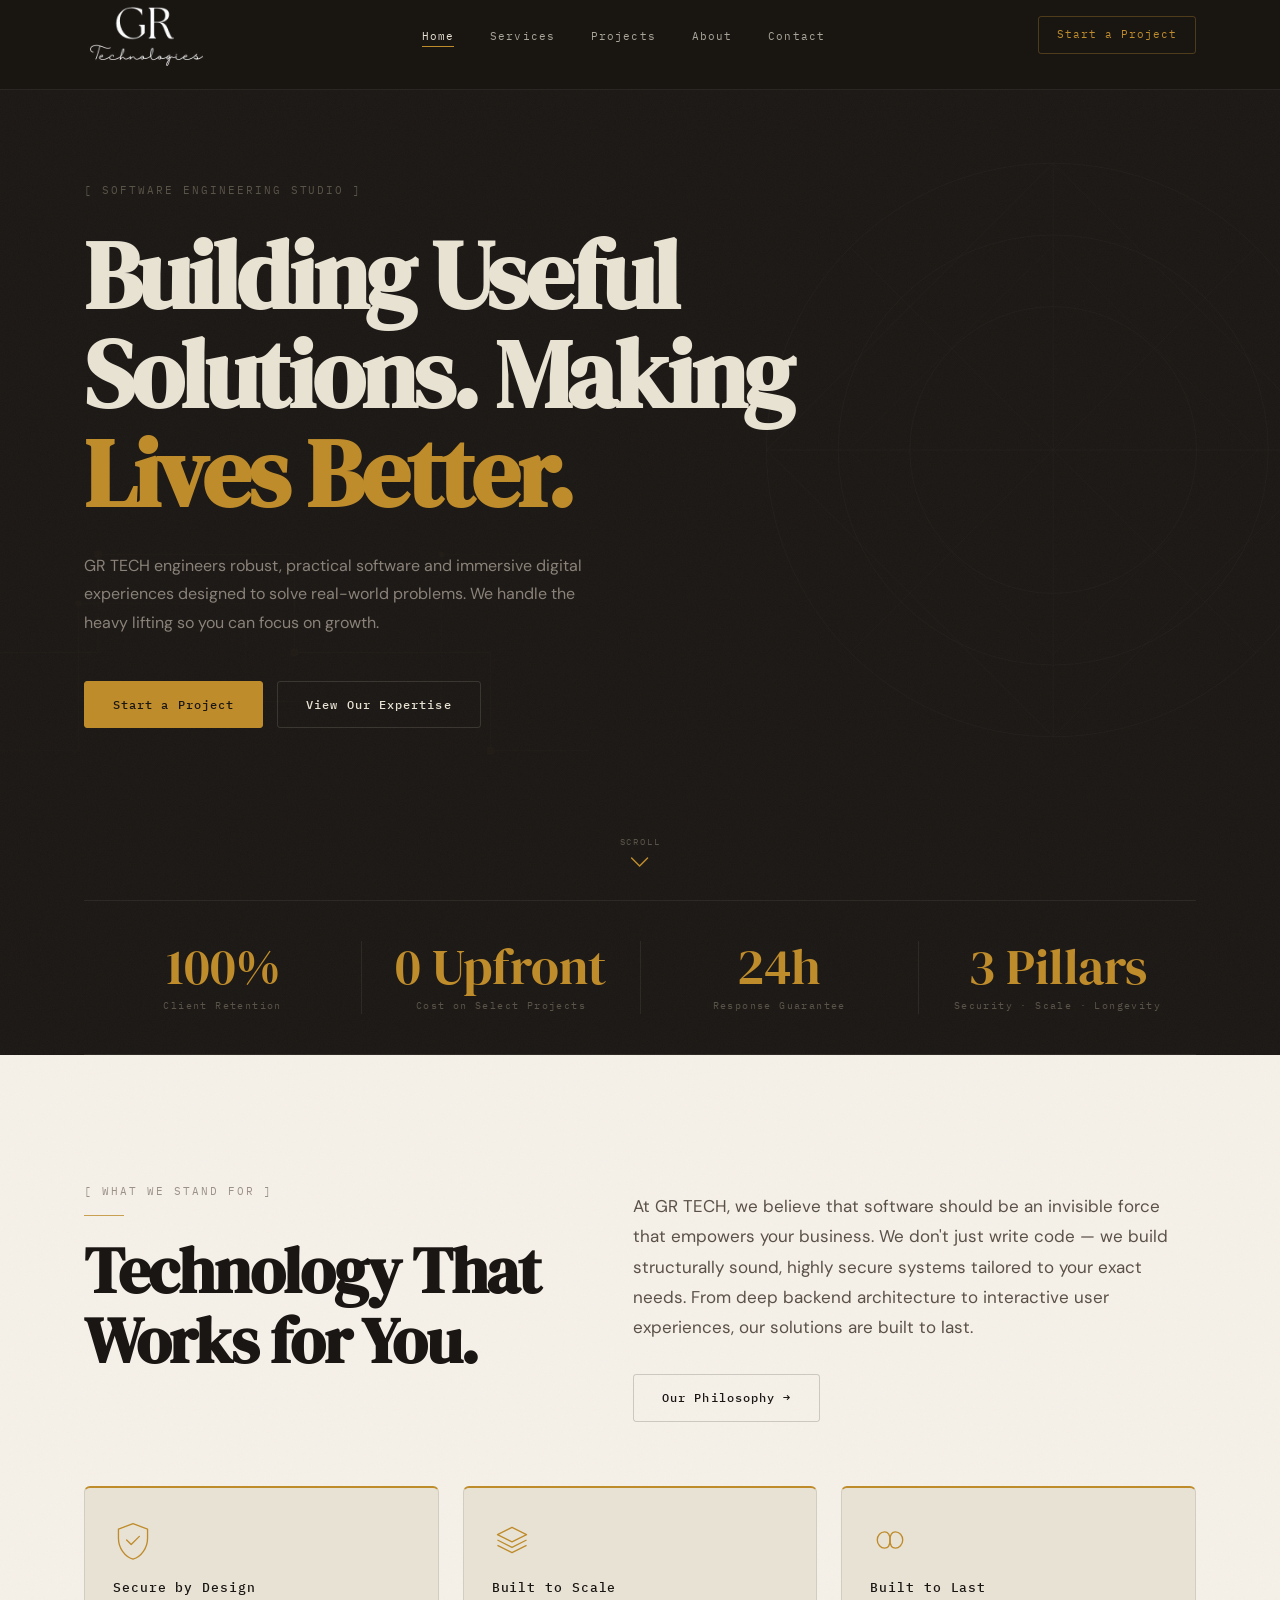
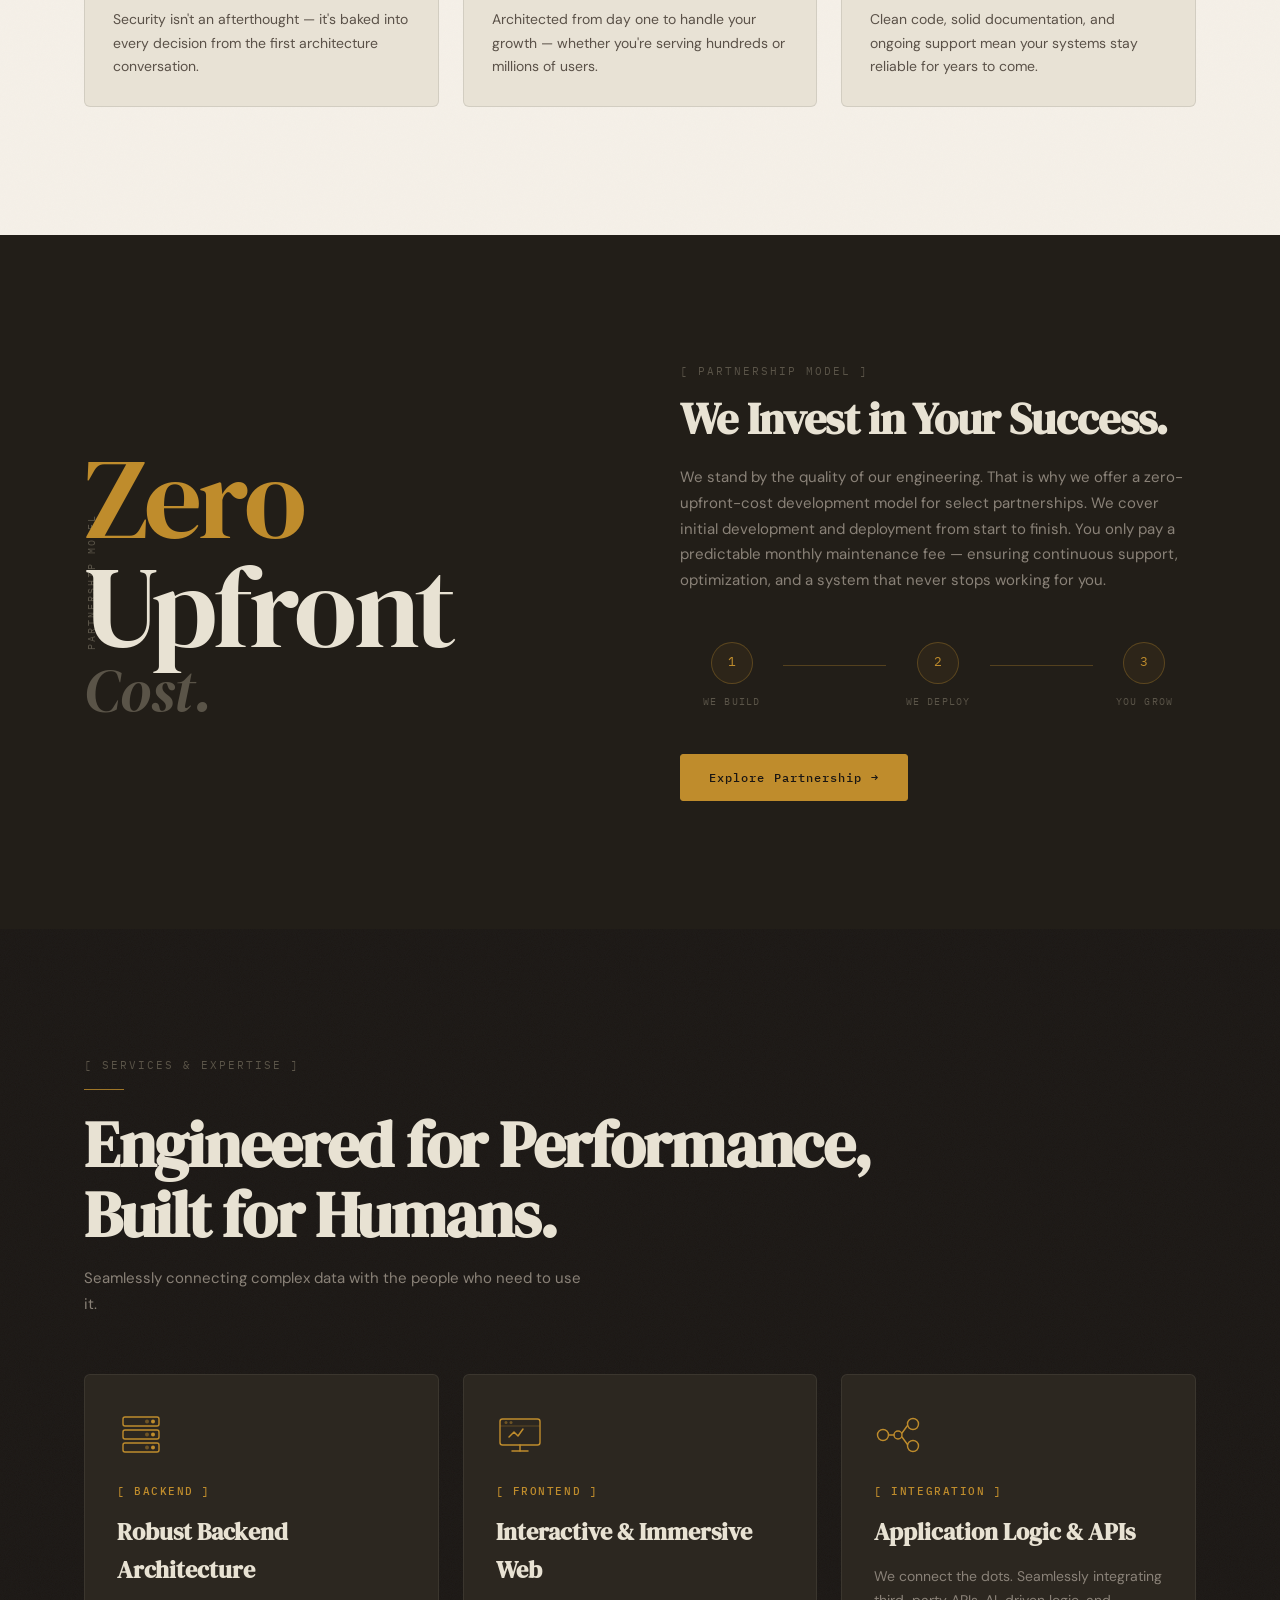
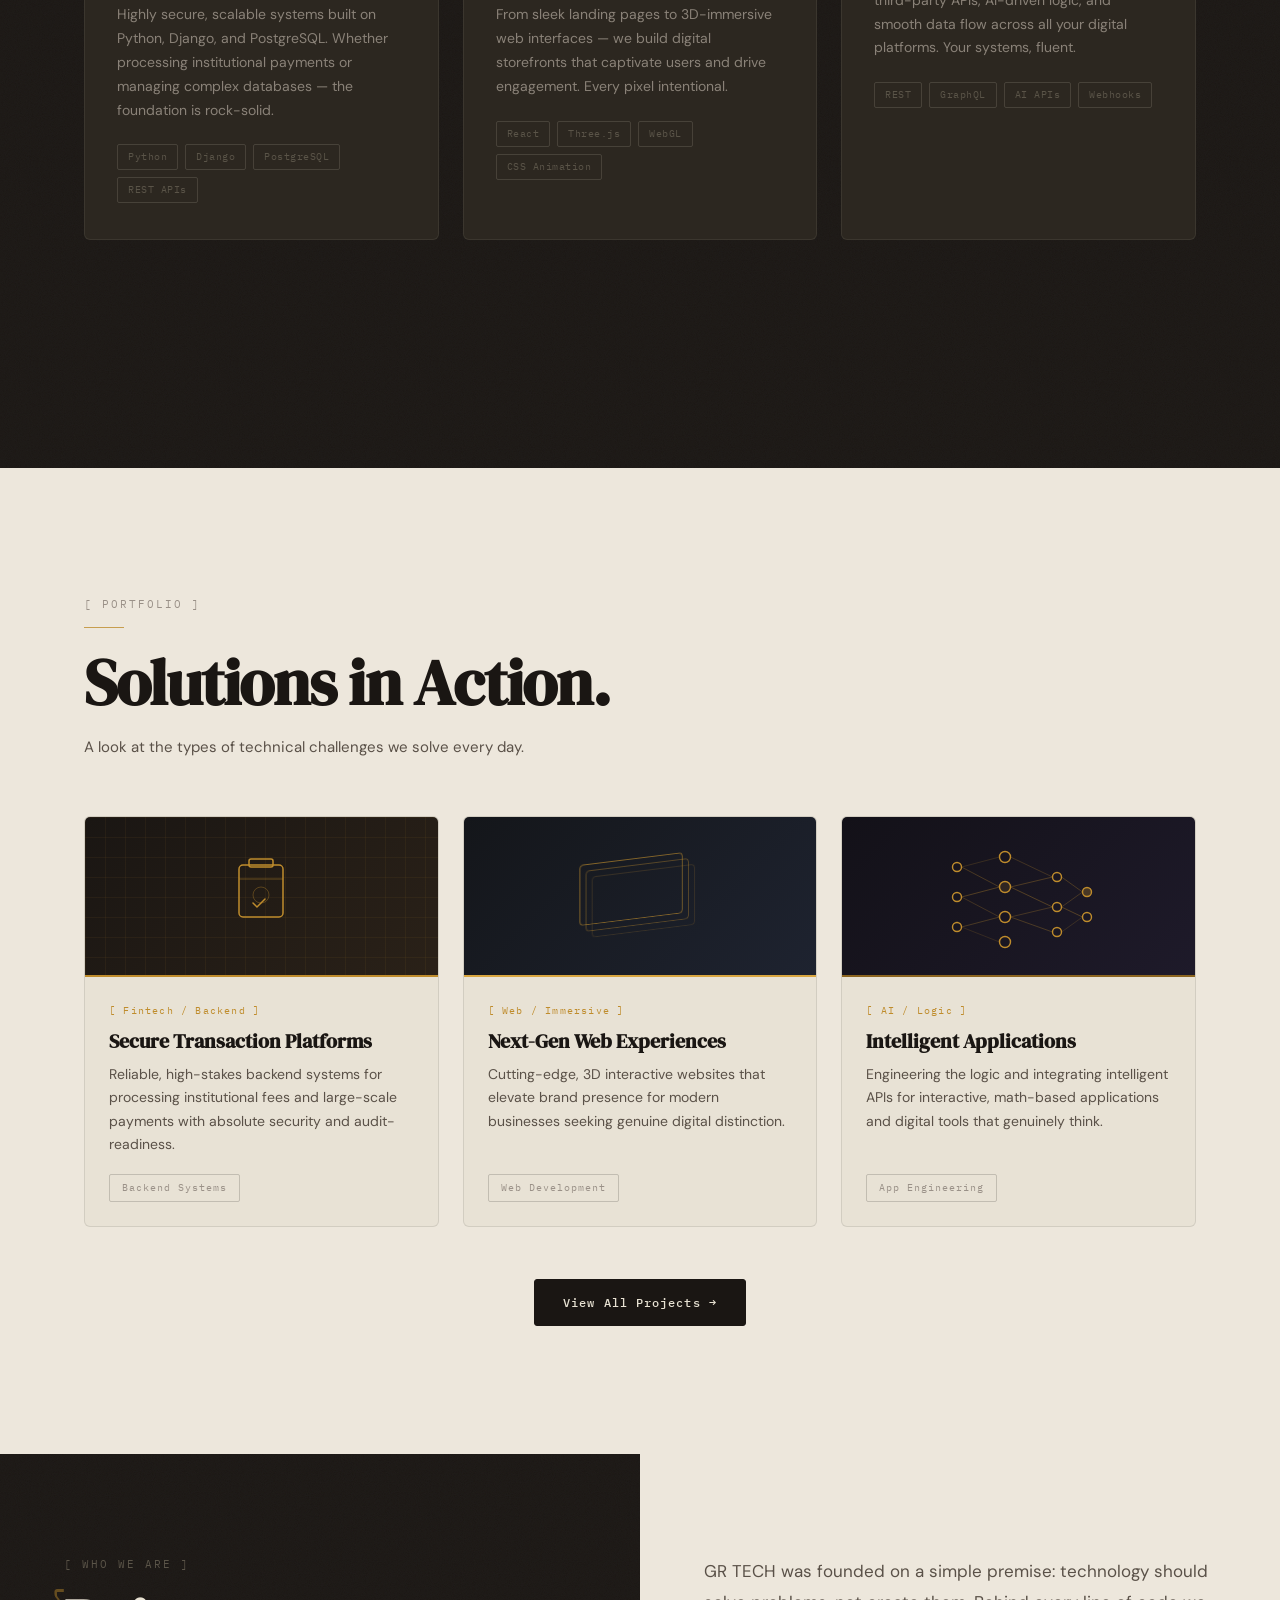
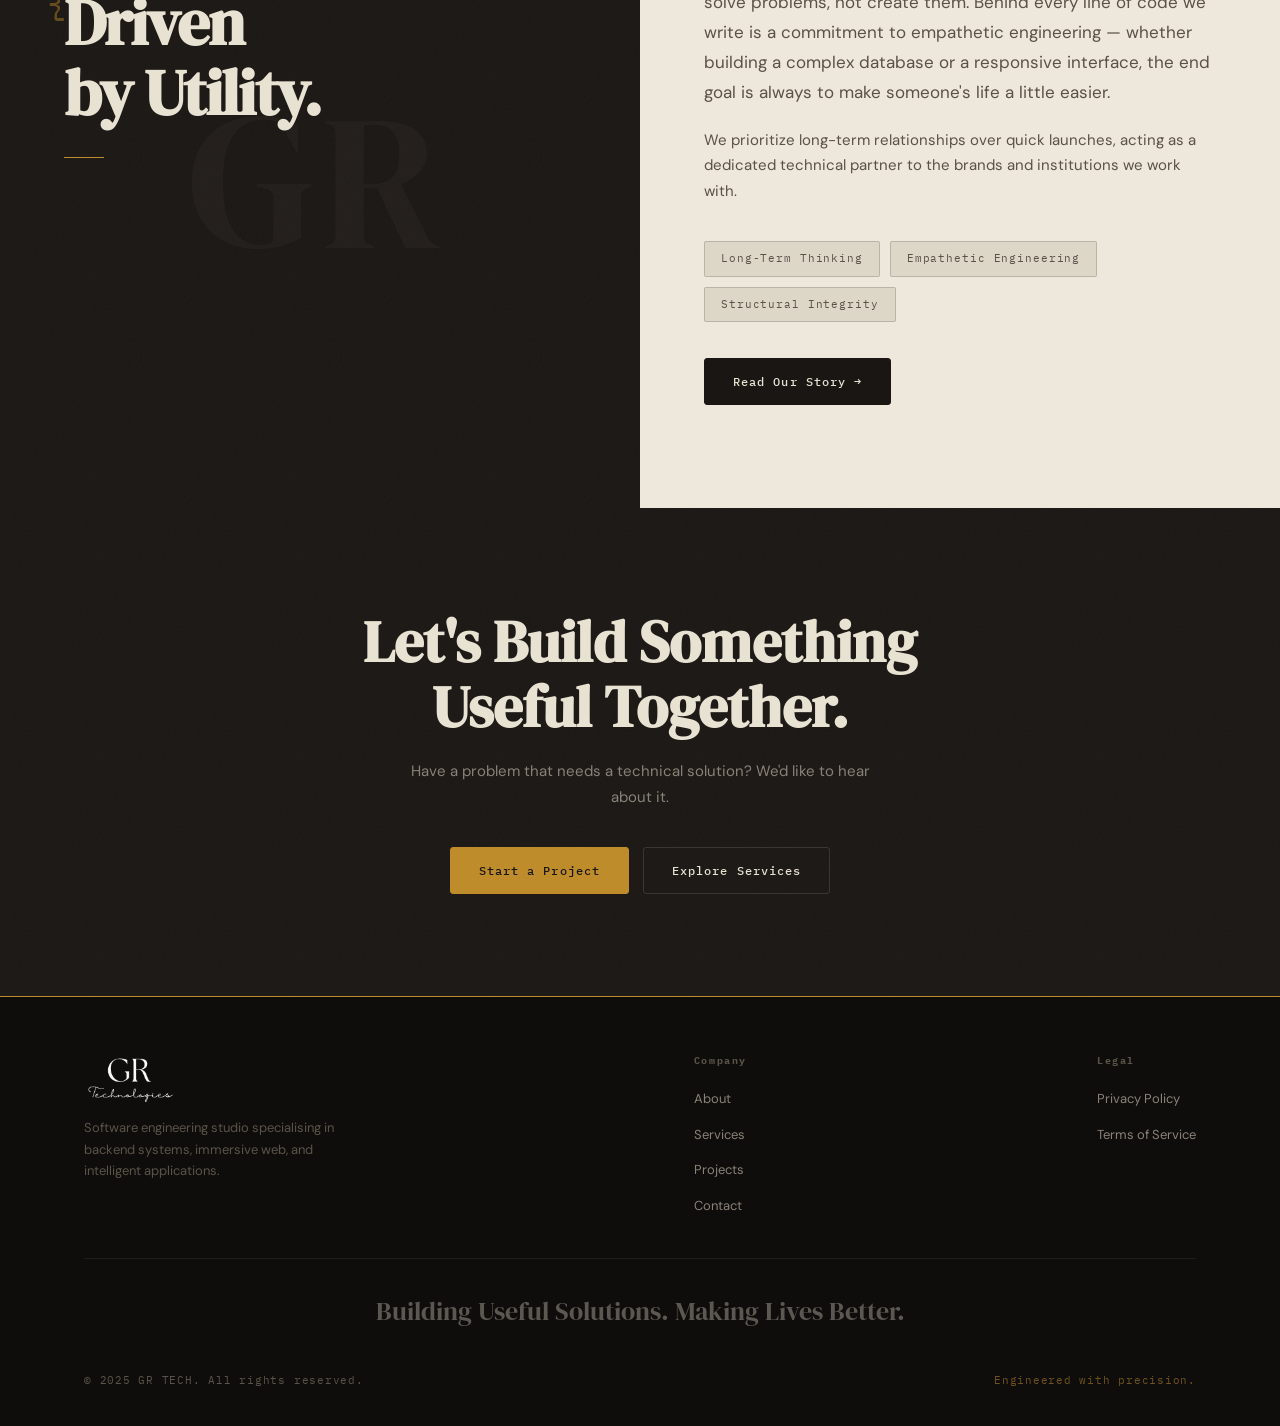
<file: index.html>
<!DOCTYPE html>
<html lang="en">
<head>
  <meta charset="UTF-8" />
  <meta name="google-site-verification" content="d22xCQhuLej5RjD-SYoI7-EH4qLDkn1jY21Nh2vL4jA" />
  <meta name="viewport" content="width=device-width, initial-scale=1.0" />
  <title>GR TECH — Software Engineering Studio</title>
  <meta name="description" content="GR TECH engineers robust, practical software and immersive digital experiences designed to solve real-world problems." />
  <link rel="preconnect" href="https://fonts.googleapis.com" />
  <link rel="preconnect" href="https://fonts.gstatic.com" crossorigin />
  <link href="https://fonts.googleapis.com/css2?family=DM+Serif+Display:ital@0;1&family=IBM+Plex+Mono:wght@300;400;500&family=DM+Sans:ital,opsz,wght@0,9..40,300;0,9..40,400;0,9..40,500;0,9..40,600;1,9..40,300&display=swap" rel="stylesheet" />
  <link rel="stylesheet" href="css/style.css?v=6" />

  <link rel="canonical" href="https://www.grtechhq.com/" />

  <meta property="og:type" content="website" />
  <meta property="og:site_name" content="GR TECH" />
  <meta property="og:url" content="https://www.grtechhq.com/" />
  <meta property="og:title" content="GR TECH — Software Engineering Studio" />
  <meta property="og:description" content="GR TECH engineers robust, practical software and immersive digital experiences designed to solve real-world problems." />
  <meta property="og:image" content="https://www.grtechhq.com/assets/grtech-logo.png" />

  <meta name="twitter:card" content="summary_large_image" />
  <meta name="twitter:title" content="GR TECH — Software Engineering Studio" />
  <meta name="twitter:description" content="GR TECH engineers robust, practical software and immersive digital experiences designed to solve real-world problems." />
  <meta name="twitter:image" content="https://www.grtechhq.com/assets/grtech-logo.png" />

  <script type="application/ld+json">
  {
    "@context": "https://schema.org",
    "@type": "ProfessionalService",
    "name": "GR TECH",
    "url": "https://www.grtechhq.com",
    "logo": "https://www.grtechhq.com/assets/grtech-logo.png",
    "description": "GR TECH engineers robust, practical software and immersive digital experiences designed to solve real-world problems.",
    "serviceType": ["Software Engineering", "Backend Development", "Web Development", "API Integration"],
    "areaServed": "Worldwide",
    "priceRange": "Contact for pricing"
  }
  </script>

  <style>
    /* ── Page-specific overrides ── */

    /* Project visual areas on the light proj-cards */
    .pv-dark { background: linear-gradient(135deg, #1A1613 0%, #2A2118 100%); }
    .pv-dark-b { background: linear-gradient(135deg, #14161A 0%, #1E2330 100%); }
    .pv-dark-c { background: linear-gradient(135deg, #131118 0%, #1E1A2A 100%); }

    /* Fintech grid overlay */
    .pv-grid-overlay {
      position: absolute; inset: 0;
      background-image:
        linear-gradient(rgba(191,140,44,0.07) 1px, transparent 1px),
        linear-gradient(90deg, rgba(191,140,44,0.07) 1px, transparent 1px);
      background-size: 20px 20px;
    }

    /* 3D layer animation */
    .pv-layers {
      position: relative;
      width: 110px; height: 65px;
      transform-style: preserve-3d;
      transform: rotateX(20deg) rotateY(-20deg);
      animation: layerFloat 6s ease-in-out infinite;
    }
    @keyframes layerFloat {
      0%,100% { transform: rotateX(20deg) rotateY(-20deg) translateY(0); }
      50%      { transform: rotateX(20deg) rotateY(-20deg) translateY(-8px); }
    }
    .pv-layer {
      position: absolute; width: 100%; height: 100%;
      border: 1.5px solid; border-radius: 4px;
    }
    .pv-layer:nth-child(1) { border-color: rgba(191,140,44,0.65); transform: translateZ(26px); }
    .pv-layer:nth-child(2) { border-color: rgba(191,140,44,0.38); transform: translateZ(8px); }
    .pv-layer:nth-child(3) { border-color: rgba(191,140,44,0.18); transform: translateZ(-10px); }

    /* About teaser bracket */
    .about-bracket {
      font-family: 'IBM Plex Mono', monospace;
      font-size: 36px;
      color: var(--gold);
      opacity: 0.45;
      position: absolute;
      top: -14px; left: -18px;
    }

    /* Hero geometric SVG */
    .hero-geo {
      position: absolute;
      right: -80px; top: 50%;
      transform: translateY(-50%);
      width: clamp(360px, 48vw, 700px);
      height: clamp(360px, 48vw, 700px);
      opacity: 0.042;
      animation: geoRotate 90s linear infinite;
      pointer-events: none;
    }
    @keyframes geoRotate {
      from { transform: translateY(-50%) rotate(0deg); }
      to   { transform: translateY(-50%) rotate(360deg); }
    }

    /* Hero circuit traces */
    .hero-circuit {
      position: absolute;
      left: 0; bottom: 0;
      width: 46%; height: 55%;
      opacity: 0.022;
      pointer-events: none;
    }
  </style>
</head>
<body>

  <!-- ============================================================
       NAVIGATION
  ============================================================ -->
  <header id="nav" role="banner">
    <div class="container">
      <nav class="nav-inner" aria-label="Main navigation">

        <a href="/" class="nav-logo" aria-label="GR TECH — home">
          <img class="nav-logo-mark" src="assets/grtech-logo.png" alt="GR Technologies" style="height:70px;width:auto;display:block;" />
        </a>

        <ul class="nav-links" role="list">
          <li><a href="#home"     data-section="home">Home</a></li>
          <li><a href="/services">Services</a></li>
          <li><a href="/projects">Projects</a></li>
          <li><a href="/about">About</a></li>
          <li><a href="/contact">Contact</a></li>
        </ul>

        <div class="nav-right">
          <a href="/contact" class="btn-nav">Start a Project</a>
          <button class="hamburger" id="hamburger" aria-label="Toggle menu" aria-expanded="false" aria-controls="mobile-menu">
            <span></span><span></span><span></span>
          </button>
        </div>

      </nav>
    </div>
  </header>

  <!-- Mobile menu -->
  <div class="mobile-menu" id="mobile-menu" role="dialog" aria-label="Mobile navigation">
    <a href="#home"         class="mobile-link">Home</a>
    <a href="/services" class="mobile-link">Services</a>
    <a href="/projects" class="mobile-link">Projects</a>
    <a href="/about"    class="mobile-link">About</a>
    <a href="/contact"  class="mobile-link">Contact</a>
    <a href="/contact"  class="btn btn-gold" style="margin-top:8px;">Start a Project</a>
  </div>


  <main>

    <!-- ============================================================
         HERO
    ============================================================ -->
    <section id="home" class="panel-hero home-hero" aria-label="Hero">

      <!-- Geometric decoration -->
      <svg class="hero-geo" viewBox="0 0 600 600" fill="none" xmlns="http://www.w3.org/2000/svg" aria-hidden="true">
        <circle cx="300" cy="300" r="280" stroke="white" stroke-width="0.5"/>
        <circle cx="300" cy="300" r="210" stroke="white" stroke-width="0.5"/>
        <circle cx="300" cy="300" r="140" stroke="white" stroke-width="0.5"/>
        <line x1="300" y1="20"  x2="300" y2="580" stroke="white" stroke-width="0.4"/>
        <line x1="20"  y1="300" x2="580" y2="300" stroke="white" stroke-width="0.4"/>
        <line x1="102" y1="102" x2="498" y2="498" stroke="white" stroke-width="0.4"/>
        <line x1="498" y1="102" x2="102" y2="498" stroke="white" stroke-width="0.4"/>
        <polygon points="300,20 580,300 300,580 20,300"  stroke="white" stroke-width="0.4" fill="none"/>
        <polygon points="300,100 500,300 300,500 100,300" stroke="white" stroke-width="0.25" fill="none"/>
      </svg>

      <!-- Circuit traces -->
      <svg class="hero-circuit" viewBox="0 0 600 400" fill="none" xmlns="http://www.w3.org/2000/svg" aria-hidden="true">
        <path d="M0 200 H100 V100 H300 V200 H500 V300 H600" stroke="#BF8C2C" stroke-width="1"/>
        <path d="M0 300 H80 V150 H250 V250 H450 V100 H600" stroke="#BF8C2C" stroke-width="0.7"/>
        <circle cx="100" cy="100" r="4" fill="#BF8C2C"/>
        <circle cx="300" cy="200" r="4" fill="#BF8C2C"/>
        <circle cx="500" cy="300" r="4" fill="#BF8C2C"/>
        <circle cx="80"  cy="150" r="3" fill="#BF8C2C"/>
        <circle cx="250" cy="250" r="3" fill="#BF8C2C"/>
        <circle cx="450" cy="100" r="3" fill="#BF8C2C"/>
      </svg>

      <div class="container">
        <div class="home-hero-content">

          <p class="eyebrow-inv hero-mono-label fade-up">[ SOFTWARE ENGINEERING STUDIO ]</p>

          <h1 class="hero-h1 fade-up">
            Building Useful<br>Solutions. Making<br>
            <span class="gd">Lives Better.</span>
          </h1>

          <p class="hero-sub fade-up">
            GR TECH engineers robust, practical software and immersive digital experiences designed to solve real-world problems. We handle the heavy lifting so you can focus on growth.
          </p>

          <div class="hero-ctas fade-up">
            <a href="/contact"  class="btn btn-gold">Start a Project</a>
            <a href="/services" class="btn btn-outline-dark">View Our Expertise</a>
          </div>

        </div>
      </div>

      <!-- Scroll indicator -->
      <div class="scroll-ind" aria-hidden="true">
        <span class="scroll-ind-label">SCROLL</span>
        <svg class="scroll-chevron" width="18" height="11" viewBox="0 0 18 11" fill="none">
          <path d="M1 1l8 8 8-8" stroke="#BF8C2C" stroke-width="1.5" stroke-linecap="round"/>
        </svg>
      </div>

    </section>


    <!-- ============================================================
         STATS BAR
    ============================================================ -->
    <div class="panel-dark" aria-label="At a Glance">
      <div class="container">
        <div class="stat-bar">
          <div class="stat-bar-inner stagger">
            <div class="stat-item">
              <span class="stat-num" data-target="100" data-suffix="%">100%</span>
              <span class="stat-label">Client Retention</span>
            </div>
            <div class="stat-item">
              <span class="stat-num" data-target="0" data-suffix=" Upfront">0 Upfront</span>
              <span class="stat-label">Cost on Select Projects</span>
            </div>
            <div class="stat-item">
              <span class="stat-num" data-target="24" data-suffix="h">24h</span>
              <span class="stat-label">Response Guarantee</span>
            </div>
            <div class="stat-item">
              <span class="stat-num" data-target="3" data-suffix=" Pillars">3 Pillars</span>
              <span class="stat-label">Security · Scale · Longevity</span>
            </div>
          </div>
        </div>
      </div>
    </div>


    <!-- ============================================================
         VALUE PROPOSITION
    ============================================================ -->
    <section id="value" class="panel-light section-pad" aria-label="Value Proposition">
      <div class="container">

        <div class="grid-2-asym" style="margin-bottom:64px; align-items:start;">
          <div class="fade-up" style="position:sticky; top:100px;">
            <p class="eyebrow">[ What We Stand For ]</p>
            <div class="rule" style="margin-top:14px;"></div>
            <h2 class="display-lg" style="margin-top:0;">Technology That<br>Works for You.</h2>
          </div>
          <div class="fade-up" style="padding-top:8px;">
            <p class="body-lg text-mid">
              At GR TECH, we believe that software should be an invisible force that empowers your business. We don't just write code — we build structurally sound, highly secure systems tailored to your exact needs. From deep backend architecture to interactive user experiences, our solutions are built to last.
            </p>
            <a href="/about" class="btn btn-outline-lt" style="margin-top:32px;">Our Philosophy →</a>
          </div>
        </div>

        <div class="grid-3 stagger">

          <!-- Card 1 -->
          <article class="val-card fade-up" aria-label="Secure by Design">
            <div class="val-card-icon" aria-hidden="true">
              <svg viewBox="0 0 44 44" fill="none" width="40" height="40">
                <path d="M22 4L6 10v10c0 10.5 6.8 20.3 16 23 9.2-2.7 16-12.5 16-23V10L22 4z" stroke="currentColor" stroke-width="1.5" stroke-linejoin="round"/>
                <path d="M15 22l5 5 9-9" stroke="currentColor" stroke-width="1.5" stroke-linecap="round" stroke-linejoin="round"/>
              </svg>
            </div>
            <h3>Secure by Design</h3>
            <p>Security isn't an afterthought — it's baked into every decision from the first architecture conversation.</p>
          </article>

          <!-- Card 2 -->
          <article class="val-card fade-up" aria-label="Built to Scale">
            <div class="val-card-icon" aria-hidden="true">
              <svg viewBox="0 0 44 44" fill="none" width="40" height="40">
                <path d="M6 16l16 8 16-8L22 8 6 16z" stroke="currentColor" stroke-width="1.5" stroke-linejoin="round"/>
                <path d="M6 22l16 8 16-8"  stroke="currentColor" stroke-width="1.5" stroke-linejoin="round"/>
                <path d="M6 28l16 8 16-8"  stroke="currentColor" stroke-width="1.5" stroke-linejoin="round"/>
              </svg>
            </div>
            <h3>Built to Scale</h3>
            <p>Architected from day one to handle your growth — whether you're serving hundreds or millions of users.</p>
          </article>

          <!-- Card 3 -->
          <article class="val-card fade-up" aria-label="Built to Last">
            <div class="val-card-icon" aria-hidden="true">
              <svg viewBox="0 0 44 44" fill="none" width="40" height="40">
                <path d="M8 22c0-5 3.6-9 8-9s6 3 6 9-2 9-6 9-8-4-8-9z"  stroke="currentColor" stroke-width="1.5"/>
                <path d="M36 22c0-5-3.6-9-8-9s-6 3-6 9 2 9 6 9 8-4 8-9z" stroke="currentColor" stroke-width="1.5"/>
              </svg>
            </div>
            <h3>Built to Last</h3>
            <p>Clean code, solid documentation, and ongoing support mean your systems stay reliable for years to come.</p>
          </article>

        </div>
      </div>
    </section>


    <!-- ============================================================
         PARTNERSHIP MODEL
    ============================================================ -->
    <section id="partnership" class="panel-dark-alt section-pad" style="position:relative; overflow:hidden;" aria-label="Partnership Model">
      <span class="partnership-vert-label" aria-hidden="true">PARTNERSHIP MODEL</span>

      <div class="container">
        <div class="grid-2" style="gap:80px;">

          <!-- Left: big type -->
          <div class="fade-up">
            <div class="partnership-big">
              <span class="gd">Zero</span>
              <span>Upfront</span>
              <span class="dm">Cost.</span>
            </div>
          </div>

          <!-- Right: copy + steps -->
          <div>
            <p class="eyebrow-inv fade-up">[ Partnership Model ]</p>
            <h2 class="display-md fade-up" style="color:var(--text-inv); margin-top:14px; margin-bottom:20px;">We Invest in Your Success.</h2>
            <p class="body-md text-inv-mid fade-up" style="margin-bottom:48px;">
              We stand by the quality of our engineering. That is why we offer a zero-upfront-cost development model for select partnerships. We cover initial development and deployment from start to finish. You only pay a predictable monthly maintenance fee — ensuring continuous support, optimization, and a system that never stops working for you.
            </p>

            <div class="steps stagger" aria-label="Three-step process">
              <div class="step">
                <div class="step-num" aria-hidden="true">1</div>
                <span class="step-txt">WE BUILD</span>
              </div>
              <div class="step-line" aria-hidden="true"></div>
              <div class="step">
                <div class="step-num" aria-hidden="true">2</div>
                <span class="step-txt">WE DEPLOY</span>
              </div>
              <div class="step-line" aria-hidden="true"></div>
              <div class="step">
                <div class="step-num" aria-hidden="true">3</div>
                <span class="step-txt">YOU GROW</span>
              </div>
            </div>

            <a href="/contact" class="btn btn-gold fade-up" style="margin-top:44px;">Explore Partnership →</a>
          </div>

        </div>
      </div>
    </section>


    <!-- ============================================================
         SERVICES PREVIEW
    ============================================================ -->
    <section id="services" class="panel-dark section-pad" aria-label="Services">
      <div class="container">

        <header class="section-header fade-up">
          <p class="eyebrow-inv">[ Services & Expertise ]</p>
          <div class="rule"></div>
          <h2 class="display-lg" style="color:var(--text-inv);">Engineered for Performance,<br>Built for Humans.</h2>
          <p class="body-md text-inv-mid" style="margin-top:16px; max-width:500px;">
            Seamlessly connecting complex data with the people who need to use it.
          </p>
        </header>

        <div class="grid-3 stagger">

          <!-- Backend -->
          <article class="svc-card fade-up" aria-label="Robust Backend Architecture">
            <div class="svc-icon" aria-hidden="true">
              <svg viewBox="0 0 48 48" fill="none" width="48" height="48">
                <rect x="6" y="6"  width="36" height="9" rx="2" stroke="currentColor" stroke-width="1.4"/>
                <rect x="6" y="19" width="36" height="9" rx="2" stroke="currentColor" stroke-width="1.4"/>
                <rect x="6" y="32" width="36" height="9" rx="2" stroke="currentColor" stroke-width="1.4"/>
                <circle cx="36" cy="10.5" r="2" fill="currentColor"/>
                <circle cx="36" cy="23.5" r="2" fill="currentColor"/>
                <circle cx="36" cy="36.5" r="2" fill="currentColor"/>
                <circle cx="30" cy="10.5" r="2" fill="currentColor" opacity="0.45"/>
                <circle cx="30" cy="23.5" r="2" fill="currentColor" opacity="0.45"/>
                <circle cx="30" cy="36.5" r="2" fill="currentColor" opacity="0.45"/>
              </svg>
            </div>
            <span class="label-gold svc-tag">[ Backend ]</span>
            <h3>Robust Backend Architecture</h3>
            <p>Highly secure, scalable systems built on Python, Django, and PostgreSQL. Whether processing institutional payments or managing complex databases — the foundation is rock-solid.</p>
            <div class="tech-tags" role="list">
              <span class="tech-tag" role="listitem">Python</span>
              <span class="tech-tag" role="listitem">Django</span>
              <span class="tech-tag" role="listitem">PostgreSQL</span>
              <span class="tech-tag" role="listitem">REST APIs</span>
            </div>
          </article>

          <!-- Frontend -->
          <article class="svc-card fade-up" aria-label="Interactive Web Development">
            <div class="svc-icon" aria-hidden="true">
              <svg viewBox="0 0 48 48" fill="none" width="48" height="48">
                <rect x="4" y="8" width="40" height="26" rx="2.5" stroke="currentColor" stroke-width="1.4"/>
                <path d="M4 15h40" stroke="currentColor" stroke-width="1" opacity="0.35"/>
                <circle cx="10" cy="11.5" r="1.5" fill="currentColor" opacity="0.45"/>
                <circle cx="15" cy="11.5" r="1.5" fill="currentColor" opacity="0.45"/>
                <path d="M13 26l5-5 4 4 5-7" stroke="currentColor" stroke-width="1.5" stroke-linecap="round" stroke-linejoin="round"/>
                <path d="M16 40h16" stroke="currentColor" stroke-width="1.5" stroke-linecap="round"/>
                <path d="M24 34v6" stroke="currentColor" stroke-width="1.5" stroke-linecap="round"/>
              </svg>
            </div>
            <span class="label-gold svc-tag">[ Frontend ]</span>
            <h3>Interactive &amp; Immersive Web</h3>
            <p>From sleek landing pages to 3D-immersive web interfaces — we build digital storefronts that captivate users and drive engagement. Every pixel intentional.</p>
            <div class="tech-tags" role="list">
              <span class="tech-tag" role="listitem">React</span>
              <span class="tech-tag" role="listitem">Three.js</span>
              <span class="tech-tag" role="listitem">WebGL</span>
              <span class="tech-tag" role="listitem">CSS Animation</span>
            </div>
          </article>

          <!-- Integration -->
          <article class="svc-card fade-up" aria-label="API Integration">
            <div class="svc-icon" aria-hidden="true">
              <svg viewBox="0 0 48 48" fill="none" width="48" height="48">
                <circle cx="9"  cy="24" r="5.5" stroke="currentColor" stroke-width="1.4"/>
                <circle cx="39" cy="13" r="5.5" stroke="currentColor" stroke-width="1.4"/>
                <circle cx="39" cy="35" r="5.5" stroke="currentColor" stroke-width="1.4"/>
                <circle cx="24" cy="24" r="4"   stroke="currentColor" stroke-width="1.4"/>
                <path d="M14.5 24h5.5" stroke="currentColor" stroke-width="1.4" stroke-linecap="round"/>
                <path d="M28 22l5.5-7.5" stroke="currentColor" stroke-width="1.4" stroke-linecap="round"/>
                <path d="M28 26l5.5 7.5" stroke="currentColor" stroke-width="1.4" stroke-linecap="round"/>
              </svg>
            </div>
            <span class="label-gold svc-tag">[ Integration ]</span>
            <h3>Application Logic &amp; APIs</h3>
            <p>We connect the dots. Seamlessly integrating third-party APIs, AI-driven logic, and smooth data flow across all your digital platforms. Your systems, fluent.</p>
            <div class="tech-tags" role="list">
              <span class="tech-tag" role="listitem">REST</span>
              <span class="tech-tag" role="listitem">GraphQL</span>
              <span class="tech-tag" role="listitem">AI APIs</span>
              <span class="tech-tag" role="listitem">Webhooks</span>
            </div>
          </article>

        </div>

        <div style="text-align:center; margin-top:52px;">
          <a href="/services" class="btn btn-outline-dark fade-up">See Full Service Details →</a>
        </div>

      </div>
    </section>


    <!-- ============================================================
         PROJECTS PREVIEW
    ============================================================ -->
    <section id="projects" class="panel-light-alt section-pad" aria-label="Portfolio">
      <div class="container">

        <header class="section-header fade-up">
          <p class="eyebrow">[ Portfolio ]</p>
          <div class="rule"></div>
          <h2 class="display-lg">Solutions in Action.</h2>
          <p class="body-md text-mid" style="margin-top:16px;">A look at the types of technical challenges we solve every day.</p>
        </header>

        <div class="grid-3 stagger">

          <!-- Project 1: Fintech -->
          <article class="proj-card fade-up" data-cat="backend" aria-label="Secure Transaction Platforms">
            <div class="proj-visual pv-dark" style="position:relative; overflow:hidden;">
              <div class="pv-grid-overlay"></div>
              <div style="position:absolute;inset:0;display:flex;align-items:center;justify-content:center;">
                <svg width="100" height="80" viewBox="0 0 100 80" fill="none">
                  <rect x="28" y="8"  width="44" height="52" rx="4" stroke="#BF8C2C" stroke-width="1.5"/>
                  <path d="M28 22h44" stroke="#BF8C2C" stroke-width="1" opacity="0.45"/>
                  <rect x="38" y="2" width="24" height="8" rx="2" stroke="#BF8C2C" stroke-width="1.5"/>
                  <path d="M42 46l4 4 8-8" stroke="#BF8C2C" stroke-width="1.5" stroke-linecap="round"/>
                  <circle cx="50" cy="38" r="8" stroke="#BF8C2C" stroke-width="1" opacity="0.35"/>
                </svg>
              </div>
              <div class="proj-accent-bar" style="background:var(--gold);"></div>
            </div>
            <div class="proj-body">
              <span class="proj-tag">[ Fintech / Backend ]</span>
              <h3>Secure Transaction Platforms</h3>
              <p>Reliable, high-stakes backend systems for processing institutional fees and large-scale payments with absolute security and audit-readiness.</p>
              <span class="proj-pill">Backend Systems</span>
            </div>
          </article>

          <!-- Project 2: Web 3D -->
          <article class="proj-card fade-up" data-cat="web" aria-label="Next-Gen Web Experiences">
            <div class="proj-visual pv-dark-b" style="position:relative; overflow:hidden; perspective:400px;">
              <div style="position:absolute;inset:0;display:flex;align-items:center;justify-content:center;">
                <div class="pv-layers">
                  <div class="pv-layer"></div>
                  <div class="pv-layer"></div>
                  <div class="pv-layer"></div>
                </div>
              </div>
              <div class="proj-accent-bar" style="background:var(--gold-light);"></div>
            </div>
            <div class="proj-body">
              <span class="proj-tag">[ Web / Immersive ]</span>
              <h3>Next-Gen Web Experiences</h3>
              <p>Cutting-edge, 3D interactive websites that elevate brand presence for modern businesses seeking genuine digital distinction.</p>
              <span class="proj-pill">Web Development</span>
            </div>
          </article>

          <!-- Project 3: AI -->
          <article class="proj-card fade-up" data-cat="ai" aria-label="Intelligent Applications">
            <div class="proj-visual pv-dark-c" style="position:relative; overflow:hidden;">
              <div style="position:absolute;inset:0;display:flex;align-items:center;justify-content:center;">
                <svg width="180" height="130" viewBox="0 0 180 130" fill="none">
                  <!-- Layer 1 nodes -->
                  <circle cx="28" cy="35"  r="4.5" stroke="#BF8C2C" stroke-width="1.4"/>
                  <circle cx="28" cy="65"  r="4.5" stroke="#BF8C2C" stroke-width="1.4"/>
                  <circle cx="28" cy="95"  r="4.5" stroke="#BF8C2C" stroke-width="1.4"/>
                  <!-- Layer 2 nodes -->
                  <circle cx="76" cy="25"  r="5.5" stroke="#BF8C2C" stroke-width="1.4"/>
                  <circle cx="76" cy="55"  r="5.5" fill="#BF8C2C" fill-opacity="0.14" stroke="#BF8C2C" stroke-width="1.4"/>
                  <circle cx="76" cy="85"  r="5.5" stroke="#BF8C2C" stroke-width="1.4"/>
                  <circle cx="76" cy="110" r="5.5" stroke="#BF8C2C" stroke-width="1.4"/>
                  <!-- Layer 3 nodes -->
                  <circle cx="128" cy="45" r="4.5" stroke="#BF8C2C" stroke-width="1.4"/>
                  <circle cx="128" cy="75" r="4.5" stroke="#BF8C2C" stroke-width="1.4"/>
                  <circle cx="128" cy="100" r="4.5" stroke="#BF8C2C" stroke-width="1.4"/>
                  <!-- Output -->
                  <circle cx="158" cy="60" r="4.5" fill="#BF8C2C" fill-opacity="0.28" stroke="#BF8C2C" stroke-width="1.4"/>
                  <circle cx="158" cy="85" r="4.5" stroke="#BF8C2C" stroke-width="1.4"/>
                  <!-- Connections 1→2 -->
                  <line x1="32.5" y1="35"  x2="70.5" y2="25"  stroke="#BF8C2C" stroke-width="0.5" opacity="0.4"/>
                  <line x1="32.5" y1="35"  x2="70.5" y2="55"  stroke="#BF8C2C" stroke-width="0.5" opacity="0.6"/>
                  <line x1="32.5" y1="65"  x2="70.5" y2="55"  stroke="#BF8C2C" stroke-width="0.5" opacity="0.7"/>
                  <line x1="32.5" y1="65"  x2="70.5" y2="85"  stroke="#BF8C2C" stroke-width="0.5" opacity="0.5"/>
                  <line x1="32.5" y1="95"  x2="70.5" y2="85"  stroke="#BF8C2C" stroke-width="0.5" opacity="0.6"/>
                  <line x1="32.5" y1="95"  x2="70.5" y2="110" stroke="#BF8C2C" stroke-width="0.5" opacity="0.35"/>
                  <!-- Connections 2→3 -->
                  <line x1="81.5" y1="25"  x2="123.5" y2="45"  stroke="#BF8C2C" stroke-width="0.5" opacity="0.5"/>
                  <line x1="81.5" y1="55"  x2="123.5" y2="45"  stroke="#BF8C2C" stroke-width="0.5" opacity="0.65"/>
                  <line x1="81.5" y1="55"  x2="123.5" y2="75"  stroke="#BF8C2C" stroke-width="0.5" opacity="0.7"/>
                  <line x1="81.5" y1="85"  x2="123.5" y2="75"  stroke="#BF8C2C" stroke-width="0.5" opacity="0.55"/>
                  <line x1="81.5" y1="85"  x2="123.5" y2="100" stroke="#BF8C2C" stroke-width="0.5" opacity="0.6"/>
                  <!-- Connections 3→output -->
                  <line x1="132.5" y1="45"  x2="153.5" y2="60"  stroke="#BF8C2C" stroke-width="0.5" opacity="0.6"/>
                  <line x1="132.5" y1="75"  x2="153.5" y2="60"  stroke="#BF8C2C" stroke-width="0.5" opacity="0.55"/>
                  <line x1="132.5" y1="75"  x2="153.5" y2="85"  stroke="#BF8C2C" stroke-width="0.5" opacity="0.7"/>
                  <line x1="132.5" y1="100" x2="153.5" y2="85"  stroke="#BF8C2C" stroke-width="0.5" opacity="0.4"/>
                </svg>
              </div>
              <div class="proj-accent-bar" style="background:var(--gold-dim);"></div>
            </div>
            <div class="proj-body">
              <span class="proj-tag">[ AI / Logic ]</span>
              <h3>Intelligent Applications</h3>
              <p>Engineering the logic and integrating intelligent APIs for interactive, math-based applications and digital tools that genuinely think.</p>
              <span class="proj-pill">App Engineering</span>
            </div>
          </article>

        </div>

        <div style="text-align:center; margin-top:52px;">
          <a href="/projects" class="btn btn-dark fade-up">View All Projects →</a>
        </div>

      </div>
    </section>


    <!-- ============================================================
         ABOUT TEASER (split panel)
    ============================================================ -->
    <section id="about" class="about-teaser" aria-label="About GR TECH">

      <!-- Left dark half -->
      <div class="about-teaser-left panel-dark">
        <div class="about-watermark-inv" aria-hidden="true">GR</div>
        <div style="position:relative; z-index:1;">
          <p class="eyebrow-inv fade-up" style="margin-bottom:14px;">[ Who We Are ]</p>
          <div style="position:relative; display:inline-block;">
            <span class="about-bracket" aria-hidden="true">{</span>
            <h2 class="display-lg fade-up" style="color:var(--text-inv); position:relative;">
              Driven<br>by Utility.
            </h2>
          </div>
          <div class="rule fade-up" style="margin-top:28px;"></div>
        </div>
      </div>

      <!-- Right light half -->
      <div class="about-teaser-right panel-light-alt">
        <div style="position:relative; z-index:1;">
          <p class="body-lg text-mid fade-up">
            GR TECH was founded on a simple premise: technology should solve problems, not create them. Behind every line of code we write is a commitment to empathetic engineering — whether building a complex database or a responsive interface, the end goal is always to make someone's life a little easier.
          </p>
          <p class="body-md text-mid fade-up" style="margin-top:20px; margin-bottom:36px;">
            We prioritize long-term relationships over quick launches, acting as a dedicated technical partner to the brands and institutions we work with.
          </p>
          <div style="display:flex; flex-wrap:wrap; gap:10px; margin-bottom:36px;">
            <span class="philosophy-pill-lt">Long-Term Thinking</span>
            <span class="philosophy-pill-lt">Empathetic Engineering</span>
            <span class="philosophy-pill-lt">Structural Integrity</span>
          </div>
          <a href="/about" class="btn btn-dark fade-up">Read Our Story →</a>
        </div>
      </div>

    </section>


    <!-- ============================================================
         CTA STRIP
    ============================================================ -->
    <div class="panel-dark cta-strip">
      <div class="container">
        <h2 class="fade-up">Let's Build Something<br>Useful Together.</h2>
        <p class="fade-up">Have a problem that needs a technical solution? We'd like to hear about it.</p>
        <div class="cta-btns fade-up">
          <a href="/contact"  class="btn btn-gold">Start a Project</a>
          <a href="/services" class="btn btn-outline-dark">Explore Services</a>
        </div>
      </div>
    </div>

  </main>


  <!-- ============================================================
       FOOTER
  ============================================================ -->
  <footer id="footer" role="contentinfo">
    <div class="container">

      <div class="footer-top">
        <div>
          <a href="/" class="footer-logo" aria-label="GR TECH home">
            <img src="assets/grtech-logo.png" alt="GR Technologies" style="height:52px;width:auto;display:block;" />
          </a>
          <p class="footer-desc">Software engineering studio specialising in backend systems, immersive web, and intelligent applications.</p>
        </div>

        <nav class="footer-col" aria-label="Company">
          <h5>Company</h5>
          <ul>
            <li><a href="/about">About</a></li>
            <li><a href="/services">Services</a></li>
            <li><a href="/projects">Projects</a></li>
            <li><a href="/contact">Contact</a></li>
          </ul>
        </nav>

        <nav class="footer-col" aria-label="Legal">
          <h5>Legal</h5>
          <ul>
            <li><a href="#">Privacy Policy</a></li>
            <li><a href="#">Terms of Service</a></li>
          </ul>
        </nav>
      </div>

      <p class="footer-tagline">Building Useful Solutions. Making Lives Better.</p>

      <div class="footer-bottom">
        <p class="footer-copy">© 2025 GR TECH. All rights reserved.</p>
        <p class="footer-badge">Engineered with precision.</p>
      </div>

    </div>
  </footer>

  <script src="js/main.js"></script>
</body>
</html>
</file>
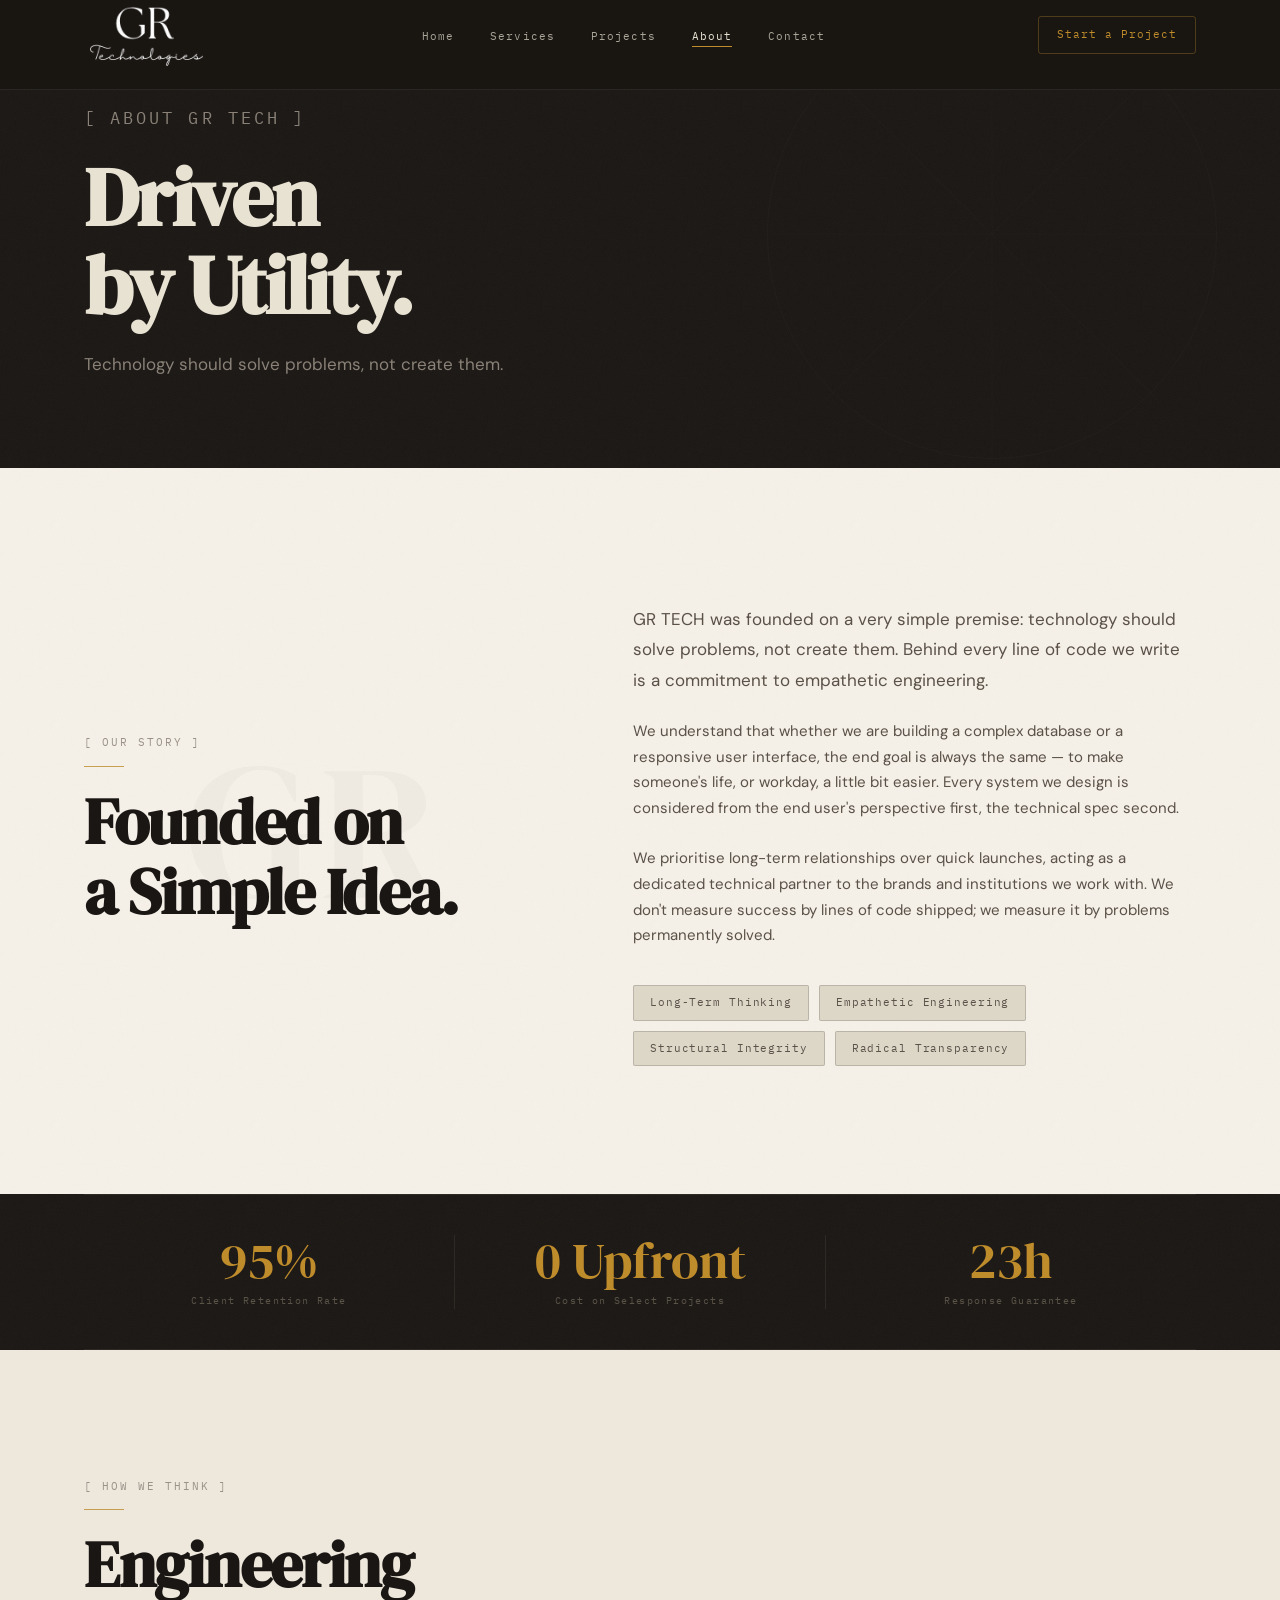
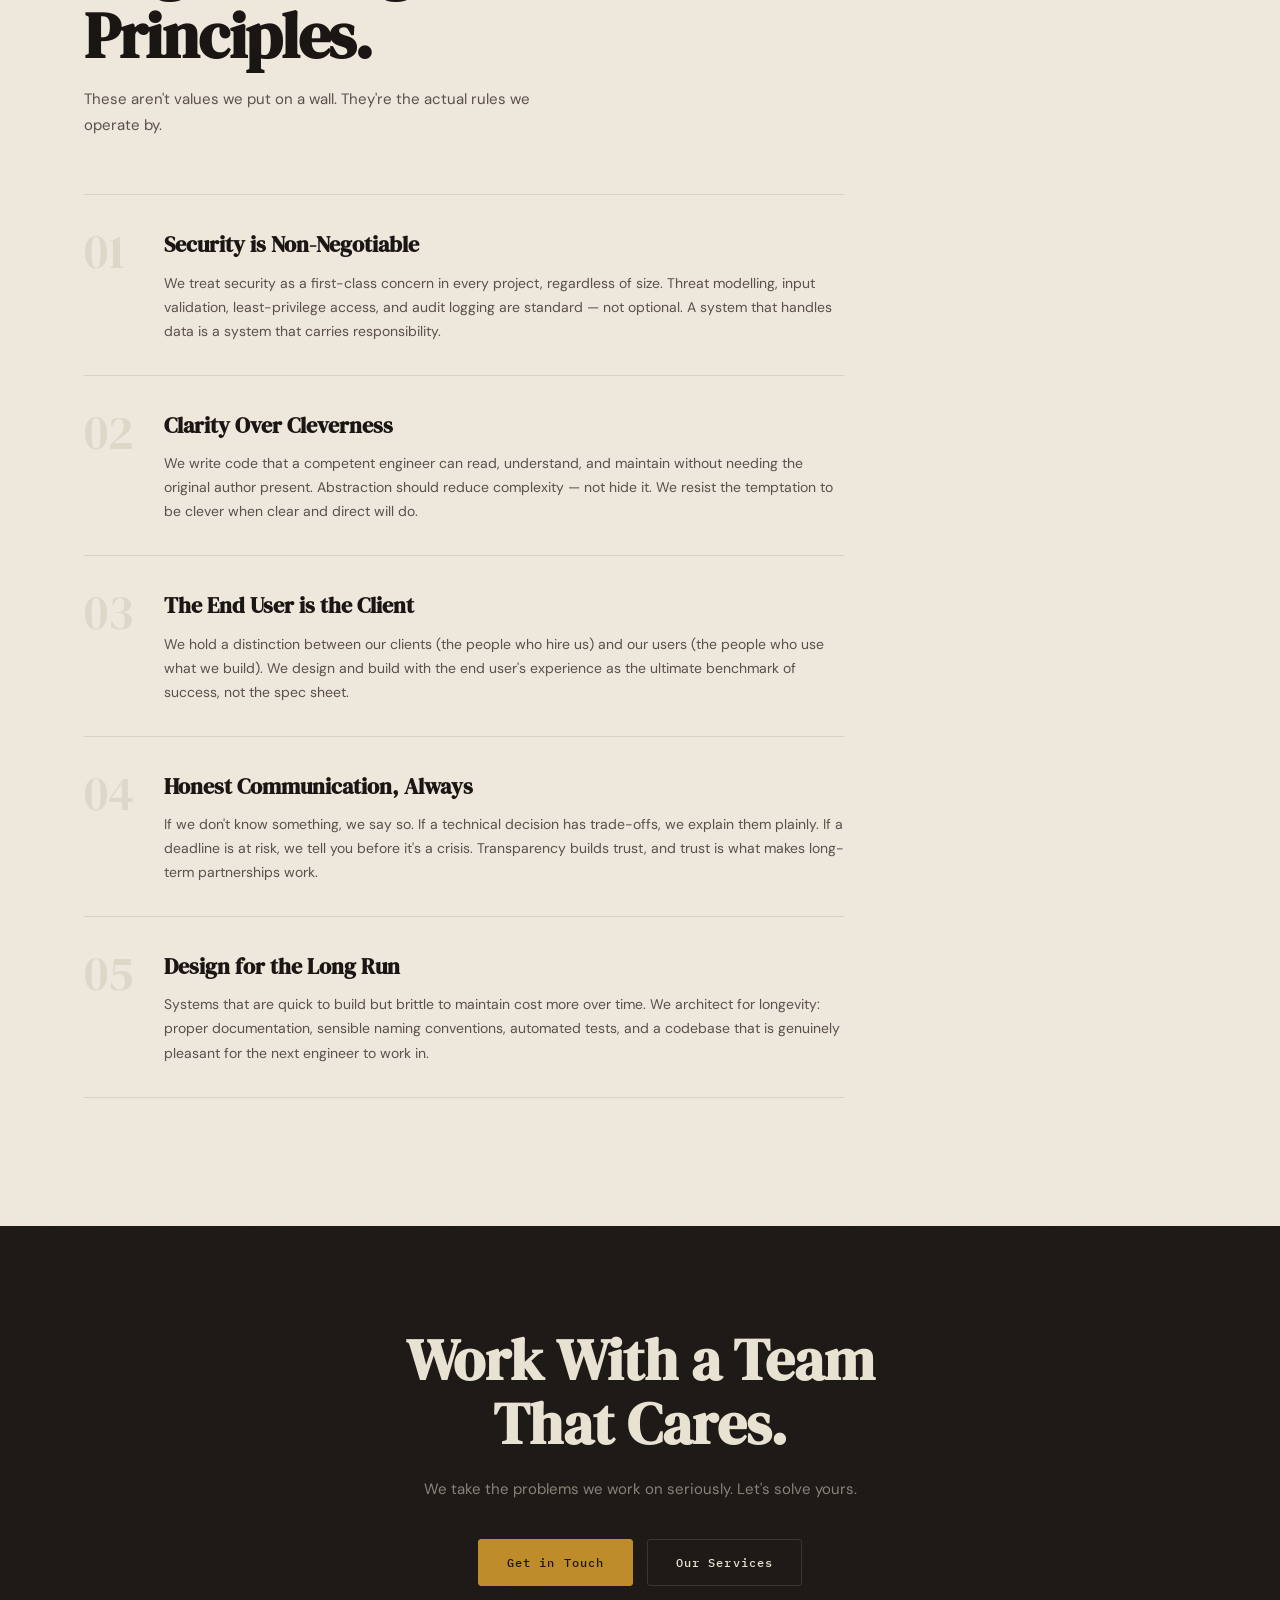
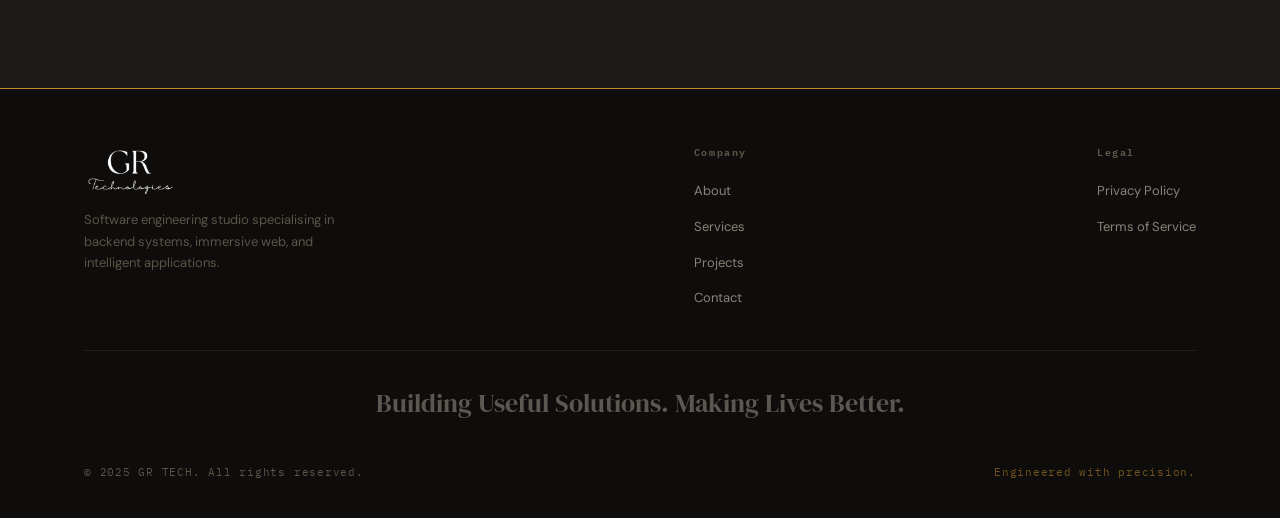
<file: about.html>
<!DOCTYPE html>
<html lang="en">
<head>
  <meta charset="UTF-8" />
  <meta name="google-site-verification" content="d22xCQhuLej5RjD-SYoI7-EH4qLDkn1jY21Nh2vL4jA" />
  <meta name="viewport" content="width=device-width, initial-scale=1.0" />
  <title>About — GR TECH</title>
  <meta name="description" content="GR TECH was founded on one premise: technology should solve problems, not create them. Learn about our philosophy and approach." />
  <link rel="preconnect" href="https://fonts.googleapis.com" />
  <link rel="preconnect" href="https://fonts.gstatic.com" crossorigin />
  <link href="https://fonts.googleapis.com/css2?family=DM+Serif+Display:ital@0;1&family=IBM+Plex+Mono:wght@300;400;500&family=DM+Sans:ital,opsz,wght@0,9..40,300;0,9..40,400;0,9..40,500;0,9..40,600;1,9..40,300&display=swap" rel="stylesheet" />
  <link rel="stylesheet" href="css/style.css?v=6" />

  <link rel="canonical" href="https://www.grtechhq.com/about" />

  <meta property="og:type" content="website" />
  <meta property="og:site_name" content="GR TECH" />
  <meta property="og:url" content="https://www.grtechhq.com/about" />
  <meta property="og:title" content="About — GR TECH" />
  <meta property="og:description" content="GR TECH was founded on one premise: technology should solve problems, not create them. Learn about our philosophy and approach." />
  <meta property="og:image" content="https://www.grtechhq.com/assets/grtech-logo.png" />

  <meta name="twitter:card" content="summary_large_image" />
  <meta name="twitter:title" content="About — GR TECH" />
  <meta name="twitter:description" content="GR TECH was founded on one premise: technology should solve problems, not create them. Learn about our philosophy and approach." />
  <meta name="twitter:image" content="https://www.grtechhq.com/assets/grtech-logo.png" />

  <style>
    .principle-item {
      display: flex;
      gap: 28px;
      align-items: flex-start;
      padding: 32px 0;
      border-top: 1px solid var(--border-lt);
    }
    .principle-item:last-child { border-bottom: 1px solid var(--border-lt); }
    .principle-num {
      font-family: var(--font-display);
      font-size: 48px;
      color: var(--cream-deep);
      line-height: 1;
      flex-shrink: 0;
      width: 52px;
      transition: color var(--ease);
    }
    .principle-item:hover .principle-num { color: var(--gold); }
    .principle-content h3 {
      font-family: var(--font-display);
      font-size: 22px;
      margin-bottom: 8px;
      color: var(--text);
    }
    .principle-content p {
      font-size: 14px;
      line-height: 1.72;
      color: var(--text-mid);
    }
  </style>
</head>
<body>

  <!-- NAV -->
  <header id="nav" role="banner">
    <div class="container">
      <nav class="nav-inner" aria-label="Main navigation">
        <a href="/" class="nav-logo" aria-label="GR TECH — home">
          <img class="nav-logo-mark" src="assets/grtech-logo.png" alt="GR Technologies" style="height:70px;width:auto;display:block;" />
        </a>
        <ul class="nav-links" role="list">
          <li><a href="/">Home</a></li>
          <li><a href="/services">Services</a></li>
          <li><a href="/projects">Projects</a></li>
          <li><a href="/about" class="active">About</a></li>
          <li><a href="/contact">Contact</a></li>
        </ul>
        <div class="nav-right">
          <a href="/contact" class="btn-nav">Start a Project</a>
          <button class="hamburger" id="hamburger" aria-label="Toggle menu" aria-expanded="false" aria-controls="mobile-menu">
            <span></span><span></span><span></span>
          </button>
        </div>
      </nav>
    </div>
  </header>

  <div class="mobile-menu" id="mobile-menu" role="dialog" aria-label="Mobile navigation">
    <a href="/"    class="mobile-link">Home</a>
    <a href="/services" class="mobile-link">Services</a>
    <a href="/projects" class="mobile-link">Projects</a>
    <a href="/about"    class="mobile-link">About</a>
    <a href="/contact"  class="mobile-link">Contact</a>
    <a href="/contact"  class="btn btn-gold" style="margin-top:8px;">Start a Project</a>
  </div>


  <main>

    <!-- PAGE HERO -->
    <section class="panel-hero page-hero" aria-label="About hero">
      <div class="hero-geo-wrap" aria-hidden="true">
        <svg viewBox="0 0 500 500" fill="none" style="width:100%;height:100%;opacity:0.04;">
          <circle cx="250" cy="250" r="240" stroke="white" stroke-width="0.5"/>
          <line x1="250" y1="10"  x2="250" y2="490" stroke="white" stroke-width="0.4"/>
          <line x1="10"  y1="250" x2="490" y2="250" stroke="white" stroke-width="0.4"/>
          <line x1="72"  y1="72"  x2="428" y2="428" stroke="white" stroke-width="0.35"/>
          <line x1="428" y1="72"  x2="72"  y2="428" stroke="white" stroke-width="0.35"/>
        </svg>
      </div>
      <div class="container">
        <div class="page-hero-content">
          <p class="eyebrow-inv fade-up" style="margin-bottom:20px;">[ About GR TECH ]</p>
          <h1 class="fade-up">Driven<br>by Utility.</h1>
          <p class="fade-up" style="margin-top:20px;">
            Technology should solve problems, not create them.
          </p>
        </div>
      </div>
    </section>


    <!-- STORY (light) -->
    <section id="about" class="panel-light section-pad" aria-label="Our Story">
      <div class="container">

        <div class="grid-2-asym">

          <div class="fade-up">
            <div class="about-watermark" aria-hidden="true">GR</div>
            <div style="position:relative; z-index:1;">
              <p class="eyebrow" style="margin-bottom:14px;">[ Our Story ]</p>
              <div class="rule"></div>
              <h2 class="display-lg" style="margin-top:0;">Founded on<br>a Simple Idea.</h2>
            </div>
          </div>

          <div class="fade-up" style="padding-top:8px;">
            <p class="body-lg text-mid" style="margin-bottom:24px;">
              GR TECH was founded on a very simple premise: technology should solve problems, not create them. Behind every line of code we write is a commitment to empathetic engineering.
            </p>
            <p class="body-md text-mid" style="margin-bottom:24px;">
              We understand that whether we are building a complex database or a responsive user interface, the end goal is always the same — to make someone's life, or workday, a little bit easier. Every system we design is considered from the end user's perspective first, the technical spec second.
            </p>
            <p class="body-md text-mid" style="margin-bottom:36px;">
              We prioritise long-term relationships over quick launches, acting as a dedicated technical partner to the brands and institutions we work with. We don't measure success by lines of code shipped; we measure it by problems permanently solved.
            </p>

            <div style="display:flex; flex-wrap:wrap; gap:10px;">
              <span class="philosophy-pill-lt">Long-Term Thinking</span>
              <span class="philosophy-pill-lt">Empathetic Engineering</span>
              <span class="philosophy-pill-lt">Structural Integrity</span>
              <span class="philosophy-pill-lt">Radical Transparency</span>
            </div>
          </div>

        </div>

      </div>
    </section>


    <!-- STATS (dark) -->
    <div class="panel-dark" aria-label="By the Numbers">
      <div class="container">
        <div class="stat-bar">
          <div class="stat-bar-inner stagger">
            <div class="stat-item">
              <span class="stat-num" data-target="100" data-suffix="%">100%</span>
              <span class="stat-label">Client Retention Rate</span>
            </div>
            <div class="stat-item">
              <span class="stat-num" data-target="0" data-suffix=" Upfront">0 Upfront</span>
              <span class="stat-label">Cost on Select Projects</span>
            </div>
            <div class="stat-item">
              <span class="stat-num" data-target="24" data-suffix="h">24h</span>
              <span class="stat-label">Response Guarantee</span>
            </div>
          </div>
        </div>
      </div>
    </div>


    <!-- PRINCIPLES (light-alt) -->
    <section class="panel-light-alt section-pad" aria-label="Our Principles">
      <div class="container">

        <header class="section-header fade-up">
          <p class="eyebrow">[ How We Think ]</p>
          <div class="rule"></div>
          <h2 class="display-lg">Engineering<br>Principles.</h2>
          <p class="body-md text-mid" style="margin-top:16px; max-width:480px;">
            These aren't values we put on a wall. They're the actual rules we operate by.
          </p>
        </header>

        <div class="stagger" style="max-width:760px;">

          <div class="principle-item fade-up">
            <div class="principle-num">01</div>
            <div class="principle-content">
              <h3>Security is Non-Negotiable</h3>
              <p>We treat security as a first-class concern in every project, regardless of size. Threat modelling, input validation, least-privilege access, and audit logging are standard — not optional. A system that handles data is a system that carries responsibility.</p>
            </div>
          </div>

          <div class="principle-item fade-up">
            <div class="principle-num">02</div>
            <div class="principle-content">
              <h3>Clarity Over Cleverness</h3>
              <p>We write code that a competent engineer can read, understand, and maintain without needing the original author present. Abstraction should reduce complexity — not hide it. We resist the temptation to be clever when clear and direct will do.</p>
            </div>
          </div>

          <div class="principle-item fade-up">
            <div class="principle-num">03</div>
            <div class="principle-content">
              <h3>The End User is the Client</h3>
              <p>We hold a distinction between our clients (the people who hire us) and our users (the people who use what we build). We design and build with the end user's experience as the ultimate benchmark of success, not the spec sheet.</p>
            </div>
          </div>

          <div class="principle-item fade-up">
            <div class="principle-num">04</div>
            <div class="principle-content">
              <h3>Honest Communication, Always</h3>
              <p>If we don't know something, we say so. If a technical decision has trade-offs, we explain them plainly. If a deadline is at risk, we tell you before it's a crisis. Transparency builds trust, and trust is what makes long-term partnerships work.</p>
            </div>
          </div>

          <div class="principle-item fade-up">
            <div class="principle-num">05</div>
            <div class="principle-content">
              <h3>Design for the Long Run</h3>
              <p>Systems that are quick to build but brittle to maintain cost more over time. We architect for longevity: proper documentation, sensible naming conventions, automated tests, and a codebase that is genuinely pleasant for the next engineer to work in.</p>
            </div>
          </div>

        </div>

      </div>
    </section>


    <!-- CTA STRIP -->
    <div class="panel-dark cta-strip">
      <div class="container">
        <h2 class="fade-up">Work With a Team<br>That Cares.</h2>
        <p class="fade-up">We take the problems we work on seriously. Let's solve yours.</p>
        <div class="cta-btns fade-up">
          <a href="/contact"  class="btn btn-gold">Get in Touch</a>
          <a href="/services" class="btn btn-outline-dark">Our Services</a>
        </div>
      </div>
    </div>

  </main>


  <!-- FOOTER -->
  <footer id="footer" role="contentinfo">
    <div class="container">
      <div class="footer-top">
        <div>
          <a href="/" class="footer-logo" aria-label="GR TECH home">
            <img src="assets/grtech-logo.png" alt="GR Technologies" style="height:52px;width:auto;display:block;" />
          </a>
          <p class="footer-desc">Software engineering studio specialising in backend systems, immersive web, and intelligent applications.</p>
        </div>
        <nav class="footer-col" aria-label="Company">
          <h5>Company</h5>
          <ul>
            <li><a href="/about">About</a></li>
            <li><a href="/services">Services</a></li>
            <li><a href="/projects">Projects</a></li>
            <li><a href="/contact">Contact</a></li>
          </ul>
        </nav>
        <nav class="footer-col" aria-label="Legal">
          <h5>Legal</h5>
          <ul>
            <li><a href="#">Privacy Policy</a></li>
            <li><a href="#">Terms of Service</a></li>
          </ul>
        </nav>
      </div>
      <p class="footer-tagline">Building Useful Solutions. Making Lives Better.</p>
      <div class="footer-bottom">
        <p class="footer-copy">© 2025 GR TECH. All rights reserved.</p>
        <p class="footer-badge">Engineered with precision.</p>
      </div>
    </div>
  </footer>

  <script src="js/main.js"></script>
</body>
</html>
</file>
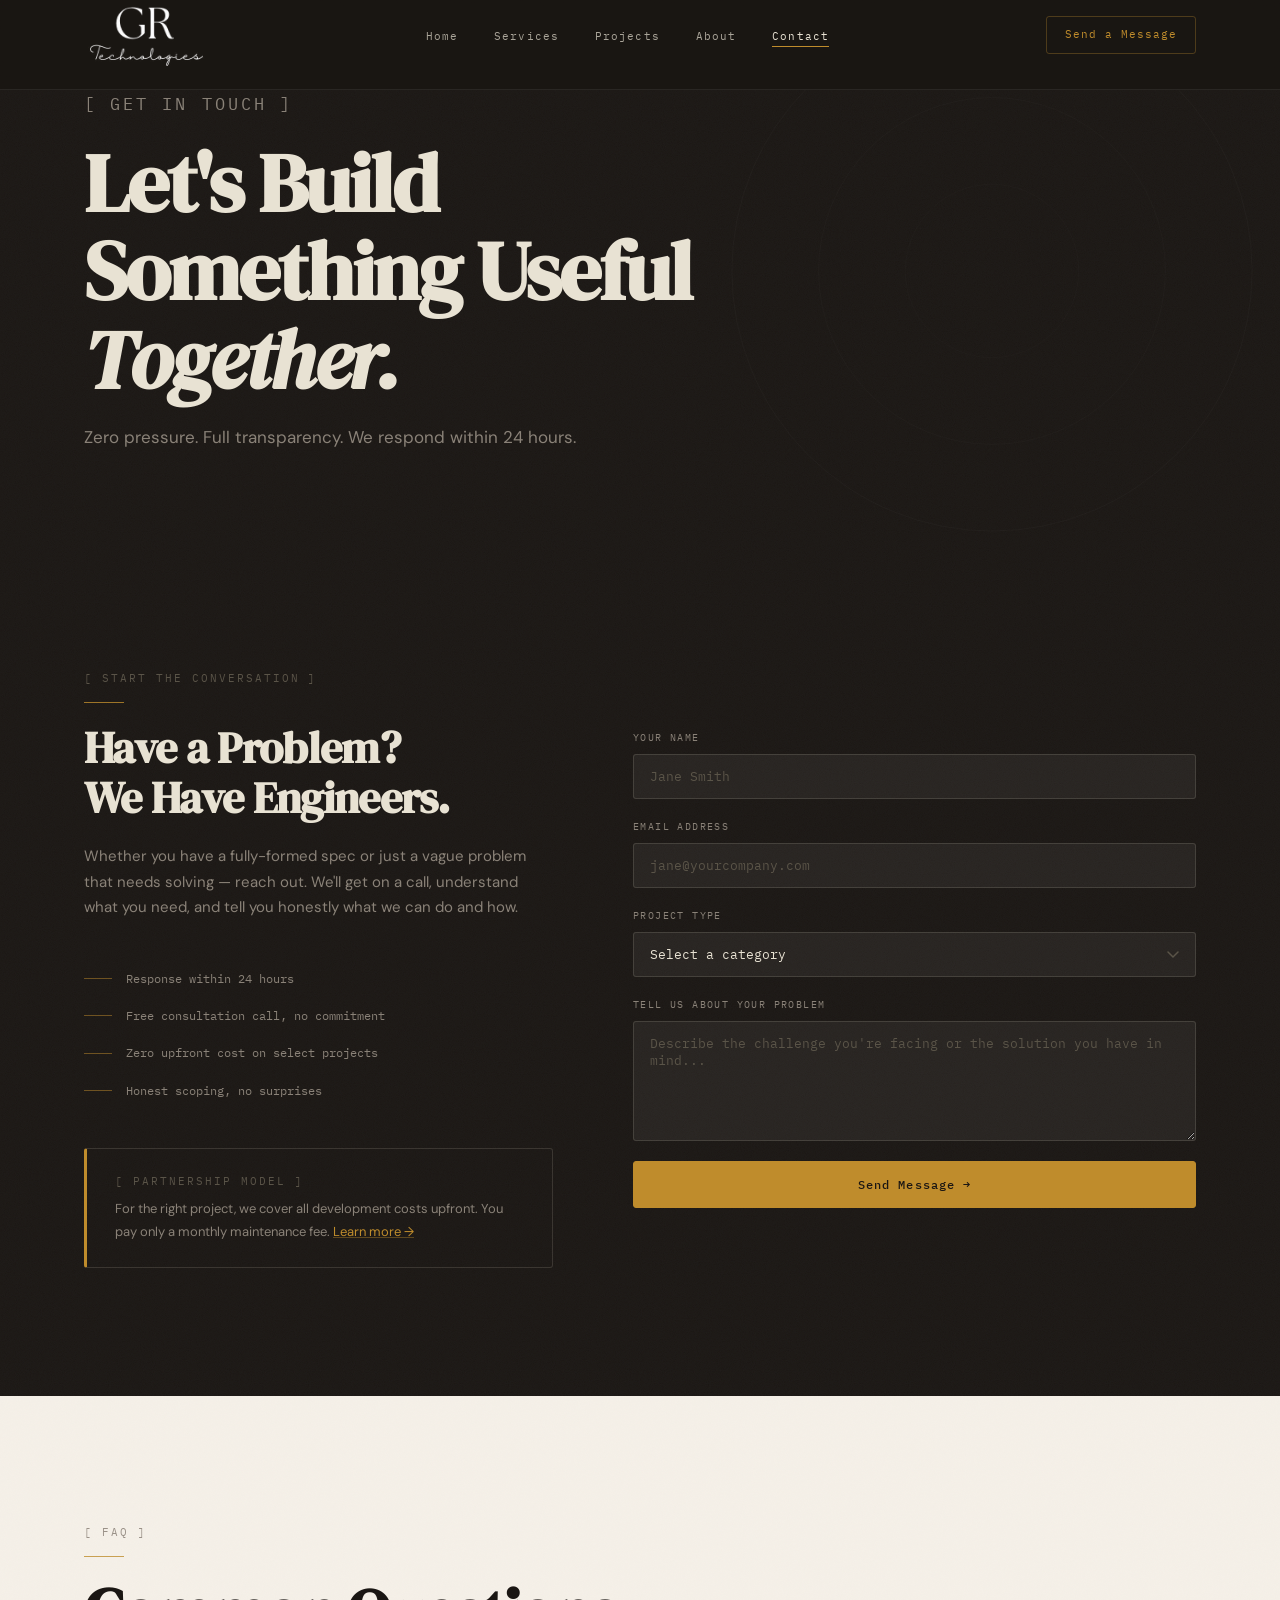
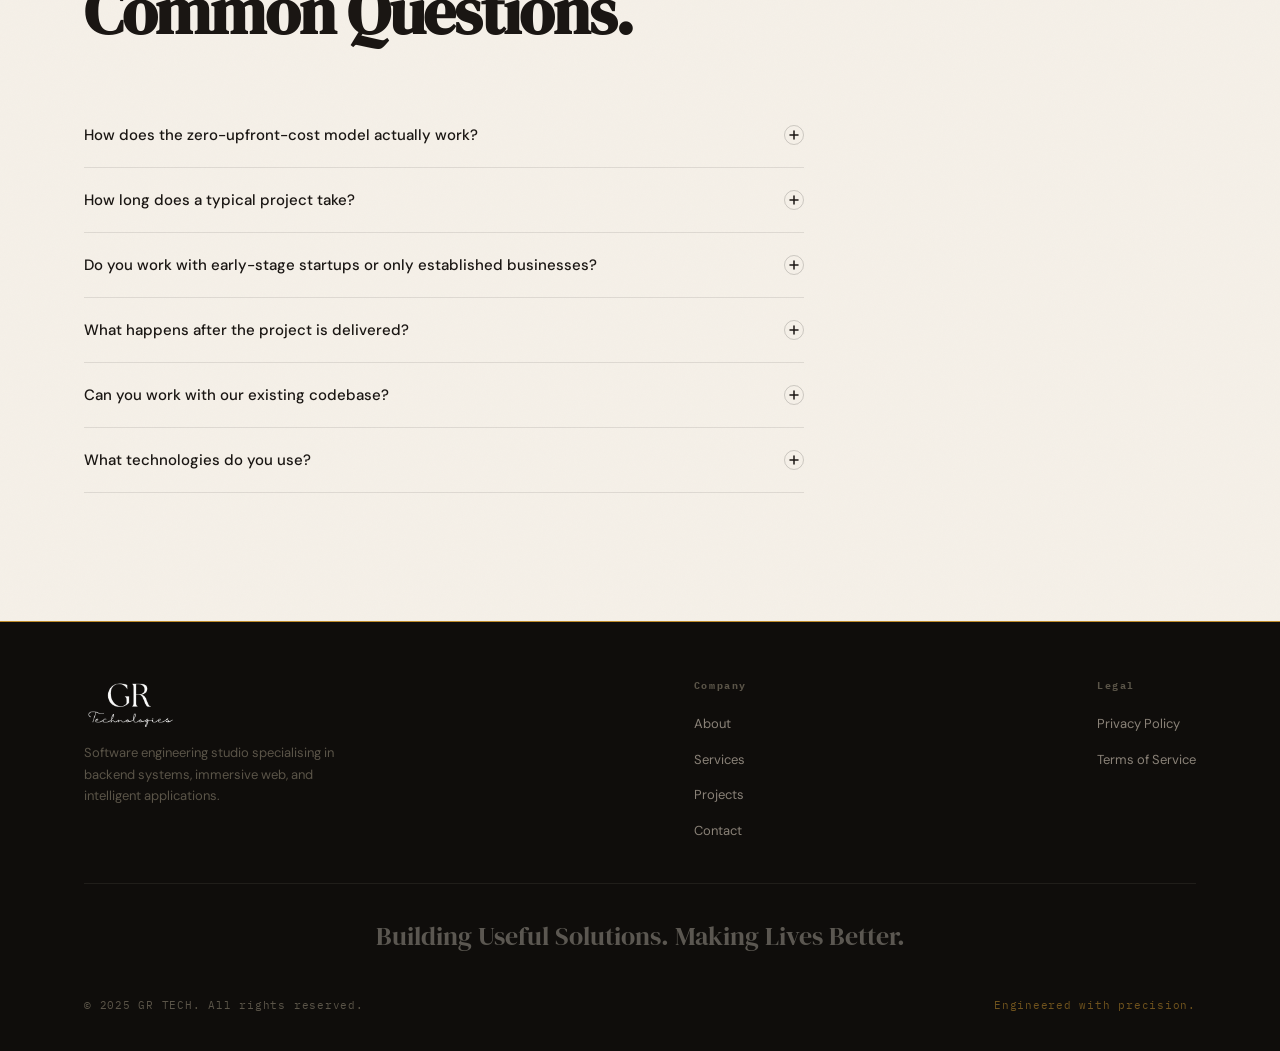
<file: contact.html>
<!DOCTYPE html>
<html lang="en">
<head>
  <meta charset="UTF-8" />
  <meta name="google-site-verification" content="d22xCQhuLej5RjD-SYoI7-EH4qLDkn1jY21Nh2vL4jA" />
  <meta name="viewport" content="width=device-width, initial-scale=1.0" />
  <title>Contact — GR TECH</title>
  <meta name="description" content="Start a conversation with GR TECH. Zero pressure, full transparency." />
  <link rel="preconnect" href="https://fonts.googleapis.com" />
  <link rel="preconnect" href="https://fonts.gstatic.com" crossorigin />
  <link href="https://fonts.googleapis.com/css2?family=DM+Serif+Display:ital@0;1&family=IBM+Plex+Mono:wght@300;400;500&family=DM+Sans:ital,opsz,wght@0,9..40,300;0,9..40,400;0,9..40,500;0,9..40,600;1,9..40,300&display=swap" rel="stylesheet" />
  <link rel="stylesheet" href="css/style.css?v=6" />

  <link rel="canonical" href="https://www.grtechhq.com/contact" />

  <meta property="og:type" content="website" />
  <meta property="og:site_name" content="GR TECH" />
  <meta property="og:url" content="https://www.grtechhq.com/contact" />
  <meta property="og:title" content="Contact — GR TECH" />
  <meta property="og:description" content="Start a conversation with GR TECH. Zero pressure, full transparency." />
  <meta property="og:image" content="https://www.grtechhq.com/assets/grtech-logo.png" />

  <meta name="twitter:card" content="summary_large_image" />
  <meta name="twitter:title" content="Contact — GR TECH" />
  <meta name="twitter:description" content="Start a conversation with GR TECH. Zero pressure, full transparency." />
  <meta name="twitter:image" content="https://www.grtechhq.com/assets/grtech-logo.png" />

  <style>
    /* Form on dark background variant */
    .form-input-inv,
    .form-select-inv,
    .form-textarea-inv {
      width: 100%;
      background: rgba(255, 250, 240, 0.055);
      border: 1px solid var(--border-dk-str);
      border-radius: var(--radius);
      padding: 13px 16px;
      font-family: var(--font-mono);
      font-size: 13px;
      color: var(--text-inv);
      transition: border-color var(--ease), box-shadow var(--ease);
      outline: none;
      -webkit-appearance: none;
      appearance: none;
    }
    .form-select-inv {
      background-image: url("data:image/svg+xml,%3Csvg xmlns='http://www.w3.org/2000/svg' width='12' height='8' viewBox='0 0 12 8'%3E%3Cpath d='M1 1l5 5 5-5' stroke='%235A5448' stroke-width='1.5' fill='none' stroke-linecap='round'/%3E%3C/svg%3E");
      background-repeat: no-repeat;
      background-position: right 16px center;
      padding-right: 40px;
      cursor: pointer;
    }
    .form-select-inv option { background: var(--dark); color: var(--text-inv); }
    .form-textarea-inv { resize: vertical; min-height: 120px; }
    .form-input-inv:focus,
    .form-select-inv:focus,
    .form-textarea-inv:focus {
      border-color: var(--gold);
      box-shadow: 0 0 0 3px rgba(191,140,44,0.1);
    }
    .form-input-inv::placeholder,
    .form-textarea-inv::placeholder { color: var(--text-inv-mute); }

    .btn-submit-inv {
      width: 100%;
      padding: 15px 28px;
      font-family: var(--font-mono);
      font-size: 12px;
      font-weight: 500;
      letter-spacing: 0.09em;
      background: var(--gold);
      color: var(--dark);
      border: 1px solid var(--gold);
      border-radius: var(--radius);
      cursor: pointer;
      transition: all var(--ease);
    }
    .btn-submit-inv:hover {
      background: var(--gold-light);
      border-color: var(--gold-light);
      box-shadow: 0 8px 28px rgba(191,140,44,0.28);
      transform: translateY(-2px);
    }
  </style>
</head>
<body>

  <!-- NAV -->
  <header id="nav" role="banner">
    <div class="container">
      <nav class="nav-inner" aria-label="Main navigation">
        <a href="/" class="nav-logo" aria-label="GR TECH — home">
          <img class="nav-logo-mark" src="assets/grtech-logo.png" alt="GR Technologies" style="height:70px;width:auto;display:block;" />
        </a>
        <ul class="nav-links" role="list">
          <li><a href="/">Home</a></li>
          <li><a href="/services">Services</a></li>
          <li><a href="/projects">Projects</a></li>
          <li><a href="/about">About</a></li>
          <li><a href="/contact" class="active">Contact</a></li>
        </ul>
        <div class="nav-right">
          <a href="#contact-form" class="btn-nav">Send a Message</a>
          <button class="hamburger" id="hamburger" aria-label="Toggle menu" aria-expanded="false" aria-controls="mobile-menu">
            <span></span><span></span><span></span>
          </button>
        </div>
      </nav>
    </div>
  </header>

  <div class="mobile-menu" id="mobile-menu" role="dialog" aria-label="Mobile navigation">
    <a href="/"    class="mobile-link">Home</a>
    <a href="/services" class="mobile-link">Services</a>
    <a href="/projects" class="mobile-link">Projects</a>
    <a href="/about"    class="mobile-link">About</a>
    <a href="/contact"  class="mobile-link">Contact</a>
    <a href="#contact-form" class="btn btn-gold" style="margin-top:8px;">Send a Message</a>
  </div>


  <main>

    <!-- PAGE HERO -->
    <section class="panel-hero page-hero" aria-label="Contact hero">
      <div class="hero-geo-wrap" aria-hidden="true">
        <svg viewBox="0 0 500 500" fill="none" style="width:100%;height:100%;opacity:0.04;">
          <circle cx="250" cy="250" r="240" stroke="white" stroke-width="0.5"/>
          <circle cx="250" cy="250" r="160" stroke="white" stroke-width="0.4"/>
          <circle cx="250" cy="250" r="80"  stroke="white" stroke-width="0.3"/>
        </svg>
      </div>
      <div class="container">
        <div class="page-hero-content">
          <p class="eyebrow-inv fade-up" style="margin-bottom:20px;">[ Get in Touch ]</p>
          <h1 class="fade-up">Let's Build<br>Something Useful<br><em>Together.</em></h1>
          <p class="fade-up" style="margin-top:20px;">
            Zero pressure. Full transparency. We respond within 24 hours.
          </p>
        </div>
      </div>
    </section>


    <!-- CONTACT (dark) -->
    <section id="contact" class="panel-dark section-pad" aria-label="Contact Form">
      <div class="container">

        <div class="grid-2-asym">

          <!-- Left: copy + deco -->
          <div class="fade-up">
            <p class="eyebrow-inv" style="margin-bottom:14px;">[ Start the Conversation ]</p>
            <div class="rule"></div>
            <h2 class="display-md" style="color:var(--text-inv); margin-bottom:20px;">Have a Problem?<br>We Have Engineers.</h2>
            <p class="body-md text-inv-mid" style="margin-bottom:48px;">
              Whether you have a fully-formed spec or just a vague problem that needs solving — reach out. We'll get on a call, understand what you need, and tell you honestly what we can do and how.
            </p>

            <div style="display:flex; flex-direction:column; gap:18px; margin-bottom:48px;">
              <div class="deco-line-inv">Response within 24 hours</div>
              <div class="deco-line-inv">Free consultation call, no commitment</div>
              <div class="deco-line-inv">Zero upfront cost on select projects</div>
              <div class="deco-line-inv">Honest scoping, no surprises</div>
            </div>

            <!-- Stat mini -->
            <div style="padding:24px 28px; border:1px solid var(--border-dk-str); border-left:3px solid var(--gold); border-radius:var(--radius);">
              <p class="eyebrow-inv" style="margin-bottom:8px;">[ Partnership Model ]</p>
              <p class="body-md text-inv-mid" style="font-size:13px;">
                For the right project, we cover all development costs upfront. You pay only a monthly maintenance fee. <a href="/services" style="color:var(--gold); text-decoration:underline; text-decoration-color: rgba(191,140,44,0.4);">Learn more →</a>
              </p>
            </div>
          </div>

          <!-- Right: form -->
          <div class="fade-up">
            <form class="contact-form" id="contact-form" novalidate aria-label="Contact form"
                  style="display:flex; flex-direction:column; gap:20px;">

              <div class="form-group">
                <label for="name" class="form-label-inv">YOUR NAME</label>
                <input type="text" id="name" name="name" class="form-input-inv"
                       placeholder="Jane Smith" required aria-required="true" autocomplete="name"/>
              </div>

              <div class="form-group">
                <label for="email" class="form-label-inv">EMAIL ADDRESS</label>
                <input type="email" id="email" name="email" class="form-input-inv"
                       placeholder="jane@yourcompany.com" required aria-required="true" autocomplete="email"/>
              </div>

              <div class="form-group">
                <label for="project-type" class="form-label-inv">PROJECT TYPE</label>
                <select id="project-type" name="project-type" class="form-select-inv" required aria-required="true">
                  <option value="" disabled selected>Select a category</option>
                  <option value="web">Web Development</option>
                  <option value="backend">Backend / API</option>
                  <option value="fullstack">Full-Stack Product</option>
                  <option value="ai">AI / Intelligent App</option>
                  <option value="other">Other / Not Sure</option>
                </select>
              </div>

              <div class="form-group">
                <label for="message" class="form-label-inv">TELL US ABOUT YOUR PROBLEM</label>
                <textarea id="message" name="message" class="form-textarea-inv" rows="5"
                          placeholder="Describe the challenge you're facing or the solution you have in mind..."
                          required aria-required="true"></textarea>
              </div>

              <button type="submit" class="btn-submit-inv" id="submit-btn">
                Send Message →
              </button>

              <div class="form-success" id="form-success" role="alert" aria-live="polite">
                ✓ Message received. We'll be in touch within 24 hours.
              </div>

            </form>
          </div>

        </div>
      </div>
    </section>


    <!-- FAQ (light) -->
    <section id="faq-section" class="panel-light section-pad" aria-label="Frequently Asked Questions">
      <div class="container">

        <header class="section-header fade-up">
          <p class="eyebrow">[ FAQ ]</p>
          <div class="rule"></div>
          <h2 class="display-lg">Common Questions.</h2>
        </header>

        <div style="max-width:720px;" class="stagger">

          <div class="faq-item fade-up">
            <div class="faq-q">
              How does the zero-upfront-cost model actually work?
              <div class="faq-icon" aria-hidden="true">
                <svg width="10" height="10" viewBox="0 0 10 10" fill="none">
                  <path d="M5 1v8M1 5h8" stroke="currentColor" stroke-width="1.5" stroke-linecap="round"/>
                </svg>
              </div>
            </div>
            <div class="faq-a">
              <div class="faq-a-inner">
                For select partnerships, we cover the full cost of development and deployment. You pay nothing to get started. In return, you commit to a monthly maintenance and support retainer once the system is live. This aligns our incentives — we only succeed if the system we build genuinely works for you.
              </div>
            </div>
          </div>

          <div class="faq-item fade-up">
            <div class="faq-q">
              How long does a typical project take?
              <div class="faq-icon" aria-hidden="true">
                <svg width="10" height="10" viewBox="0 0 10 10" fill="none">
                  <path d="M5 1v8M1 5h8" stroke="currentColor" stroke-width="1.5" stroke-linecap="round"/>
                </svg>
              </div>
            </div>
            <div class="faq-a">
              <div class="faq-a-inner">
                It depends on scope. A focused landing page or small integration can be done in 1–2 weeks. A full backend system or immersive web application typically takes 6–14 weeks from kickoff to deployment. We give honest timelines during scoping and flag risks early.
              </div>
            </div>
          </div>

          <div class="faq-item fade-up">
            <div class="faq-q">
              Do you work with early-stage startups or only established businesses?
              <div class="faq-icon" aria-hidden="true">
                <svg width="10" height="10" viewBox="0 0 10 10" fill="none">
                  <path d="M5 1v8M1 5h8" stroke="currentColor" stroke-width="1.5" stroke-linecap="round"/>
                </svg>
              </div>
            </div>
            <div class="faq-a">
              <div class="faq-a-inner">
                Both. We enjoy working with early-stage founders who have a clear problem and need technical execution. We also partner with established businesses that want to modernise legacy systems or add new digital capabilities. The common thread is a real problem worth solving.
              </div>
            </div>
          </div>

          <div class="faq-item fade-up">
            <div class="faq-q">
              What happens after the project is delivered?
              <div class="faq-icon" aria-hidden="true">
                <svg width="10" height="10" viewBox="0 0 10 10" fill="none">
                  <path d="M5 1v8M1 5h8" stroke="currentColor" stroke-width="1.5" stroke-linecap="round"/>
                </svg>
              </div>
            </div>
            <div class="faq-a">
              <div class="faq-a-inner">
                We don't disappear after delivery. All projects include full documentation and a handover process. For ongoing clients, we offer retainer and maintenance arrangements. We've found that the best outcomes come from long-term technical partnerships — not one-off deliveries.
              </div>
            </div>
          </div>

          <div class="faq-item fade-up">
            <div class="faq-q">
              Can you work with our existing codebase?
              <div class="faq-icon" aria-hidden="true">
                <svg width="10" height="10" viewBox="0 0 10 10" fill="none">
                  <path d="M5 1v8M1 5h8" stroke="currentColor" stroke-width="1.5" stroke-linecap="round"/>
                </svg>
              </div>
            </div>
            <div class="faq-a">
              <div class="faq-a-inner">
                Yes. We frequently onboard into existing systems — auditing the codebase, understanding the architecture, and then contributing in a way that improves rather than disrupts what's already there. If there are serious structural issues, we'll tell you plainly and propose a path forward.
              </div>
            </div>
          </div>

          <div class="faq-item fade-up">
            <div class="faq-q">
              What technologies do you use?
              <div class="faq-icon" aria-hidden="true">
                <svg width="10" height="10" viewBox="0 0 10 10" fill="none">
                  <path d="M5 1v8M1 5h8" stroke="currentColor" stroke-width="1.5" stroke-linecap="round"/>
                </svg>
              </div>
            </div>
            <div class="faq-a">
              <div class="faq-a-inner">
                Our core stack is Python/Django for backends, React/Next.js for frontends, and PostgreSQL for data. For immersive web we use Three.js and WebGL. For infrastructure, we favour AWS and GCP with Docker and GitHub Actions. We choose tools based on the problem, not preference.
              </div>
            </div>
          </div>

        </div>

      </div>
    </section>

  </main>


  <!-- FOOTER -->
  <footer id="footer" role="contentinfo">
    <div class="container">
      <div class="footer-top">
        <div>
          <a href="/" class="footer-logo" aria-label="GR TECH home">
            <img src="assets/grtech-logo.png" alt="GR Technologies" style="height:52px;width:auto;display:block;" />
          </a>
          <p class="footer-desc">Software engineering studio specialising in backend systems, immersive web, and intelligent applications.</p>
        </div>
        <nav class="footer-col" aria-label="Company">
          <h5>Company</h5>
          <ul>
            <li><a href="/about">About</a></li>
            <li><a href="/services">Services</a></li>
            <li><a href="/projects">Projects</a></li>
            <li><a href="/contact">Contact</a></li>
          </ul>
        </nav>
        <nav class="footer-col" aria-label="Legal">
          <h5>Legal</h5>
          <ul>
            <li><a href="#">Privacy Policy</a></li>
            <li><a href="#">Terms of Service</a></li>
          </ul>
        </nav>
      </div>
      <p class="footer-tagline">Building Useful Solutions. Making Lives Better.</p>
      <div class="footer-bottom">
        <p class="footer-copy">© 2025 GR TECH. All rights reserved.</p>
        <p class="footer-badge">Engineered with precision.</p>
      </div>
    </div>
  </footer>

  <script src="js/main.js"></script>
</body>
</html>
</file>
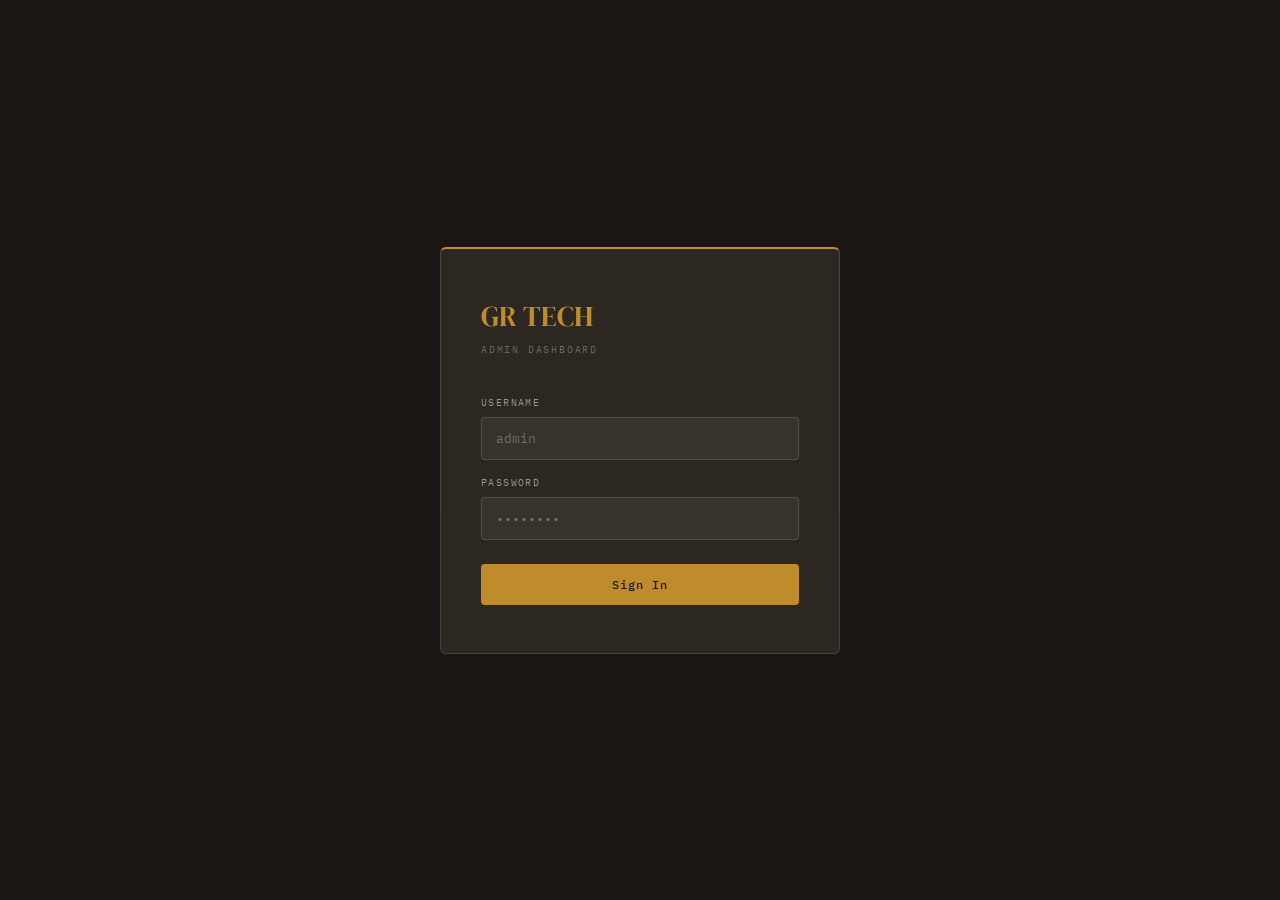
<file: dashboard.html>
<!DOCTYPE html>
<html lang="en">
<head>
  <meta charset="UTF-8" />
  <meta name="viewport" content="width=device-width, initial-scale=1.0" />
  <title>GR TECH — Dashboard</title>
  <link rel="preconnect" href="https://fonts.googleapis.com" />
  <link rel="preconnect" href="https://fonts.gstatic.com" crossorigin />
  <link href="https://fonts.googleapis.com/css2?family=DM+Serif+Display:ital@0;1&family=IBM+Plex+Mono:wght@300;400;500&family=DM+Sans:ital,opsz,wght@0,9..40,300;0,9..40,400;0,9..40,500;0,9..40,600&display=swap" rel="stylesheet" />
  <script src="https://accounts.google.com/gsi/client" async defer></script>
  <style>
    /* ── Tokens ─────────────────────────────────────────────── */
    :root {
      --dark:        #1A1613;
      --dark-alt:    #221E18;
      --dark-card:   #2C2720;
      --dark-elev:   #332E26;
      --gold:        #BF8C2C;
      --gold-light:  #D9A640;
      --gold-muted:  rgba(191,140,44,0.12);
      --gold-border: rgba(191,140,44,0.30);
      --cream:       #F5F0E8;
      --text-inv:    #E8E2D3;
      --text-mid:    rgba(232,226,211,0.60);
      --text-mute:   rgba(232,226,211,0.35);
      --border:      rgba(255,248,220,0.08);
      --border-str:  rgba(255,248,220,0.14);
      --green:       #4CAF7D;
      --green-bg:    rgba(76,175,125,0.10);
      --blue:        #5B8DEF;
      --blue-bg:     rgba(91,141,239,0.10);
      --amber:       #D9A640;
      --amber-bg:    rgba(217,166,64,0.10);
      --red:         #E05555;
      --red-bg:      rgba(224,85,85,0.10);
      --font-display:'DM Serif Display', serif;
      --font-mono:   'IBM Plex Mono', monospace;
      --font-body:   'DM Sans', sans-serif;
      --radius:      4px;
      --ease:        200ms ease;
    }

    /* ── Reset ──────────────────────────────────────────────── */
    *, *::before, *::after { box-sizing: border-box; margin: 0; padding: 0; }
    html { font-size: 16px; }
    body { font-family: var(--font-body); background: var(--dark); color: var(--text-inv); min-height: 100vh; }
    a { color: inherit; text-decoration: none; }
    button { cursor: pointer; font-family: var(--font-body); border: none; background: none; }
    ul { list-style: none; }

    /* ── Login Screen ────────────────────────────────────────── */
    #login-screen {
      min-height: 100vh;
      display: flex;
      align-items: center;
      justify-content: center;
      padding: 24px;
      background: var(--dark);
    }

    .login-card {
      width: 100%;
      max-width: 400px;
      background: var(--dark-card);
      border: 1px solid var(--border-str);
      border-top: 2px solid var(--gold);
      border-radius: 6px;
      padding: 48px 40px;
    }

    .login-logo {
      font-family: var(--font-display);
      font-size: 28px;
      color: var(--gold);
      margin-bottom: 8px;
    }

    .login-sub {
      font-family: var(--font-mono);
      font-size: 10px;
      letter-spacing: 0.18em;
      color: var(--text-mute);
      text-transform: uppercase;
      margin-bottom: 40px;
    }

    .form-group { display: flex; flex-direction: column; gap: 8px; margin-bottom: 16px; }

    .form-label {
      font-family: var(--font-mono);
      font-size: 10px;
      letter-spacing: 0.14em;
      color: var(--text-mid);
      text-transform: uppercase;
    }

    .form-input {
      width: 100%;
      background: rgba(255,250,240,0.055);
      border: 1px solid var(--border-str);
      border-radius: var(--radius);
      padding: 12px 14px;
      font-family: var(--font-mono);
      font-size: 13px;
      color: var(--text-inv);
      outline: none;
      transition: border-color var(--ease), box-shadow var(--ease);
    }
    .form-input:focus { border-color: var(--gold); box-shadow: 0 0 0 3px rgba(191,140,44,0.10); }
    .form-input::placeholder { color: var(--text-mute); }

    .btn-login {
      width: 100%;
      margin-top: 8px;
      padding: 13px;
      font-family: var(--font-mono);
      font-size: 12px;
      letter-spacing: 0.09em;
      font-weight: 500;
      background: var(--gold);
      color: var(--dark);
      border-radius: var(--radius);
      transition: background var(--ease);
    }
    .btn-login:hover { background: var(--gold-light); }
    .btn-login:disabled { opacity: 0.6; cursor: not-allowed; }

    .login-error {
      margin-top: 14px;
      padding: 10px 14px;
      background: var(--red-bg);
      border: 1px solid rgba(224,85,85,0.25);
      border-radius: var(--radius);
      font-family: var(--font-mono);
      font-size: 11px;
      color: var(--red);
      display: none;
    }

    /* ── Dashboard Layout ───────────────────────────────────── */
    #dashboard { display: none; min-height: 100vh; }

    /* Sidebar */
    .sidebar {
      position: fixed;
      left: 0; top: 0; bottom: 0;
      width: 220px;
      background: var(--dark-alt);
      border-right: 1px solid var(--border);
      display: flex;
      flex-direction: column;
      z-index: 100;
    }

    .sidebar-logo {
      padding: 28px 24px 20px;
      border-bottom: 1px solid var(--border);
    }
    .sidebar-logo-mark {
      font-family: var(--font-display);
      font-size: 20px;
      color: var(--gold);
    }
    .sidebar-tag {
      font-family: var(--font-mono);
      font-size: 9px;
      letter-spacing: 0.16em;
      color: var(--text-mute);
      text-transform: uppercase;
      margin-top: 2px;
    }

    .sidebar-nav { padding: 16px 12px; flex: 1; }

    .nav-item {
      display: flex;
      align-items: center;
      gap: 10px;
      padding: 10px 12px;
      border-radius: var(--radius);
      font-size: 13px;
      color: var(--text-mid);
      cursor: pointer;
      transition: all var(--ease);
      margin-bottom: 2px;
    }
    .nav-item:hover  { background: rgba(255,255,255,0.04); color: var(--text-inv); }
    .nav-item.active { background: var(--gold-muted); color: var(--gold); }
    .nav-icon { width: 16px; height: 16px; flex-shrink: 0; opacity: 0.7; }

    .sidebar-footer {
      padding: 16px 12px;
      border-top: 1px solid var(--border);
    }

    .user-info {
      display: flex;
      align-items: center;
      gap: 10px;
      padding: 10px 12px;
      border-radius: var(--radius);
    }

    .user-avatar {
      width: 30px; height: 30px;
      background: var(--gold-muted);
      border: 1px solid var(--gold-border);
      border-radius: 50%;
      display: flex; align-items: center; justify-content: center;
      font-family: var(--font-mono);
      font-size: 11px;
      color: var(--gold);
      flex-shrink: 0;
    }

    .user-name { font-size: 13px; color: var(--text-inv); font-weight: 500; }
    .user-role { font-family: var(--font-mono); font-size: 9px; color: var(--text-mute); letter-spacing: 0.1em; }

    .btn-logout {
      width: 100%;
      margin-top: 8px;
      padding: 9px 12px;
      font-family: var(--font-mono);
      font-size: 10px;
      letter-spacing: 0.1em;
      color: var(--text-mute);
      border: 1px solid var(--border-str);
      border-radius: var(--radius);
      text-align: center;
      transition: all var(--ease);
    }
    .btn-logout:hover { color: var(--red); border-color: rgba(224,85,85,0.35); }

    /* Main content */
    .main {
      margin-left: 220px;
      padding: 40px 48px;
      min-height: 100vh;
    }

    /* Top bar */
    .topbar {
      display: flex;
      align-items: center;
      justify-content: space-between;
      margin-bottom: 40px;
    }

    .page-title {
      font-family: var(--font-display);
      font-size: 32px;
      color: var(--text-inv);
    }

    .topbar-actions { display: flex; gap: 10px; }

    .btn-refresh {
      display: flex;
      align-items: center;
      gap: 7px;
      padding: 9px 16px;
      font-family: var(--font-mono);
      font-size: 11px;
      letter-spacing: 0.08em;
      border: 1px solid var(--border-str);
      border-radius: var(--radius);
      color: var(--text-mid);
      transition: all var(--ease);
    }
    .btn-refresh:hover { border-color: var(--gold); color: var(--gold); }

    /* Stats row */
    .stats-row {
      display: grid;
      grid-template-columns: repeat(5, 1fr);
      gap: 16px;
      margin-bottom: 36px;
    }

    .stat-card {
      background: var(--dark-card);
      border: 1px solid var(--border);
      border-radius: 6px;
      padding: 20px 20px 16px;
    }

    .stat-card-label {
      font-family: var(--font-mono);
      font-size: 9px;
      letter-spacing: 0.16em;
      color: var(--text-mute);
      text-transform: uppercase;
      margin-bottom: 10px;
    }

    .stat-card-num {
      font-family: var(--font-display);
      font-size: 36px;
      line-height: 1;
      color: var(--gold);
    }

    .stat-card.green .stat-card-num { color: var(--green); }
    .stat-card.blue  .stat-card-num { color: var(--blue); }
    .stat-card.amber .stat-card-num { color: var(--amber); }
    .stat-card.muted .stat-card-num { color: var(--text-mute); }

    /* Filter bar */
    .filter-bar {
      display: flex;
      align-items: center;
      gap: 8px;
      margin-bottom: 20px;
    }

    .filter-btn {
      padding: 7px 14px;
      font-family: var(--font-mono);
      font-size: 10px;
      letter-spacing: 0.1em;
      border: 1px solid var(--border-str);
      border-radius: 2px;
      color: var(--text-mid);
      background: transparent;
      transition: all var(--ease);
    }
    .filter-btn:hover  { border-color: var(--gold); color: var(--gold); }
    .filter-btn.active { background: var(--dark-elev); color: var(--text-inv); border-color: var(--border-str); }

    /* Inquiry table */
    .inquiry-table {
      width: 100%;
      border-collapse: collapse;
    }

    .inquiry-table th {
      font-family: var(--font-mono);
      font-size: 9px;
      letter-spacing: 0.16em;
      color: var(--text-mute);
      text-transform: uppercase;
      padding: 0 16px 12px;
      text-align: left;
      border-bottom: 1px solid var(--border);
    }

    .inquiry-row {
      border-bottom: 1px solid var(--border);
      transition: background var(--ease);
      cursor: pointer;
    }
    .inquiry-row:hover { background: rgba(255,255,255,0.025); }

    .inquiry-row td {
      padding: 16px;
      vertical-align: top;
    }

    .td-name { font-size: 14px; font-weight: 500; color: var(--text-inv); }
    .td-email { font-family: var(--font-mono); font-size: 11px; color: var(--text-mid); margin-top: 2px; }
    .td-type {
      font-family: var(--font-mono);
      font-size: 10px;
      letter-spacing: 0.08em;
      color: var(--gold);
    }
    .td-preview { font-size: 13px; color: var(--text-mid); max-width: 280px; }
    .td-date { font-family: var(--font-mono); font-size: 11px; color: var(--text-mute); white-space: nowrap; }

    /* Status badge */
    .badge {
      display: inline-block;
      padding: 3px 9px;
      border-radius: 2px;
      font-family: var(--font-mono);
      font-size: 9px;
      letter-spacing: 0.1em;
      text-transform: uppercase;
      font-weight: 500;
    }
    .badge-new       { background: var(--green-bg);  color: var(--green);  border: 1px solid rgba(76,175,125,0.25); }
    .badge-in_review { background: var(--blue-bg);   color: var(--blue);   border: 1px solid rgba(91,141,239,0.25); }
    .badge-contacted { background: var(--amber-bg);  color: var(--amber);  border: 1px solid rgba(217,166,64,0.25); }
    .badge-closed    { background: rgba(255,255,255,0.04); color: var(--text-mute); border: 1px solid var(--border-str); }

    /* Empty state */
    .empty-state {
      text-align: center;
      padding: 80px 20px;
      color: var(--text-mute);
    }
    .empty-state svg { margin: 0 auto 16px; opacity: 0.3; }
    .empty-state p { font-family: var(--font-mono); font-size: 12px; letter-spacing: 0.1em; }

    /* Loading spinner */
    .loading {
      display: flex;
      align-items: center;
      justify-content: center;
      padding: 80px;
      gap: 10px;
      color: var(--text-mute);
      font-family: var(--font-mono);
      font-size: 11px;
      letter-spacing: 0.1em;
    }
    @keyframes spin { to { transform: rotate(360deg); } }
    .spinner {
      width: 18px; height: 18px;
      border: 1.5px solid var(--border-str);
      border-top-color: var(--gold);
      border-radius: 50%;
      animation: spin 0.8s linear infinite;
    }

    /* ── Detail drawer ────────────────────────────────────────── */
    .drawer-overlay {
      position: fixed; inset: 0;
      background: rgba(15,13,11,0.7);
      z-index: 200;
      opacity: 0;
      pointer-events: none;
      transition: opacity 0.25s ease;
    }
    .drawer-overlay.open { opacity: 1; pointer-events: all; }

    .drawer {
      position: fixed;
      right: 0; top: 0; bottom: 0;
      width: 480px;
      max-width: 95vw;
      background: var(--dark-alt);
      border-left: 1px solid var(--border-str);
      z-index: 201;
      display: flex;
      flex-direction: column;
      transform: translateX(100%);
      transition: transform 0.3s cubic-bezier(0.4,0,0.2,1);
      overflow-y: auto;
    }
    .drawer.open { transform: translateX(0); }

    .drawer-header {
      padding: 28px 32px 20px;
      border-bottom: 1px solid var(--border);
      display: flex;
      align-items: flex-start;
      justify-content: space-between;
      gap: 16px;
      flex-shrink: 0;
    }

    .drawer-title { font-family: var(--font-display); font-size: 22px; color: var(--text-inv); }
    .drawer-subtitle { font-family: var(--font-mono); font-size: 10px; color: var(--text-mute); letter-spacing: 0.1em; margin-top: 4px; }

    .btn-close {
      width: 28px; height: 28px;
      display: flex; align-items: center; justify-content: center;
      border: 1px solid var(--border-str);
      border-radius: 50%;
      color: var(--text-mute);
      flex-shrink: 0;
      transition: all var(--ease);
    }
    .btn-close:hover { border-color: var(--text-mid); color: var(--text-inv); }

    .drawer-body { padding: 28px 32px; flex: 1; }

    .detail-row {
      display: flex;
      gap: 12px;
      margin-bottom: 20px;
      align-items: flex-start;
    }

    .detail-label {
      font-family: var(--font-mono);
      font-size: 9px;
      letter-spacing: 0.14em;
      color: var(--text-mute);
      text-transform: uppercase;
      width: 90px;
      flex-shrink: 0;
      padding-top: 2px;
    }

    .detail-value { font-size: 14px; color: var(--text-inv); flex: 1; line-height: 1.6; word-break: break-word; }
    .detail-value a { color: var(--gold); }
    .detail-value a:hover { color: var(--gold-light); }

    .message-box {
      background: var(--dark-card);
      border: 1px solid var(--border);
      border-radius: var(--radius);
      padding: 16px;
      font-size: 14px;
      line-height: 1.72;
      color: var(--text-mid);
      white-space: pre-wrap;
      word-break: break-word;
      margin-top: 6px;
    }

    .drawer-footer {
      padding: 20px 32px;
      border-top: 1px solid var(--border);
      flex-shrink: 0;
    }

    .status-label {
      font-family: var(--font-mono);
      font-size: 9px;
      letter-spacing: 0.14em;
      color: var(--text-mute);
      text-transform: uppercase;
      margin-bottom: 8px;
    }

    .status-select {
      width: 100%;
      background: var(--dark-card);
      border: 1px solid var(--border-str);
      border-radius: var(--radius);
      padding: 11px 14px;
      font-family: var(--font-mono);
      font-size: 12px;
      color: var(--text-inv);
      outline: none;
      cursor: pointer;
      -webkit-appearance: none;
      appearance: none;
      background-image: url("data:image/svg+xml,%3Csvg xmlns='http://www.w3.org/2000/svg' width='12' height='8' viewBox='0 0 12 8'%3E%3Cpath d='M1 1l5 5 5-5' stroke='%235A5448' stroke-width='1.5' fill='none' stroke-linecap='round'/%3E%3C/svg%3E");
      background-repeat: no-repeat;
      background-position: right 14px center;
      padding-right: 36px;
      transition: border-color var(--ease);
    }
    .status-select:focus { border-color: var(--gold); }
    .status-select option { background: var(--dark-card); }

    .btn-save {
      width: 100%;
      margin-top: 10px;
      padding: 12px;
      font-family: var(--font-mono);
      font-size: 11px;
      letter-spacing: 0.09em;
      font-weight: 500;
      background: var(--gold);
      color: var(--dark);
      border-radius: var(--radius);
      transition: background var(--ease);
    }
    .btn-save:hover    { background: var(--gold-light); }
    .btn-save:disabled { opacity: 0.5; cursor: not-allowed; }

    .save-feedback {
      margin-top: 8px;
      font-family: var(--font-mono);
      font-size: 10px;
      letter-spacing: 0.08em;
      text-align: center;
      color: var(--green);
      height: 16px;
    }

    /* ── Gmail compose panel ─────────────────────────────────── */
    .compose-wrap {
      background: #1e1a16;
      border: 1px solid var(--border);
      border-radius: var(--radius);
      padding: 14px;
      margin-bottom: 12px;
    }
    .compose-header {
      display: flex;
      justify-content: space-between;
      align-items: baseline;
      margin-bottom: 10px;
    }
    .compose-title {
      font-family: var(--font-mono);
      font-size: 10px;
      letter-spacing: 0.1em;
      color: var(--gold);
      text-transform: uppercase;
    }
    .compose-from {
      font-family: var(--font-mono);
      font-size: 10px;
      color: var(--text-mute);
    }
    .compose-field {
      display: flex;
      align-items: center;
      gap: 8px;
      padding: 6px 0;
      border-bottom: 1px solid var(--border);
      font-size: 12px;
    }
    .compose-label {
      font-family: var(--font-mono);
      font-size: 10px;
      color: var(--text-mute);
      width: 46px;
      flex-shrink: 0;
    }
    .compose-to {
      color: var(--text);
      font-size: 12px;
    }
    .compose-subject {
      flex: 1;
      background: transparent;
      border: none;
      color: var(--text);
      font-size: 12px;
      font-family: var(--font-body);
      outline: none;
      padding: 0;
    }
    .compose-body {
      width: 100%;
      margin-top: 10px;
      background: transparent;
      border: none;
      border-bottom: 1px solid var(--border);
      color: var(--text);
      font-size: 13px;
      font-family: var(--font-body);
      resize: vertical;
      outline: none;
      padding: 4px 0;
      box-sizing: border-box;
      line-height: 1.6;
    }
    .compose-body::placeholder { color: var(--text-mute); }
    .btn-send {
      flex: 1;
      padding: 10px;
      background: var(--gold);
      color: var(--dark);
      font-family: var(--font-mono);
      font-size: 11px;
      letter-spacing: 0.08em;
      font-weight: 600;
      border-radius: var(--radius);
      transition: background var(--ease);
      cursor: pointer;
    }
    .btn-send:hover     { background: var(--gold-light); }
    .btn-send:disabled  { opacity: 0.5; cursor: not-allowed; }
    .btn-cancel-compose {
      padding: 10px 14px;
      background: transparent;
      color: var(--text-mute);
      font-family: var(--font-mono);
      font-size: 11px;
      border: 1px solid var(--border);
      border-radius: var(--radius);
      cursor: pointer;
      transition: all var(--ease);
    }
    .btn-cancel-compose:hover { border-color: var(--border-str); color: var(--text); }
    .compose-feedback {
      margin-top: 8px;
      font-family: var(--font-mono);
      font-size: 10px;
      letter-spacing: 0.07em;
      min-height: 14px;
    }
    .btn-delete {
      width: 100%;
      margin-top: 24px;
      padding: 11px;
      font-family: var(--font-mono);
      font-size: 11px;
      letter-spacing: 0.09em;
      font-weight: 500;
      background: transparent;
      color: #c0392b;
      border: 1px solid #c0392b44;
      border-radius: var(--radius);
      transition: all var(--ease);
      cursor: pointer;
    }
    .btn-delete:hover { background: #c0392b18; border-color: #c0392b; }
    .btn-delete:disabled { opacity: 0.4; cursor: not-allowed; }

    /* ── Reply button ─────────────────────────────────────────── */
    .btn-reply {
      display: flex;
      align-items: center;
      justify-content: center;
      gap: 8px;
      width: 100%;
      margin-top: 10px;
      padding: 11px;
      font-family: var(--font-mono);
      font-size: 11px;
      letter-spacing: 0.09em;
      border: 1px solid var(--border-str);
      border-radius: var(--radius);
      color: var(--text-mid);
      transition: all var(--ease);
    }
    .btn-reply:hover { border-color: var(--gold); color: var(--gold); }

    /* ── Responsive ───────────────────────────────────────────── */
    @media (max-width: 900px) {
      .sidebar { width: 64px; }
      .sidebar-logo, .sidebar-tag, .nav-item span, .user-name, .user-role, .btn-logout { display: none; }
      .sidebar-logo { padding: 20px 0; display: flex; justify-content: center; }
      .sidebar-logo-mark { display: block; font-size: 16px; }
      .nav-item { justify-content: center; padding: 12px; }
      .user-info { justify-content: center; padding: 8px; }
      .main { margin-left: 64px; padding: 24px 20px; }
      .stats-row { grid-template-columns: repeat(2, 1fr); }
      .drawer { width: 100%; max-width: 100%; }
      td.hide-mobile { display: none; }
    }
  </style>
</head>
<body>

  <!-- ══ LOGIN SCREEN ════════════════════════════════════════════ -->
  <div id="login-screen">
    <div class="login-card">
      <div class="login-logo">GR TECH</div>
      <div class="login-sub">Admin Dashboard</div>
      <form id="login-form" novalidate>
        <div class="form-group">
          <label for="username" class="form-label">Username</label>
          <input type="text" id="username" class="form-input" placeholder="admin" autocomplete="username" required />
        </div>
        <div class="form-group">
          <label for="password" class="form-label">Password</label>
          <input type="password" id="password" class="form-input" placeholder="••••••••" autocomplete="current-password" required />
        </div>
        <button type="submit" class="btn-login" id="login-btn">Sign In</button>
        <div class="login-error" id="login-error"></div>
      </form>
    </div>
  </div>


  <!-- ══ DASHBOARD ═══════════════════════════════════════════════ -->
  <div id="dashboard">

    <!-- Sidebar -->
    <aside class="sidebar">
      <div class="sidebar-logo">
        <div class="sidebar-logo-mark">GR</div>
        <div class="sidebar-tag">Dashboard</div>
      </div>
      <nav class="sidebar-nav">
        <div class="nav-item active">
          <svg class="nav-icon" viewBox="0 0 16 16" fill="none" stroke="currentColor" stroke-width="1.5">
            <rect x="1" y="1" width="6" height="6" rx="1"/>
            <rect x="9" y="1" width="6" height="6" rx="1"/>
            <rect x="1" y="9" width="6" height="6" rx="1"/>
            <rect x="9" y="9" width="6" height="6" rx="1"/>
          </svg>
          <span>Inquiries</span>
        </div>
        <a href="/" class="nav-item" style="margin-top:auto;">
          <svg class="nav-icon" viewBox="0 0 16 16" fill="none" stroke="currentColor" stroke-width="1.5">
            <path d="M8 1L1 6v9h5V10h4v5h5V6L8 1z"/>
          </svg>
          <span>View Site</span>
        </a>
      </nav>
      <div class="sidebar-footer">
        <div class="user-info">
          <div class="user-avatar" id="user-avatar">A</div>
          <div>
            <div class="user-name" id="user-display"></div>
            <div class="user-role">Admin</div>
          </div>
        </div>
        <button class="btn-logout" id="logout-btn">Sign Out</button>
      </div>
    </aside>

    <!-- Main -->
    <main class="main">

      <div class="topbar">
        <div>
          <h1 class="page-title">Inquiries</h1>
        </div>
        <div class="topbar-actions">
          <button class="btn-refresh" id="refresh-btn">
            <svg width="12" height="12" viewBox="0 0 12 12" fill="none" stroke="currentColor" stroke-width="1.5">
              <path d="M10.5 2A5 5 0 1 0 11 6" stroke-linecap="round"/>
              <path d="M10.5 2V5h-3" stroke-linecap="round" stroke-linejoin="round"/>
            </svg>
            Refresh
          </button>
        </div>
      </div>

      <!-- Stats -->
      <div class="stats-row">
        <div class="stat-card">
          <div class="stat-card-label">Total</div>
          <div class="stat-card-num" id="stat-total">—</div>
        </div>
        <div class="stat-card green">
          <div class="stat-card-label">New</div>
          <div class="stat-card-num" id="stat-new">—</div>
        </div>
        <div class="stat-card blue">
          <div class="stat-card-label">In Review</div>
          <div class="stat-card-num" id="stat-review">—</div>
        </div>
        <div class="stat-card amber">
          <div class="stat-card-label">Contacted</div>
          <div class="stat-card-num" id="stat-contacted">—</div>
        </div>
        <div class="stat-card muted">
          <div class="stat-card-label">Closed</div>
          <div class="stat-card-num" id="stat-closed">—</div>
        </div>
      </div>

      <!-- Filters -->
      <div class="filter-bar">
        <button class="filter-btn active" data-filter="all">All</button>
        <button class="filter-btn" data-filter="new">New</button>
        <button class="filter-btn" data-filter="in_review">In Review</button>
        <button class="filter-btn" data-filter="contacted">Contacted</button>
        <button class="filter-btn" data-filter="closed">Closed</button>
      </div>

      <!-- Table -->
      <div id="table-wrap">
        <div class="loading"><div class="spinner"></div> Loading inquiries…</div>
      </div>

    </main>
  </div>


  <!-- ══ DETAIL DRAWER ═══════════════════════════════════════════ -->
  <div class="drawer-overlay" id="drawer-overlay"></div>
  <div class="drawer" id="drawer">
    <div class="drawer-header">
      <div>
        <div class="drawer-title" id="drawer-name">—</div>
        <div class="drawer-subtitle" id="drawer-date">—</div>
      </div>
      <button class="btn-close" id="drawer-close">
        <svg width="10" height="10" viewBox="0 0 10 10" fill="none" stroke="currentColor" stroke-width="1.5">
          <line x1="1" y1="1" x2="9" y2="9"/><line x1="9" y1="1" x2="1" y2="9"/>
        </svg>
      </button>
    </div>

    <div class="drawer-body">
      <div class="detail-row">
        <span class="detail-label">Email</span>
        <span class="detail-value"><a id="drawer-email" href="#">—</a></span>
      </div>
      <div class="detail-row">
        <span class="detail-label">Project</span>
        <span class="detail-value" id="drawer-type">—</span>
      </div>
      <div class="detail-row">
        <span class="detail-label">Status</span>
        <span class="detail-value" id="drawer-status-badge">—</span>
      </div>
      <div class="detail-row">
        <span class="detail-label">IP</span>
        <span class="detail-value" id="drawer-ip" style="font-family:var(--font-mono);font-size:12px;">—</span>
      </div>
      <div style="margin-top:8px;">
        <div class="detail-label" style="margin-bottom:8px;">Message</div>
        <div class="message-box" id="drawer-message">—</div>
      </div>
    </div>

    <div class="drawer-footer">

      <!-- ── Gmail compose ─────────────────────────────────── -->
      <div class="compose-wrap" id="compose-wrap" style="display:none;">
        <div class="compose-header">
          <span class="compose-title">Reply via Gmail</span>
          <span class="compose-from">from: grtech.hq@gmail.com</span>
        </div>
        <div class="compose-field">
          <span class="compose-label">To</span>
          <span class="compose-to" id="compose-to">—</span>
        </div>
        <div class="compose-field">
          <span class="compose-label">Subject</span>
          <input class="compose-subject" id="compose-subject" type="text" value="Re: Your GR TECH Inquiry" />
        </div>
        <textarea class="compose-body" id="compose-body" placeholder="Type your reply…" rows="6"></textarea>
        <div style="display:flex;gap:8px;margin-top:8px;">
          <button class="btn-send" id="compose-send">Send</button>
          <button class="btn-cancel-compose" id="compose-cancel">Cancel</button>
        </div>
        <div class="compose-feedback" id="compose-feedback"></div>
      </div>

      <button class="btn-reply" id="btn-open-compose">
        <svg width="13" height="13" viewBox="0 0 24 24" fill="none" stroke="currentColor" stroke-width="2">
          <path d="M4 4h16v12H4z" stroke-linejoin="round"/>
          <polyline points="4,4 12,12 20,4" stroke-linejoin="round"/>
        </svg>
        Reply via Gmail
      </button>

      <div class="status-label" style="margin-top:16px;">Update Status</div>
      <select class="status-select" id="drawer-status-select">
        <option value="new">New</option>
        <option value="in_review">In Review</option>
        <option value="contacted">Contacted</option>
        <option value="closed">Closed</option>
      </select>
      <button class="btn-save" id="drawer-save">Save Status</button>
      <div class="save-feedback" id="save-feedback"></div>
      <button class="btn-delete" id="drawer-delete">🗑 Delete Inquiry</button>
    </div>
  </div>


  <script>
    'use strict';

    const API = 'https://grtech-backend.onrender.com/api';
    let token       = localStorage.getItem('gr_token');
    let currentId   = null;
    let allInquiries = [];
    let activeFilter = 'all';

    /* ── Auth helpers ──────────────────────────────────────── */
    function getHeaders() {
      return { 'Content-Type': 'application/json', 'Authorization': `Token ${token}` };
    }

    function setUser(name) {
      const display = name || 'Admin';
      document.getElementById('user-display').textContent = display;
      document.getElementById('user-avatar').textContent  = display.charAt(0).toUpperCase();
    }

    /* ── Login ────────────────────────────────────────────── */
    const loginForm  = document.getElementById('login-form');
    const loginBtn   = document.getElementById('login-btn');
    const loginError = document.getElementById('login-error');

    loginForm.addEventListener('submit', async e => {
      e.preventDefault();
      const username = document.getElementById('username').value.trim();
      const password = document.getElementById('password').value;
      if (!username || !password) return;

      loginBtn.textContent = 'Signing in…';
      loginBtn.disabled    = true;
      loginError.style.display = 'none';

      try {
        const res  = await fetch(`${API}/auth/login/`, {
          method:  'POST',
          headers: { 'Content-Type': 'application/json' },
          body:    JSON.stringify({ username, password }),
        });
        const data = await res.json();

        if (!res.ok) throw new Error(data.error || 'Login failed.');

        token = data.token;
        localStorage.setItem('gr_token', token);
        setUser(data.first_name || data.username);
        showDashboard();
        loadInquiries();
        resetIdleTimer();

      } catch (err) {
        loginError.textContent     = err.message;
        loginError.style.display   = 'block';
        loginBtn.textContent       = 'Sign In';
        loginBtn.disabled          = false;
      }
    });

    /* ── Logout ───────────────────────────────────────────── */
    document.getElementById('logout-btn').addEventListener('click', logout);

    /* ── Show/hide screens ────────────────────────────────── */
    function showDashboard() {
      document.getElementById('login-screen').style.display  = 'none';
      document.getElementById('dashboard').style.display     = 'block';
    }

    /* ── Load inquiries ───────────────────────────────────── */
    async function loadInquiries() {
      document.getElementById('table-wrap').innerHTML =
        '<div class="loading"><div class="spinner"></div> Loading inquiries…</div>';

      try {
        const res  = await fetch(`${API}/inquiries/`, { headers: getHeaders() });

        if (res.status === 401) { logout(); return; }

        const data = await res.json();
        allInquiries = data.results || [];

        // Update stats
        const s = data.summary || {};
        document.getElementById('stat-total').textContent    = s.total     ?? 0;
        document.getElementById('stat-new').textContent      = s.new       ?? 0;
        document.getElementById('stat-review').textContent   = s.in_review ?? 0;
        document.getElementById('stat-contacted').textContent = s.contacted ?? 0;
        document.getElementById('stat-closed').textContent   = s.closed    ?? 0;

        renderTable();

      } catch (err) {
        document.getElementById('table-wrap').innerHTML =
          '<div class="loading">Failed to load. Check your connection.</div>';
      }
    }

    /* ── Render table ─────────────────────────────────────── */
    function renderTable() {
      const filtered = activeFilter === 'all'
        ? allInquiries
        : allInquiries.filter(i => i.status === activeFilter);

      if (!filtered.length) {
        document.getElementById('table-wrap').innerHTML = `
          <div class="empty-state">
            <svg width="40" height="40" viewBox="0 0 40 40" fill="none" stroke="currentColor" stroke-width="1.2">
              <rect x="6" y="4" width="28" height="34" rx="3"/>
              <line x1="12" y1="13" x2="28" y2="13"/>
              <line x1="12" y1="20" x2="28" y2="20"/>
              <line x1="12" y1="27" x2="20" y2="27"/>
            </svg>
            <p>No inquiries found</p>
          </div>`;
        return;
      }

      const rows = filtered.map(i => `
        <tr class="inquiry-row" data-id="${i.id}">
          <td>
            <div class="td-name">${esc(i.name)}</div>
            <div class="td-email">${esc(i.email)}</div>
          </td>
          <td class="hide-mobile">
            <span class="td-type">${esc(i.project_type_display)}</span>
          </td>
          <td class="hide-mobile">
            <div class="td-preview">${esc(truncate(i.message, 80))}</div>
          </td>
          <td><span class="badge badge-${i.status}">${esc(i.status_display)}</span></td>
          <td class="td-date hide-mobile">${formatDate(i.created_at)}</td>
        </tr>`).join('');

      document.getElementById('table-wrap').innerHTML = `
        <table class="inquiry-table">
          <thead>
            <tr>
              <th>Contact</th>
              <th class="hide-mobile">Type</th>
              <th class="hide-mobile">Message</th>
              <th>Status</th>
              <th class="hide-mobile">Date</th>
            </tr>
          </thead>
          <tbody>${rows}</tbody>
        </table>`;

      document.querySelectorAll('.inquiry-row').forEach(row => {
        row.addEventListener('click', () => openDrawer(+row.dataset.id));
      });
    }

    /* ── Filter buttons ────────────────────────────────────── */
    document.querySelectorAll('.filter-btn').forEach(btn => {
      btn.addEventListener('click', () => {
        document.querySelectorAll('.filter-btn').forEach(b => b.classList.remove('active'));
        btn.classList.add('active');
        activeFilter = btn.dataset.filter;
        renderTable();
      });
    });

    /* ── Refresh ───────────────────────────────────────────── */
    document.getElementById('refresh-btn').addEventListener('click', loadInquiries);

    /* ── Drawer ────────────────────────────────────────────── */
    function openDrawer(id) {
      const i = allInquiries.find(x => x.id === id);
      if (!i) return;
      currentId = id;

      document.getElementById('drawer-name').textContent     = i.name;
      document.getElementById('drawer-date').textContent     = formatDate(i.created_at);
      document.getElementById('drawer-email').textContent    = i.email;
      document.getElementById('drawer-email').href           = `mailto:${i.email}`;
      document.getElementById('drawer-type').textContent     = i.project_type_display;
      document.getElementById('drawer-ip').textContent       = i.ip_address || 'Unknown';
      document.getElementById('drawer-message').textContent  = i.message;
      document.getElementById('drawer-status-badge').innerHTML =
        `<span class="badge badge-${i.status}">${esc(i.status_display)}</span>`;
      document.getElementById('drawer-status-select').value  = i.status;
      document.getElementById('save-feedback').textContent   = '';

      // Pre-fill compose fields
      document.getElementById('compose-to').textContent      = i.email;
      document.getElementById('compose-subject').value       = `Re: Your GR TECH Inquiry`;
      document.getElementById('compose-body').value          = '';
      document.getElementById('compose-feedback').textContent = '';
      document.getElementById('compose-wrap').style.display  = 'none';

      document.getElementById('drawer').classList.add('open');
      document.getElementById('drawer-overlay').classList.add('open');
    }

    function closeDrawer() {
      document.getElementById('drawer').classList.remove('open');
      document.getElementById('drawer-overlay').classList.remove('open');
      currentId = null;
    }

    document.getElementById('drawer-close').addEventListener('click', closeDrawer);
    document.getElementById('drawer-overlay').addEventListener('click', closeDrawer);

    /* ── Gmail OAuth + Send ────────────────────────────────── */
    const GMAIL_CLIENT_ID = '725687185144-dsfdrto44246489tt6dk5s1mkisj15f5.apps.googleusercontent.com';
    const GMAIL_SCOPE     = 'https://www.googleapis.com/auth/gmail.send';
    let gmailToken        = null;
    let tokenClient       = null;

    function initGoogleAuth() {
      if (!window.google) return;
      tokenClient = google.accounts.oauth2.initTokenClient({
        client_id: GMAIL_CLIENT_ID,
        scope:     GMAIL_SCOPE,
        hint:      'grtech.hq@gmail.com',
        callback:  (resp) => {
          if (resp.error) {
            showComposeFeedback('✗ Google auth failed: ' + resp.error, 'red');
            return;
          }
          gmailToken = resp.access_token;
          doSendEmail();
        },
      });
    }

    // Wait for GSI library to load then init
    window.addEventListener('load', () => { setTimeout(initGoogleAuth, 500); });

    function buildMimeMessage(to, subject, body) {
      const from    = 'grtech.hq@gmail.com';
      const message = [
        `From: GR TECH <${from}>`,
        `To: ${to}`,
        `Subject: ${subject}`,
        `Content-Type: text/plain; charset=utf-8`,
        `MIME-Version: 1.0`,
        ``,
        body,
      ].join('\r\n');
      // Base64url encode
      return btoa(unescape(encodeURIComponent(message)))
        .replace(/\+/g, '-').replace(/\//g, '_').replace(/=+$/, '');
    }

    async function doSendEmail() {
      const to      = document.getElementById('compose-to').textContent.trim();
      const subject = document.getElementById('compose-subject').value.trim();
      const body    = document.getElementById('compose-body').value.trim();
      const sendBtn = document.getElementById('compose-send');

      if (!body) {
        showComposeFeedback('✗ Please write a message first.', 'red');
        return;
      }

      sendBtn.textContent = 'Sending…';
      sendBtn.disabled    = true;

      try {
        const raw = buildMimeMessage(to, subject, body);
        const res = await fetch('https://gmail.googleapis.com/gmail/v1/users/me/messages/send', {
          method:  'POST',
          headers: {
            'Authorization': `Bearer ${gmailToken}`,
            'Content-Type':  'application/json',
          },
          body: JSON.stringify({ raw }),
        });

        if (res.status === 401) {
          gmailToken = null;
          showComposeFeedback('✗ Token expired. Click Send again to re-authenticate.', 'red');
          return;
        }
        if (!res.ok) throw new Error('Gmail API error ' + res.status);

        showComposeFeedback('✓ Email sent!', 'green');
        document.getElementById('compose-body').value = '';

      } catch (err) {
        showComposeFeedback('✗ ' + err.message, 'red');
      } finally {
        sendBtn.textContent = 'Send';
        sendBtn.disabled    = false;
      }
    }

    function showComposeFeedback(msg, color) {
      const fb = document.getElementById('compose-feedback');
      fb.textContent  = msg;
      fb.style.color  = color === 'green' ? 'var(--green)' : '#e05555';
    }

    // Open compose panel
    document.getElementById('btn-open-compose').addEventListener('click', () => {
      document.getElementById('compose-wrap').style.display = 'block';
      document.getElementById('compose-body').focus();
    });

    // Cancel compose
    document.getElementById('compose-cancel').addEventListener('click', () => {
      document.getElementById('compose-wrap').style.display = 'none';
      document.getElementById('compose-feedback').textContent = '';
    });

    // Send button — request token if needed, then send
    document.getElementById('compose-send').addEventListener('click', () => {
      if (!tokenClient) {
        showComposeFeedback('✗ Google auth not ready yet. Try again in a moment.', 'red');
        return;
      }
      if (gmailToken) {
        doSendEmail();
      } else {
        // Trigger OAuth consent popup
        tokenClient.requestAccessToken({ prompt: 'consent' });
      }
    });

    /* ── Save status ───────────────────────────────────────── */
    document.getElementById('drawer-save').addEventListener('click', async () => {
      if (!currentId) return;
      const newStatus = document.getElementById('drawer-status-select').value;
      const btn = document.getElementById('drawer-save');
      const fb  = document.getElementById('save-feedback');

      btn.textContent = 'Saving…';
      btn.disabled    = true;
      fb.textContent  = '';

      try {
        const res = await fetch(`${API}/inquiries/${currentId}/`, {
          method:  'PATCH',
          headers: getHeaders(),
          body:    JSON.stringify({ status: newStatus }),
        });

        if (!res.ok) throw new Error('Save failed.');

        const updated = await res.json();

        // Update local cache
        const idx = allInquiries.findIndex(x => x.id === currentId);
        if (idx !== -1) allInquiries[idx] = updated;

        // Refresh badge in drawer
        document.getElementById('drawer-status-badge').innerHTML =
          `<span class="badge badge-${updated.status}">${esc(updated.status_display)}</span>`;

        fb.textContent = '✓ Status updated';
        renderTable();

      } catch (err) {
        fb.style.color  = 'var(--red)';
        fb.textContent  = '✗ ' + err.message;
      } finally {
        btn.textContent = 'Save Status';
        btn.disabled    = false;
      }
    });

    /* ── Delete inquiry ────────────────────────────────────── */
    document.getElementById('drawer-delete').addEventListener('click', async () => {
      if (!currentId) return;
      if (!confirm('Delete this inquiry permanently? This cannot be undone.')) return;

      const btn = document.getElementById('drawer-delete');
      btn.textContent = 'Deleting…';
      btn.disabled    = true;

      let deleted = false;
      try {
        const res = await fetch(`${API}/inquiries/${currentId}/`, {
          method:  'DELETE',
          headers: getHeaders(),
        });

        if (!res.ok) throw new Error('Delete failed.');
        deleted = true;

        // Remove from local cache and re-render
        allInquiries = allInquiries.filter(x => x.id !== currentId);
        closeDrawer();
        renderTable();
        await loadInquiries(); // refresh stats

      } catch (err) {
        if (!deleted) {
          const fb = document.getElementById('save-feedback');
          fb.style.color = 'var(--red)';
          fb.textContent = '✗ ' + err.message;
        }
      } finally {
        btn.textContent = '🗑 Delete Inquiry';
        btn.disabled    = false;
      }
    });

    /* ── Utils ─────────────────────────────────────────────── */
    function esc(str) {
      return String(str ?? '').replace(/&/g,'&amp;').replace(/</g,'&lt;').replace(/>/g,'&gt;');
    }
    function truncate(str, n) {
      return str && str.length > n ? str.slice(0, n) + '…' : str;
    }
    function formatDate(iso) {
      if (!iso) return '—';
      const d = new Date(iso);
      return d.toLocaleDateString('en-GB', { day:'numeric', month:'short', year:'numeric' })
        + ' ' + d.toLocaleTimeString('en-GB', { hour:'2-digit', minute:'2-digit' });
    }

    /* ── Inactivity timeout (30 min) ───────────────────────── */
    const IDLE_MS = 30 * 60 * 1000; // 30 minutes
    let idleTimer = null;

    function resetIdleTimer() {
      clearTimeout(idleTimer);
      idleTimer = setTimeout(() => {
        if (token) {
          logout();
          alert('You have been logged out due to inactivity.');
        }
      }, IDLE_MS);
    }

    function logout() {
      localStorage.removeItem('gr_token');
      localStorage.removeItem('gr_username');
      token = null;
      clearTimeout(idleTimer);
      document.getElementById('dashboard').style.display    = 'none';
      document.getElementById('login-screen').style.display = 'flex';
    }

    ['mousedown', 'mousemove', 'keydown', 'touchstart', 'scroll'].forEach(evt =>
      document.addEventListener(evt, resetIdleTimer, { passive: true })
    );

    /* ── Auto-login if token exists ────────────────────────── */
    if (token) {
      // Verify token is still valid
      fetch(`${API}/inquiries/`, { headers: getHeaders() }).then(r => {
        if (r.ok) {
          setUser(localStorage.getItem('gr_username') || 'Admin');
          showDashboard();
          loadInquiries();
          resetIdleTimer();
        } else {
          logout();
        }
      }).catch(() => {});
    }
  </script>
</body>
</html>
</file>
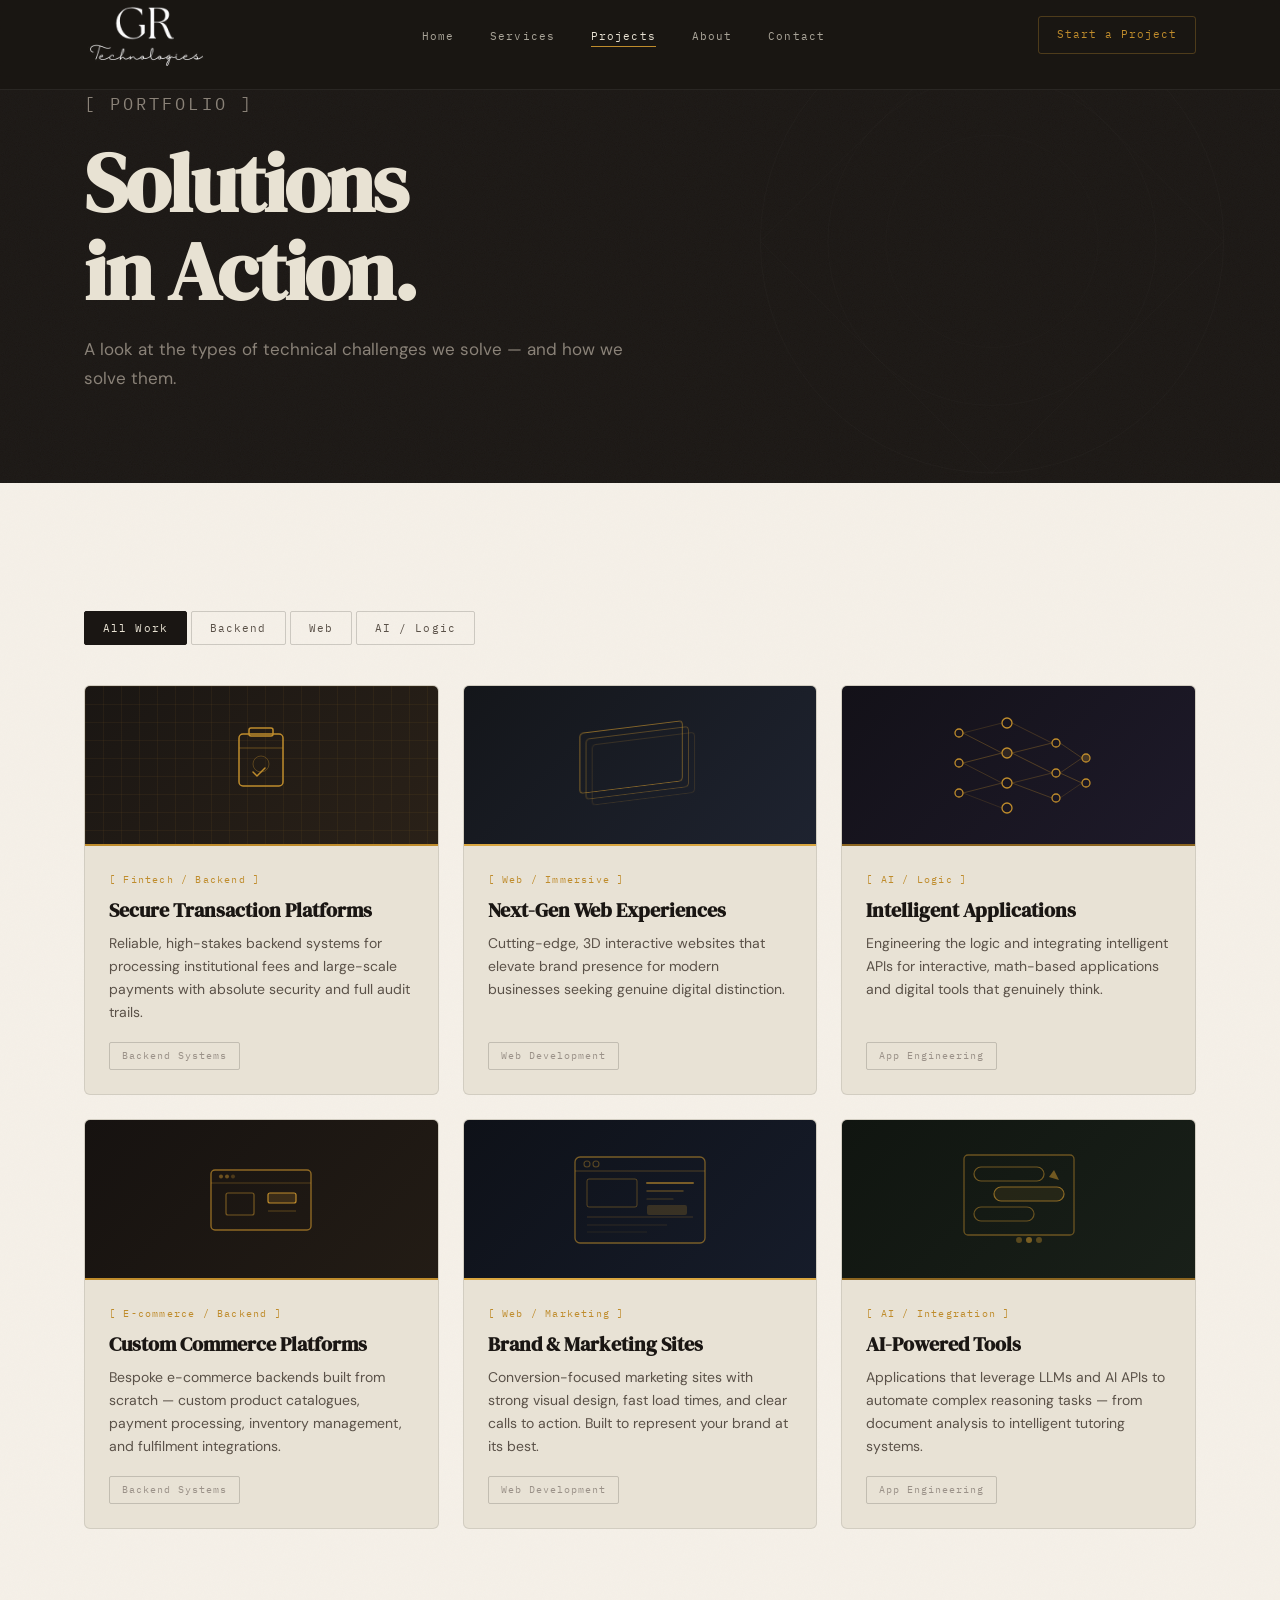
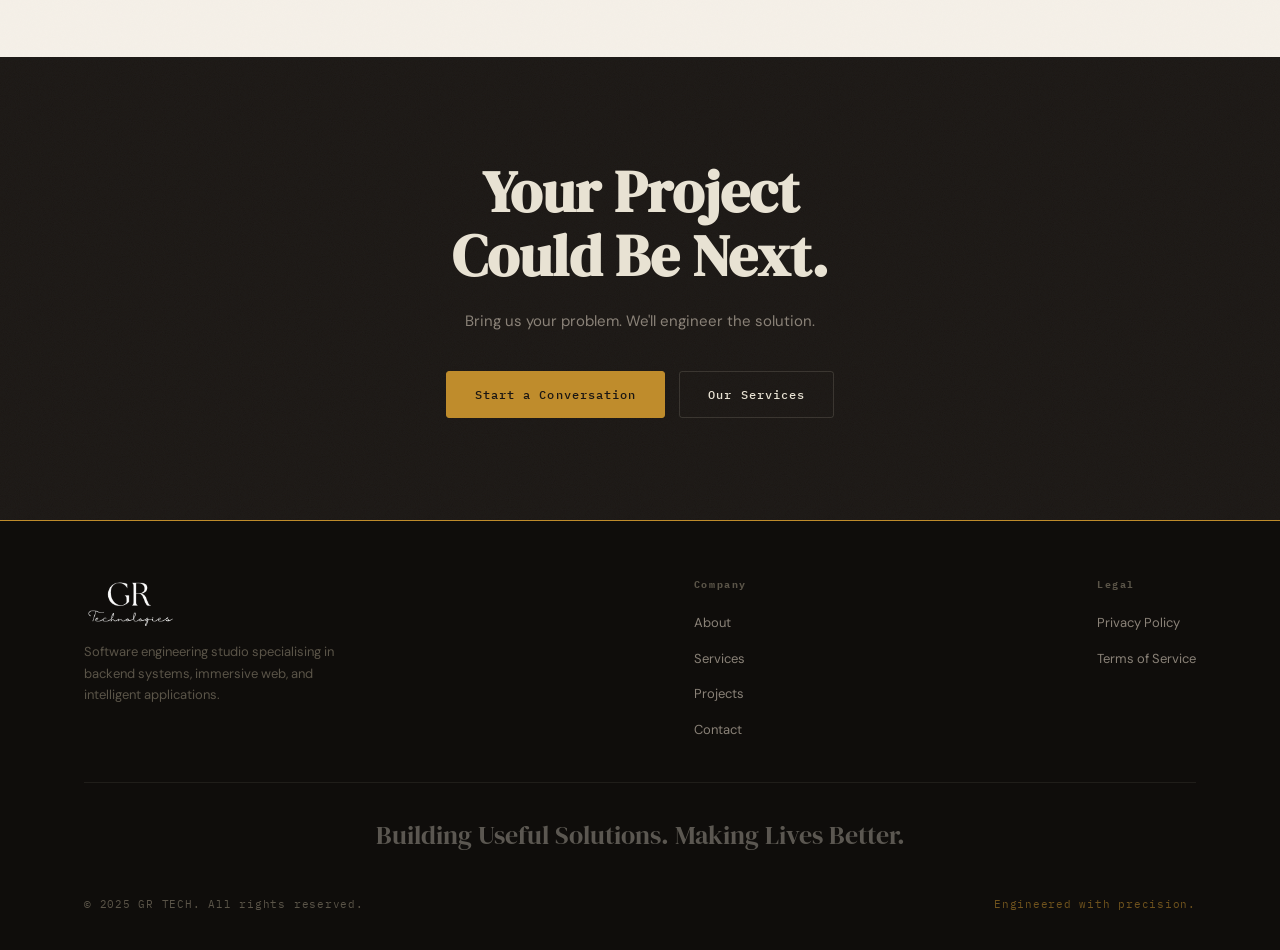
<file: projects.html>
<!DOCTYPE html>
<html lang="en">
<head>
  <meta charset="UTF-8" />
  <meta name="google-site-verification" content="d22xCQhuLej5RjD-SYoI7-EH4qLDkn1jY21Nh2vL4jA" />
  <meta name="viewport" content="width=device-width, initial-scale=1.0" />
  <title>Projects — GR TECH</title>
  <meta name="description" content="A portfolio of software engineering work by GR TECH — fintech systems, immersive web, and intelligent applications." />
  <link rel="preconnect" href="https://fonts.googleapis.com" />
  <link rel="preconnect" href="https://fonts.gstatic.com" crossorigin />
  <link href="https://fonts.googleapis.com/css2?family=DM+Serif+Display:ital@0;1&family=IBM+Plex+Mono:wght@300;400;500&family=DM+Sans:ital,opsz,wght@0,9..40,300;0,9..40,400;0,9..40,500;0,9..40,600;1,9..40,300&display=swap" rel="stylesheet" />
  <link rel="stylesheet" href="css/style.css?v=6" />

  <link rel="canonical" href="https://www.grtechhq.com/projects" />

  <meta property="og:type" content="website" />
  <meta property="og:site_name" content="GR TECH" />
  <meta property="og:url" content="https://www.grtechhq.com/projects" />
  <meta property="og:title" content="Projects — GR TECH" />
  <meta property="og:description" content="A portfolio of software engineering work by GR TECH — fintech systems, immersive web, and intelligent applications." />
  <meta property="og:image" content="https://www.grtechhq.com/assets/grtech-logo.png" />

  <meta name="twitter:card" content="summary_large_image" />
  <meta name="twitter:title" content="Projects — GR TECH" />
  <meta name="twitter:description" content="A portfolio of software engineering work by GR TECH — fintech systems, immersive web, and intelligent applications." />
  <meta name="twitter:image" content="https://www.grtechhq.com/assets/grtech-logo.png" />

  <style>
    .pv-dark   { background: linear-gradient(135deg, #1A1613 0%, #2A2118 100%); }
    .pv-dark-b { background: linear-gradient(135deg, #14161A 0%, #1E2330 100%); }
    .pv-dark-c { background: linear-gradient(135deg, #131118 0%, #1E1A2A 100%); }
    .pv-dark-d { background: linear-gradient(135deg, #101510 0%, #192019 100%); }
    .pv-dark-e { background: linear-gradient(135deg, #161210 0%, #231C15 100%); }
    .pv-dark-f { background: linear-gradient(135deg, #0E1118 0%, #161C2A 100%); }

    .pv-grid-overlay {
      position: absolute; inset: 0;
      background-image:
        linear-gradient(rgba(191,140,44,0.07) 1px, transparent 1px),
        linear-gradient(90deg, rgba(191,140,44,0.07) 1px, transparent 1px);
      background-size: 18px 18px;
    }

    .pv-layers {
      position: relative; width: 110px; height: 65px;
      transform-style: preserve-3d;
      transform: rotateX(20deg) rotateY(-20deg);
      animation: layerFloat 6s ease-in-out infinite;
    }
    @keyframes layerFloat {
      0%,100% { transform: rotateX(20deg) rotateY(-20deg) translateY(0); }
      50%      { transform: rotateX(20deg) rotateY(-20deg) translateY(-8px); }
    }
    .pv-layer {
      position: absolute; width: 100%; height: 100%;
      border: 1.5px solid; border-radius: 4px;
    }
    .pv-layer:nth-child(1) { border-color: rgba(191,140,44,0.65); transform: translateZ(26px); }
    .pv-layer:nth-child(2) { border-color: rgba(191,140,44,0.38); transform: translateZ(8px); }
    .pv-layer:nth-child(3) { border-color: rgba(191,140,44,0.18); transform: translateZ(-10px); }
  </style>
</head>
<body>

  <!-- NAV -->
  <header id="nav" role="banner">
    <div class="container">
      <nav class="nav-inner" aria-label="Main navigation">
        <a href="/" class="nav-logo" aria-label="GR TECH — home">
          <img class="nav-logo-mark" src="assets/grtech-logo.png" alt="GR Technologies" style="height:70px;width:auto;display:block;" />
        </a>
        <ul class="nav-links" role="list">
          <li><a href="/">Home</a></li>
          <li><a href="/services">Services</a></li>
          <li><a href="/projects" class="active">Projects</a></li>
          <li><a href="/about">About</a></li>
          <li><a href="/contact">Contact</a></li>
        </ul>
        <div class="nav-right">
          <a href="/contact" class="btn-nav">Start a Project</a>
          <button class="hamburger" id="hamburger" aria-label="Toggle menu" aria-expanded="false" aria-controls="mobile-menu">
            <span></span><span></span><span></span>
          </button>
        </div>
      </nav>
    </div>
  </header>

  <div class="mobile-menu" id="mobile-menu" role="dialog" aria-label="Mobile navigation">
    <a href="/"    class="mobile-link">Home</a>
    <a href="/services" class="mobile-link">Services</a>
    <a href="/projects" class="mobile-link">Projects</a>
    <a href="/about"    class="mobile-link">About</a>
    <a href="/contact"  class="mobile-link">Contact</a>
    <a href="/contact"  class="btn btn-gold" style="margin-top:8px;">Start a Project</a>
  </div>


  <main>

    <!-- PAGE HERO -->
    <section class="panel-hero page-hero" aria-label="Projects hero">
      <div class="hero-geo-wrap" aria-hidden="true">
        <svg viewBox="0 0 500 500" fill="none" style="width:100%;height:100%;opacity:0.04;">
          <circle cx="250" cy="250" r="240" stroke="white" stroke-width="0.5"/>
          <circle cx="250" cy="250" r="170" stroke="white" stroke-width="0.4"/>
          <circle cx="250" cy="250" r="110" stroke="white" stroke-width="0.3"/>
          <polygon points="250,10 490,250 250,490 10,250" stroke="white" stroke-width="0.35" fill="none"/>
        </svg>
      </div>
      <div class="container">
        <div class="page-hero-content">
          <p class="eyebrow-inv fade-up" style="margin-bottom:20px;">[ Portfolio ]</p>
          <h1 class="fade-up">Solutions<br>in Action.</h1>
          <p class="fade-up" style="margin-top:20px;">
            A look at the types of technical challenges we solve — and how we solve them.
          </p>
        </div>
      </div>
    </section>


    <!-- PROJECT GRID (light) -->
    <section id="projects" class="panel-light section-pad" aria-label="Project Portfolio">
      <div class="container">

        <!-- Filter Tabs -->
        <div class="filter-tabs fade-up" role="tablist" aria-label="Filter projects by category">
          <button class="filter-tab active" data-filter="all"     role="tab" aria-selected="true">All Work</button>
          <button class="filter-tab"        data-filter="backend" role="tab" aria-selected="false">Backend</button>
          <button class="filter-tab"        data-filter="web"     role="tab" aria-selected="false">Web</button>
          <button class="filter-tab"        data-filter="ai"      role="tab" aria-selected="false">AI / Logic</button>
        </div>

        <div class="proj-grid stagger">

          <!-- 1. Fintech -->
          <article class="proj-card fade-up" data-cat="backend" aria-label="Secure Transaction Platforms">
            <div class="proj-visual pv-dark" style="position:relative;overflow:hidden;">
              <div class="pv-grid-overlay"></div>
              <div style="position:absolute;inset:0;display:flex;align-items:center;justify-content:center;">
                <svg width="100" height="80" viewBox="0 0 100 80" fill="none">
                  <rect x="28" y="8"  width="44" height="52" rx="4" stroke="#BF8C2C" stroke-width="1.5"/>
                  <path d="M28 22h44" stroke="#BF8C2C" stroke-width="1" opacity="0.45"/>
                  <rect x="38" y="2" width="24" height="8" rx="2" stroke="#BF8C2C" stroke-width="1.5"/>
                  <path d="M42 46l4 4 8-8" stroke="#BF8C2C" stroke-width="1.5" stroke-linecap="round"/>
                  <circle cx="50" cy="38" r="8" stroke="#BF8C2C" stroke-width="1" opacity="0.35"/>
                </svg>
              </div>
              <div class="proj-accent-bar" style="background:var(--gold);"></div>
            </div>
            <div class="proj-body">
              <span class="proj-tag">[ Fintech / Backend ]</span>
              <h3>Secure Transaction Platforms</h3>
              <p>Reliable, high-stakes backend systems for processing institutional fees and large-scale payments with absolute security and full audit trails.</p>
              <span class="proj-pill">Backend Systems</span>
            </div>
          </article>

          <!-- 2. 3D Web -->
          <article class="proj-card fade-up" data-cat="web" aria-label="Next-Gen Web Experiences">
            <div class="proj-visual pv-dark-b" style="position:relative;overflow:hidden;perspective:400px;">
              <div style="position:absolute;inset:0;display:flex;align-items:center;justify-content:center;">
                <div class="pv-layers">
                  <div class="pv-layer"></div>
                  <div class="pv-layer"></div>
                  <div class="pv-layer"></div>
                </div>
              </div>
              <div class="proj-accent-bar" style="background:var(--gold-light);"></div>
            </div>
            <div class="proj-body">
              <span class="proj-tag">[ Web / Immersive ]</span>
              <h3>Next-Gen Web Experiences</h3>
              <p>Cutting-edge, 3D interactive websites that elevate brand presence for modern businesses seeking genuine digital distinction.</p>
              <span class="proj-pill">Web Development</span>
            </div>
          </article>

          <!-- 3. AI / Neural -->
          <article class="proj-card fade-up" data-cat="ai" aria-label="Intelligent Applications">
            <div class="proj-visual pv-dark-c" style="position:relative;overflow:hidden;">
              <div style="position:absolute;inset:0;display:flex;align-items:center;justify-content:center;">
                <svg width="170" height="130" viewBox="0 0 170 130" fill="none">
                  <circle cx="25"  cy="32"  r="4" stroke="#BF8C2C" stroke-width="1.3"/>
                  <circle cx="25"  cy="62"  r="4" stroke="#BF8C2C" stroke-width="1.3"/>
                  <circle cx="25"  cy="92"  r="4" stroke="#BF8C2C" stroke-width="1.3"/>
                  <circle cx="73"  cy="22"  r="5" stroke="#BF8C2C" stroke-width="1.3"/>
                  <circle cx="73"  cy="52"  r="5" fill="#BF8C2C" fill-opacity="0.14" stroke="#BF8C2C" stroke-width="1.3"/>
                  <circle cx="73"  cy="82"  r="5" stroke="#BF8C2C" stroke-width="1.3"/>
                  <circle cx="73"  cy="107" r="5" stroke="#BF8C2C" stroke-width="1.3"/>
                  <circle cx="122" cy="42"  r="4" stroke="#BF8C2C" stroke-width="1.3"/>
                  <circle cx="122" cy="72"  r="4" stroke="#BF8C2C" stroke-width="1.3"/>
                  <circle cx="122" cy="97"  r="4" stroke="#BF8C2C" stroke-width="1.3"/>
                  <circle cx="152" cy="57"  r="4" fill="#BF8C2C" fill-opacity="0.28" stroke="#BF8C2C" stroke-width="1.3"/>
                  <circle cx="152" cy="82"  r="4" stroke="#BF8C2C" stroke-width="1.3"/>
                  <line x1="29" y1="32"  x2="68" y2="22"  stroke="#BF8C2C" stroke-width="0.5" opacity="0.4"/>
                  <line x1="29" y1="32"  x2="68" y2="52"  stroke="#BF8C2C" stroke-width="0.5" opacity="0.65"/>
                  <line x1="29" y1="62"  x2="68" y2="52"  stroke="#BF8C2C" stroke-width="0.5" opacity="0.7"/>
                  <line x1="29" y1="62"  x2="68" y2="82"  stroke="#BF8C2C" stroke-width="0.5" opacity="0.5"/>
                  <line x1="29" y1="92"  x2="68" y2="82"  stroke="#BF8C2C" stroke-width="0.5" opacity="0.6"/>
                  <line x1="29" y1="92"  x2="68" y2="107" stroke="#BF8C2C" stroke-width="0.5" opacity="0.35"/>
                  <line x1="78" y1="22"  x2="118" y2="42" stroke="#BF8C2C" stroke-width="0.5" opacity="0.5"/>
                  <line x1="78" y1="52"  x2="118" y2="42" stroke="#BF8C2C" stroke-width="0.5" opacity="0.65"/>
                  <line x1="78" y1="52"  x2="118" y2="72" stroke="#BF8C2C" stroke-width="0.5" opacity="0.7"/>
                  <line x1="78" y1="82"  x2="118" y2="72" stroke="#BF8C2C" stroke-width="0.5" opacity="0.55"/>
                  <line x1="78" y1="82"  x2="118" y2="97" stroke="#BF8C2C" stroke-width="0.5" opacity="0.6"/>
                  <line x1="126" y1="42" x2="148" y2="57" stroke="#BF8C2C" stroke-width="0.5" opacity="0.6"/>
                  <line x1="126" y1="72" x2="148" y2="57" stroke="#BF8C2C" stroke-width="0.5" opacity="0.55"/>
                  <line x1="126" y1="72" x2="148" y2="82" stroke="#BF8C2C" stroke-width="0.5" opacity="0.7"/>
                  <line x1="126" y1="97" x2="148" y2="82" stroke="#BF8C2C" stroke-width="0.5" opacity="0.4"/>
                </svg>
              </div>
              <div class="proj-accent-bar" style="background:var(--gold-dim);"></div>
            </div>
            <div class="proj-body">
              <span class="proj-tag">[ AI / Logic ]</span>
              <h3>Intelligent Applications</h3>
              <p>Engineering the logic and integrating intelligent APIs for interactive, math-based applications and digital tools that genuinely think.</p>
              <span class="proj-pill">App Engineering</span>
            </div>
          </article>

          <!-- 4. E-commerce Platform -->
          <article class="proj-card fade-up" data-cat="backend" aria-label="E-commerce Platform">
            <div class="proj-visual pv-dark-e" style="position:relative;overflow:hidden;">
              <div style="position:absolute;inset:0;display:flex;align-items:center;justify-content:center;">
                <svg width="110" height="90" viewBox="0 0 110 90" fill="none">
                  <rect x="5" y="15" width="100" height="60" rx="4" stroke="#BF8C2C" stroke-width="1.4" opacity="0.7"/>
                  <path d="M5 28h100" stroke="#BF8C2C" stroke-width="1" opacity="0.35"/>
                  <rect x="20" y="38" width="28" height="22" rx="2" stroke="#BF8C2C" stroke-width="1.2" opacity="0.55"/>
                  <rect x="62" y="38" width="28" height="10" rx="2" fill="#BF8C2C" fill-opacity="0.18" stroke="#BF8C2C" stroke-width="1.2"/>
                  <path d="M62 56h28" stroke="#BF8C2C" stroke-width="1" opacity="0.4"/>
                  <circle cx="15" cy="21.5" r="2" fill="#BF8C2C" opacity="0.5"/>
                  <circle cx="21" cy="21.5" r="2" fill="#BF8C2C" opacity="0.5"/>
                  <circle cx="27" cy="21.5" r="2" fill="#BF8C2C" opacity="0.3"/>
                </svg>
              </div>
              <div class="proj-accent-bar" style="background:var(--gold);"></div>
            </div>
            <div class="proj-body">
              <span class="proj-tag">[ E-commerce / Backend ]</span>
              <h3>Custom Commerce Platforms</h3>
              <p>Bespoke e-commerce backends built from scratch — custom product catalogues, payment processing, inventory management, and fulfilment integrations.</p>
              <span class="proj-pill">Backend Systems</span>
            </div>
          </article>

          <!-- 5. Brand Website -->
          <article class="proj-card fade-up" data-cat="web" aria-label="Brand & Marketing Sites">
            <div class="proj-visual pv-dark-f" style="position:relative;overflow:hidden;">
              <div style="position:absolute;inset:0;display:flex;align-items:center;justify-content:center;">
                <svg width="150" height="110" viewBox="0 0 150 110" fill="none">
                  <!-- Browser frame -->
                  <rect x="10" y="12" width="130" height="86" rx="5" stroke="#BF8C2C" stroke-width="1.3" opacity="0.6"/>
                  <path d="M10 26h130" stroke="#BF8C2C" stroke-width="1" opacity="0.35"/>
                  <circle cx="22" cy="19" r="3" stroke="#BF8C2C" stroke-width="1.1" opacity="0.4"/>
                  <circle cx="31" cy="19" r="3" stroke="#BF8C2C" stroke-width="1.1" opacity="0.4"/>
                  <!-- Content blocks -->
                  <rect x="22" y="34" width="50" height="28" rx="2" stroke="#BF8C2C" stroke-width="1" opacity="0.4"/>
                  <path d="M22 72h106" stroke="#BF8C2C" stroke-width="1" opacity="0.25"/>
                  <path d="M22 80h80"  stroke="#BF8C2C" stroke-width="0.8" opacity="0.2"/>
                  <path d="M22 87h60"  stroke="#BF8C2C" stroke-width="0.8" opacity="0.15"/>
                  <!-- Hero type suggestion -->
                  <path d="M82 38h46"  stroke="#BF8C2C" stroke-width="2" opacity="0.6" stroke-linecap="round"/>
                  <path d="M82 46h36"  stroke="#BF8C2C" stroke-width="1.5" opacity="0.4" stroke-linecap="round"/>
                  <path d="M82 54h26"  stroke="#BF8C2C" stroke-width="1.2" opacity="0.3" stroke-linecap="round"/>
                  <rect x="82" y="60" width="40" height="10" rx="2" fill="#BF8C2C" fill-opacity="0.22"/>
                </svg>
              </div>
              <div class="proj-accent-bar" style="background:var(--gold-light);"></div>
            </div>
            <div class="proj-body">
              <span class="proj-tag">[ Web / Marketing ]</span>
              <h3>Brand &amp; Marketing Sites</h3>
              <p>Conversion-focused marketing sites with strong visual design, fast load times, and clear calls to action. Built to represent your brand at its best.</p>
              <span class="proj-pill">Web Development</span>
            </div>
          </article>

          <!-- 6. AI Tool -->
          <article class="proj-card fade-up" data-cat="ai" aria-label="AI-Powered Tools">
            <div class="proj-visual pv-dark-d" style="position:relative;overflow:hidden;">
              <div style="position:absolute;inset:0;display:flex;align-items:center;justify-content:center;">
                <svg width="140" height="110" viewBox="0 0 140 110" fill="none">
                  <!-- Document / chat interface -->
                  <rect x="15" y="10" width="110" height="80" rx="4" stroke="#BF8C2C" stroke-width="1.3" opacity="0.5"/>
                  <!-- Chat bubbles -->
                  <rect x="25" y="22" width="70" height="14" rx="7" stroke="#BF8C2C" stroke-width="1.2" opacity="0.55"/>
                  <rect x="45" y="42" width="70" height="14" rx="7" fill="#BF8C2C" fill-opacity="0.14" stroke="#BF8C2C" stroke-width="1.2" opacity="0.7"/>
                  <rect x="25" y="62" width="60" height="14" rx="7" stroke="#BF8C2C" stroke-width="1.2" opacity="0.5"/>
                  <!-- Cursor / sparkle -->
                  <path d="M105 25 L110 35 L100 32 Z" fill="#BF8C2C" opacity="0.55"/>
                  <circle cx="70" cy="95" r="3" fill="#BF8C2C" opacity="0.4"/>
                  <circle cx="80" cy="95" r="3" fill="#BF8C2C" opacity="0.6"/>
                  <circle cx="90" cy="95" r="3" fill="#BF8C2C" opacity="0.4"/>
                </svg>
              </div>
              <div class="proj-accent-bar" style="background:var(--gold-dim);"></div>
            </div>
            <div class="proj-body">
              <span class="proj-tag">[ AI / Integration ]</span>
              <h3>AI-Powered Tools</h3>
              <p>Applications that leverage LLMs and AI APIs to automate complex reasoning tasks — from document analysis to intelligent tutoring systems.</p>
              <span class="proj-pill">App Engineering</span>
            </div>
          </article>

        </div>
      </div>
    </section>


    <!-- CTA STRIP -->
    <div class="panel-dark cta-strip">
      <div class="container">
        <h2 class="fade-up">Your Project<br>Could Be Next.</h2>
        <p class="fade-up">Bring us your problem. We'll engineer the solution.</p>
        <div class="cta-btns fade-up">
          <a href="/contact"  class="btn btn-gold">Start a Conversation</a>
          <a href="/services" class="btn btn-outline-dark">Our Services</a>
        </div>
      </div>
    </div>

  </main>


  <!-- FOOTER -->
  <footer id="footer" role="contentinfo">
    <div class="container">
      <div class="footer-top">
        <div>
          <a href="/" class="footer-logo" aria-label="GR TECH home">
            <img src="assets/grtech-logo.png" alt="GR Technologies" style="height:52px;width:auto;display:block;" />
          </a>
          <p class="footer-desc">Software engineering studio specialising in backend systems, immersive web, and intelligent applications.</p>
        </div>
        <nav class="footer-col" aria-label="Company">
          <h5>Company</h5>
          <ul>
            <li><a href="/about">About</a></li>
            <li><a href="/services">Services</a></li>
            <li><a href="/projects">Projects</a></li>
            <li><a href="/contact">Contact</a></li>
          </ul>
        </nav>
        <nav class="footer-col" aria-label="Legal">
          <h5>Legal</h5>
          <ul>
            <li><a href="#">Privacy Policy</a></li>
            <li><a href="#">Terms of Service</a></li>
          </ul>
        </nav>
      </div>
      <p class="footer-tagline">Building Useful Solutions. Making Lives Better.</p>
      <div class="footer-bottom">
        <p class="footer-copy">© 2025 GR TECH. All rights reserved.</p>
        <p class="footer-badge">Engineered with precision.</p>
      </div>
    </div>
  </footer>

  <script src="js/main.js"></script>
</body>
</html>
</file>
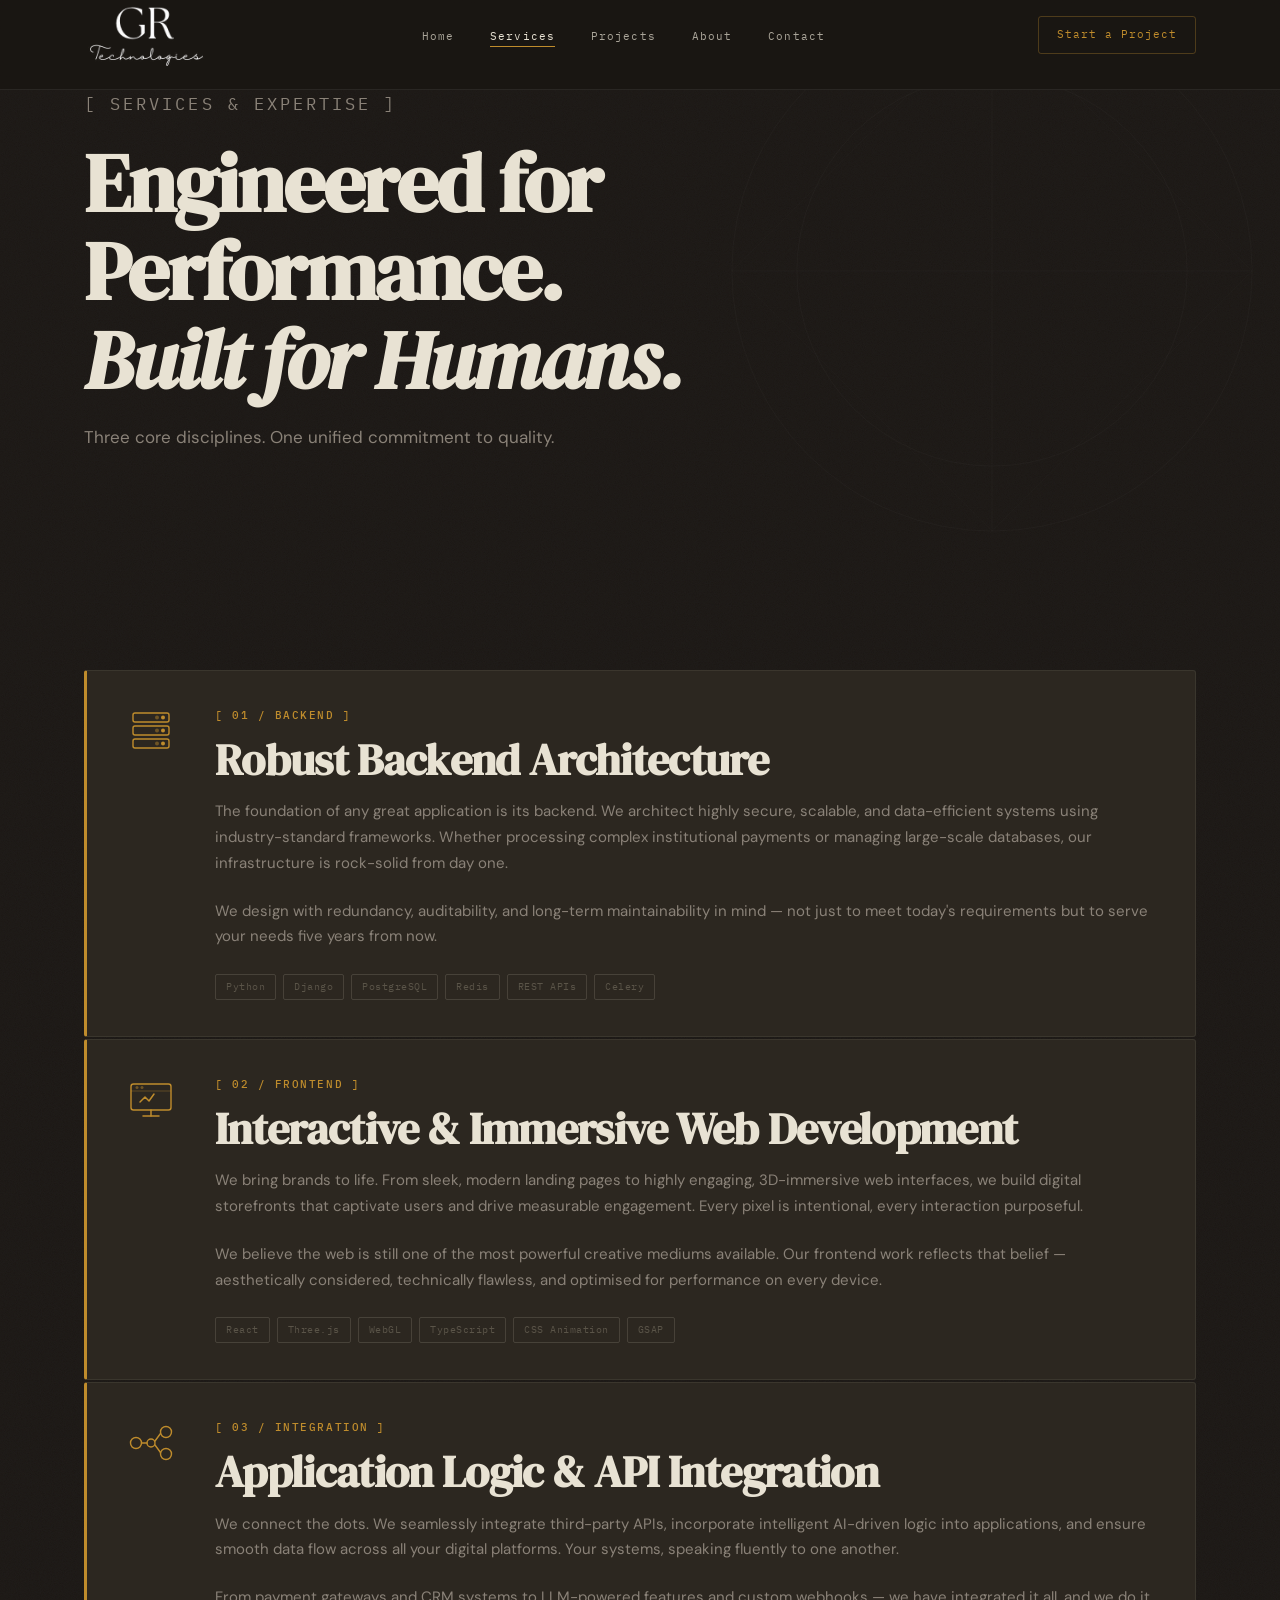
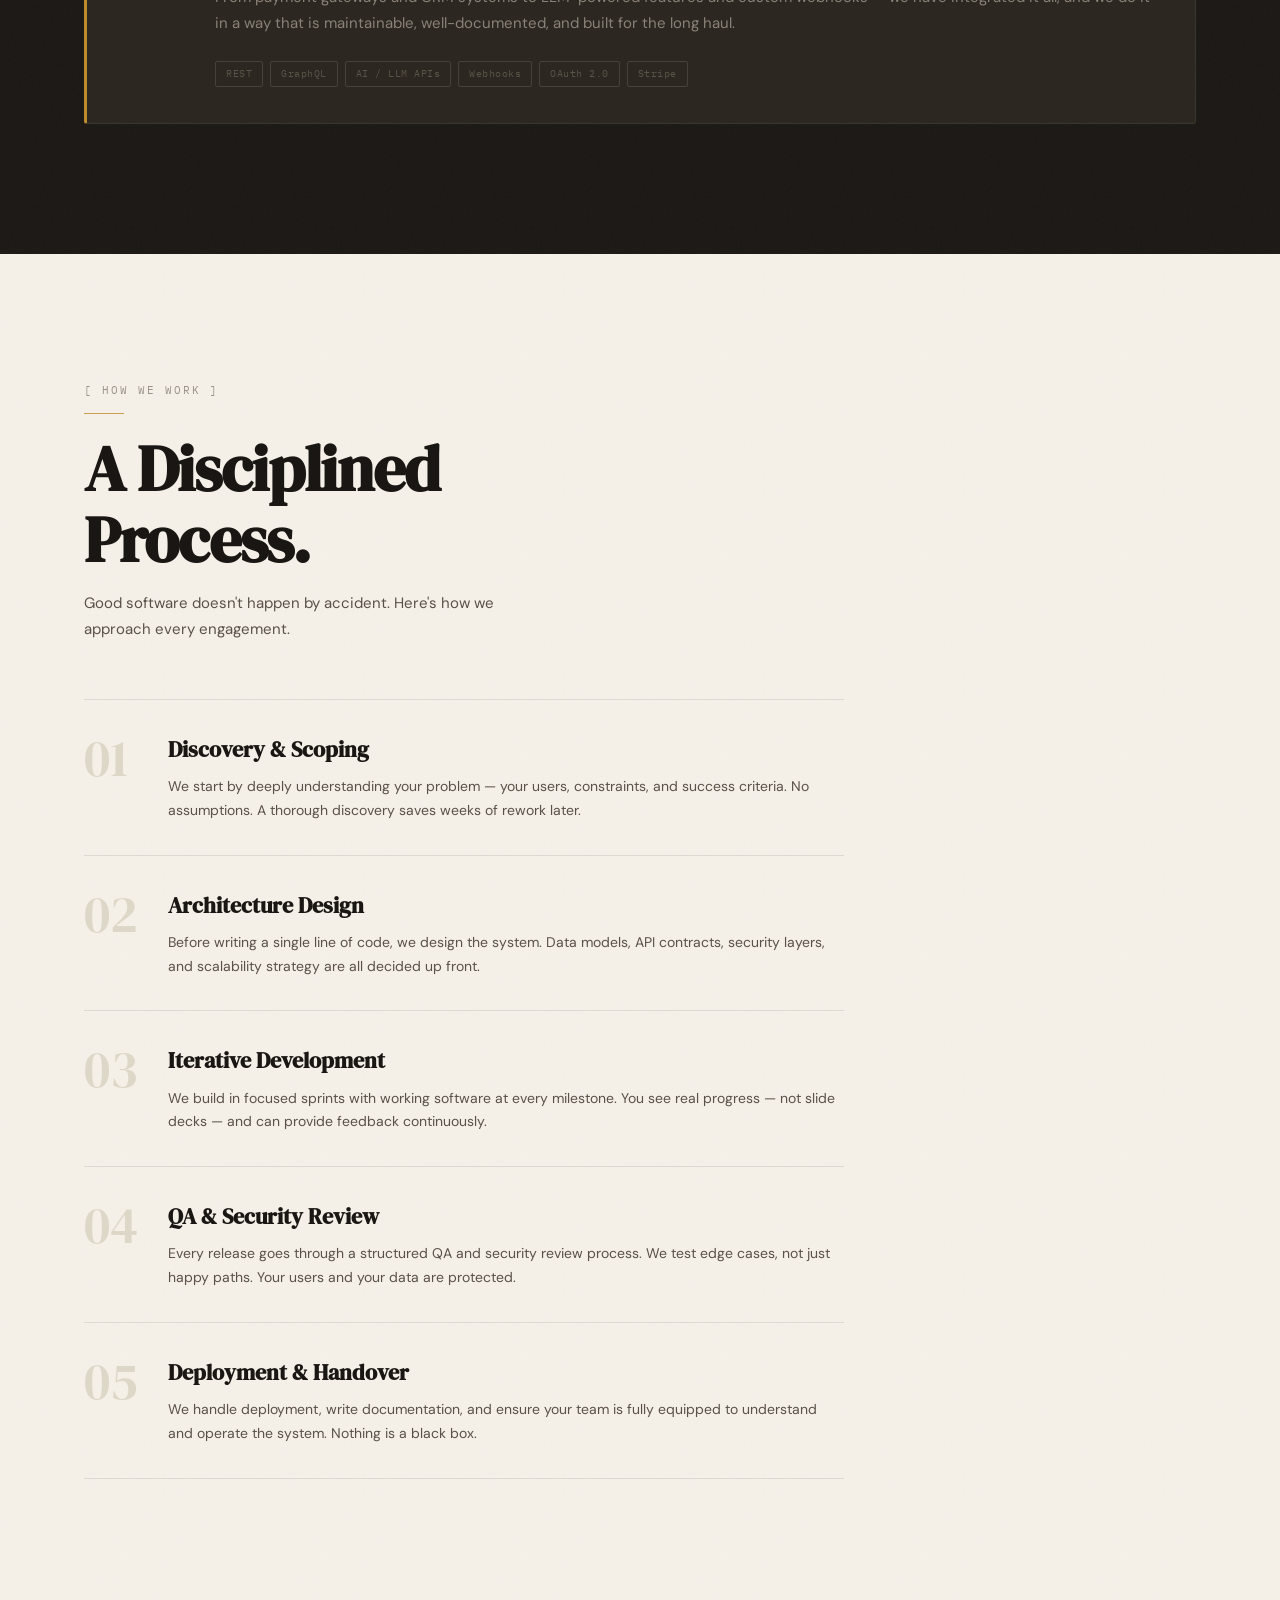
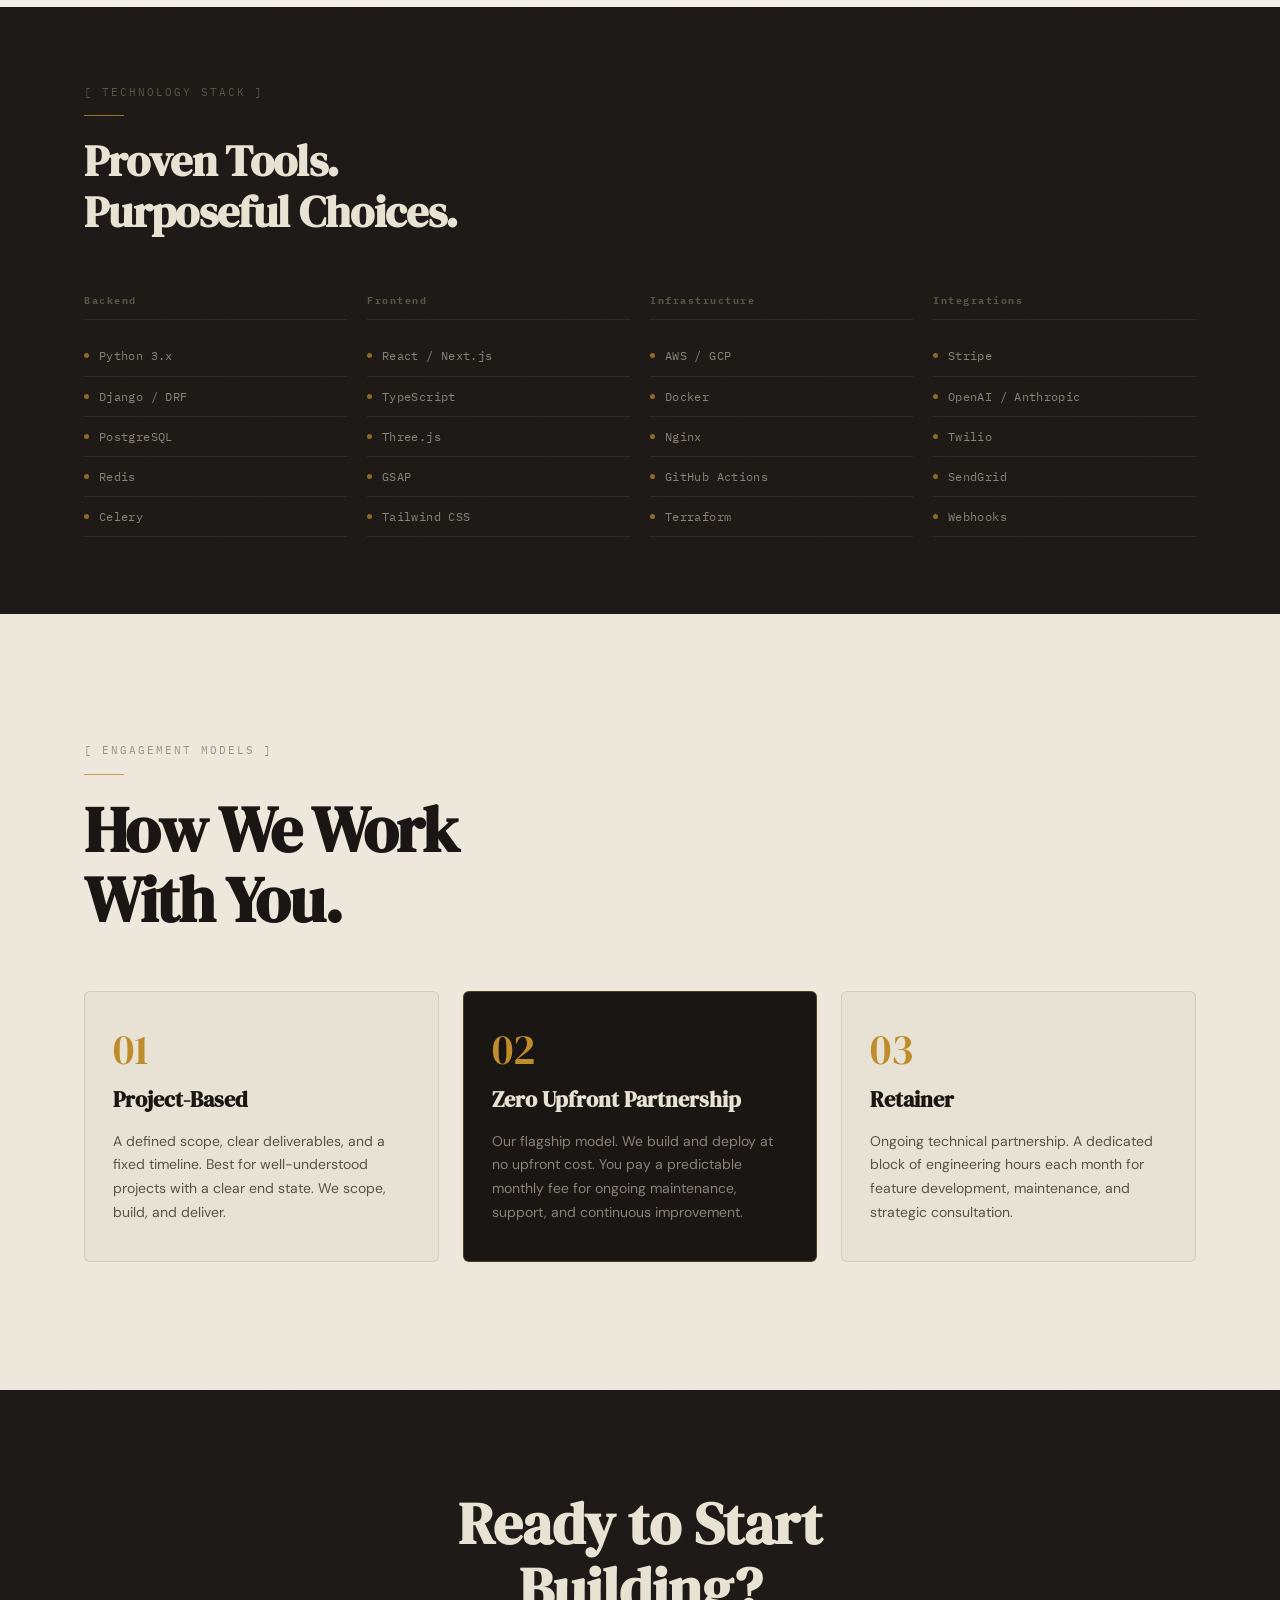
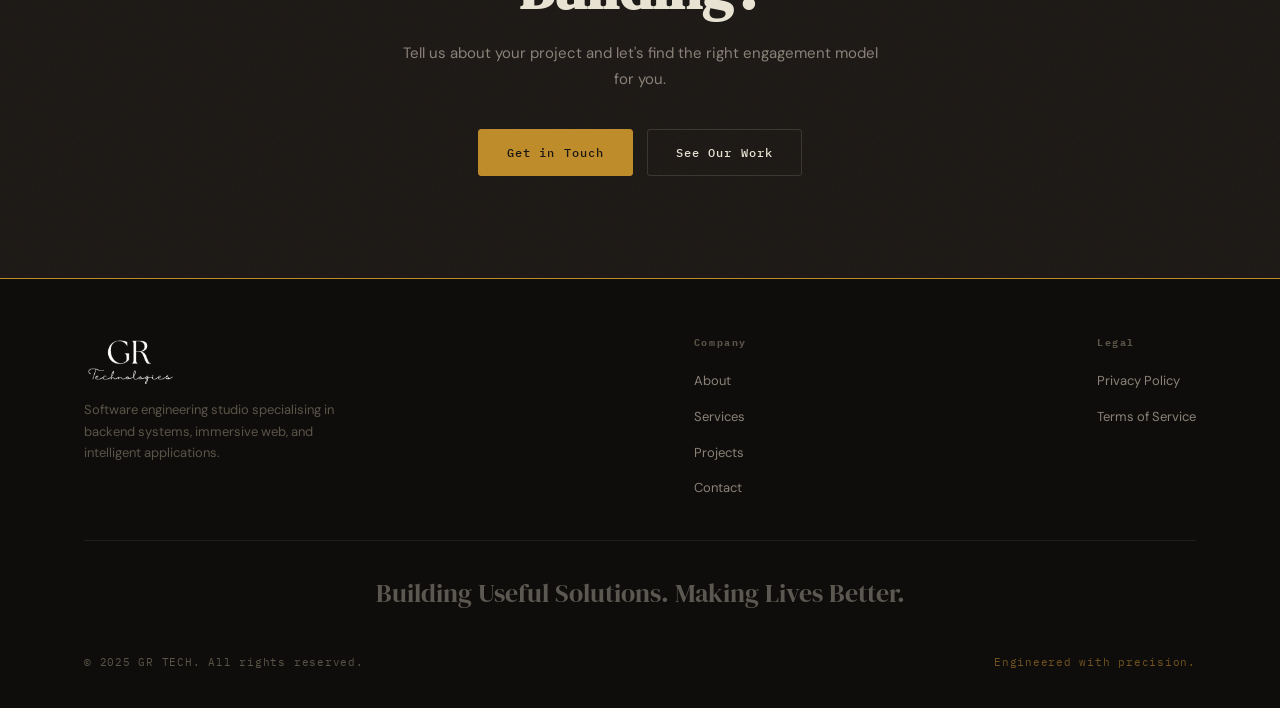
<file: services.html>
<!DOCTYPE html>
<html lang="en">
<head>
  <meta charset="UTF-8" />
  <meta name="google-site-verification" content="d22xCQhuLej5RjD-SYoI7-EH4qLDkn1jY21Nh2vL4jA" />
  <meta name="viewport" content="width=device-width, initial-scale=1.0" />
  <title>Services — GR TECH</title>
  <meta name="description" content="Backend architecture, immersive web development, and API integration services from GR TECH." />
  <link rel="preconnect" href="https://fonts.googleapis.com" />
  <link rel="preconnect" href="https://fonts.gstatic.com" crossorigin />
  <link href="https://fonts.googleapis.com/css2?family=DM+Serif+Display:ital@0;1&family=IBM+Plex+Mono:wght@300;400;500&family=DM+Sans:ital,opsz,wght@0,9..40,300;0,9..40,400;0,9..40,500;0,9..40,600;1,9..40,300&display=swap" rel="stylesheet" />
  <link rel="stylesheet" href="css/style.css?v=6" />

  <link rel="canonical" href="https://www.grtechhq.com/services" />

  <meta property="og:type" content="website" />
  <meta property="og:site_name" content="GR TECH" />
  <meta property="og:url" content="https://www.grtechhq.com/services" />
  <meta property="og:title" content="Services — GR TECH" />
  <meta property="og:description" content="Backend architecture, immersive web development, and API integration services from GR TECH." />
  <meta property="og:image" content="https://www.grtechhq.com/assets/grtech-logo.png" />

  <meta name="twitter:card" content="summary_large_image" />
  <meta name="twitter:title" content="Services — GR TECH" />
  <meta name="twitter:description" content="Backend architecture, immersive web development, and API integration services from GR TECH." />
  <meta name="twitter:image" content="https://www.grtechhq.com/assets/grtech-logo.png" />

  <style>
    /* Service row layout */
    .svc-row {
      display: grid;
      grid-template-columns: 56px 1fr;
      gap: 32px;
      align-items: start;
      background: var(--dark-card);
      border: 1px solid var(--border-dk);
      border-left: 3px solid var(--gold);
      border-radius: var(--radius);
      padding: 36px 40px;
      transition: all var(--ease-slow);
      margin-bottom: 2px;
    }
    .svc-row:hover {
      border-color: var(--border-gold);
      border-left-color: var(--gold);
      box-shadow: 0 4px 40px rgba(0,0,0,0.25);
      transform: translateX(4px);
    }
    @media (max-width: 768px) {
      .svc-row { grid-template-columns: 1fr; padding: 28px; }
    }
  </style>
</head>
<body>

  <!-- NAV -->
  <header id="nav" role="banner">
    <div class="container">
      <nav class="nav-inner" aria-label="Main navigation">
        <a href="/" class="nav-logo" aria-label="GR TECH — home">
          <img class="nav-logo-mark" src="assets/grtech-logo.png" alt="GR Technologies" style="height:70px;width:auto;display:block;" />
        </a>
        <ul class="nav-links" role="list">
          <li><a href="/">Home</a></li>
          <li><a href="/services" class="active">Services</a></li>
          <li><a href="/projects">Projects</a></li>
          <li><a href="/about">About</a></li>
          <li><a href="/contact">Contact</a></li>
        </ul>
        <div class="nav-right">
          <a href="/contact" class="btn-nav">Start a Project</a>
          <button class="hamburger" id="hamburger" aria-label="Toggle menu" aria-expanded="false" aria-controls="mobile-menu">
            <span></span><span></span><span></span>
          </button>
        </div>
      </nav>
    </div>
  </header>

  <div class="mobile-menu" id="mobile-menu" role="dialog" aria-label="Mobile navigation">
    <a href="/"    class="mobile-link">Home</a>
    <a href="/services" class="mobile-link">Services</a>
    <a href="/projects" class="mobile-link">Projects</a>
    <a href="/about"    class="mobile-link">About</a>
    <a href="/contact"  class="mobile-link">Contact</a>
    <a href="/contact"  class="btn btn-gold" style="margin-top:8px;">Start a Project</a>
  </div>


  <main>

    <!-- PAGE HERO -->
    <section class="panel-hero page-hero" aria-label="Services hero">
      <div class="hero-geo-wrap" aria-hidden="true">
        <svg viewBox="0 0 500 500" fill="none" style="width:100%;height:100%;opacity:0.04;">
          <circle cx="250" cy="250" r="240" stroke="white" stroke-width="0.5"/>
          <circle cx="250" cy="250" r="180" stroke="white" stroke-width="0.5"/>
          <line x1="250" y1="10" x2="250" y2="490" stroke="white" stroke-width="0.4"/>
          <line x1="10" y1="250" x2="490" y2="250" stroke="white" stroke-width="0.4"/>
          <polygon points="250,10 490,250 250,490 10,250" stroke="white" stroke-width="0.3" fill="none"/>
        </svg>
      </div>
      <div class="container">
        <div class="page-hero-content">
          <p class="eyebrow-inv fade-up" style="margin-bottom:20px;">[ Services & Expertise ]</p>
          <h1 class="fade-up">Engineered for<br>Performance.<br><em>Built for Humans.</em></h1>
          <p class="fade-up" style="margin-top:20px;">Three core disciplines. One unified commitment to quality.</p>
        </div>
      </div>
    </section>


    <!-- SERVICE ROWS (dark) -->
    <section id="services" class="panel-dark section-pad" aria-label="Service Details">
      <div class="container">

        <div class="stagger">

          <!-- 01: Backend -->
          <article class="svc-row fade-up" aria-label="Robust Backend Architecture">
            <div>
              <svg viewBox="0 0 48 48" fill="none" width="48" height="48" style="color:var(--gold);">
                <rect x="6" y="6"  width="36" height="9" rx="2" stroke="currentColor" stroke-width="1.4"/>
                <rect x="6" y="19" width="36" height="9" rx="2" stroke="currentColor" stroke-width="1.4"/>
                <rect x="6" y="32" width="36" height="9" rx="2" stroke="currentColor" stroke-width="1.4"/>
                <circle cx="36" cy="10.5" r="2" fill="currentColor"/>
                <circle cx="36" cy="23.5" r="2" fill="currentColor"/>
                <circle cx="36" cy="36.5" r="2" fill="currentColor"/>
                <circle cx="30" cy="10.5" r="2" fill="currentColor" opacity="0.45"/>
                <circle cx="30" cy="23.5" r="2" fill="currentColor" opacity="0.45"/>
                <circle cx="30" cy="36.5" r="2" fill="currentColor" opacity="0.45"/>
              </svg>
            </div>
            <div>
              <p class="label-gold" style="margin-bottom:10px;">[ 01 / Backend ]</p>
              <h2 class="display-md" style="color:var(--text-inv); margin-bottom:14px;">Robust Backend Architecture</h2>
              <p class="body-md text-inv-mid" style="margin-bottom:22px;">
                The foundation of any great application is its backend. We architect highly secure, scalable, and data-efficient systems using industry-standard frameworks. Whether processing complex institutional payments or managing large-scale databases, our infrastructure is rock-solid from day one.
              </p>
              <p class="body-md text-inv-mid" style="margin-bottom:24px;">
                We design with redundancy, auditability, and long-term maintainability in mind — not just to meet today's requirements but to serve your needs five years from now.
              </p>
              <div class="tech-tags" role="list">
                <span class="tech-tag" role="listitem">Python</span>
                <span class="tech-tag" role="listitem">Django</span>
                <span class="tech-tag" role="listitem">PostgreSQL</span>
                <span class="tech-tag" role="listitem">Redis</span>
                <span class="tech-tag" role="listitem">REST APIs</span>
                <span class="tech-tag" role="listitem">Celery</span>
              </div>
            </div>
          </article>

          <!-- 02: Frontend -->
          <article class="svc-row fade-up" aria-label="Interactive Web Development">
            <div>
              <svg viewBox="0 0 48 48" fill="none" width="48" height="48" style="color:var(--gold);">
                <rect x="4" y="8" width="40" height="26" rx="2.5" stroke="currentColor" stroke-width="1.4"/>
                <path d="M4 15h40" stroke="currentColor" stroke-width="1" opacity="0.35"/>
                <circle cx="10" cy="11.5" r="1.5" fill="currentColor" opacity="0.45"/>
                <circle cx="15" cy="11.5" r="1.5" fill="currentColor" opacity="0.45"/>
                <path d="M13 26l5-5 4 4 5-7" stroke="currentColor" stroke-width="1.5" stroke-linecap="round" stroke-linejoin="round"/>
                <path d="M16 40h16" stroke="currentColor" stroke-width="1.5" stroke-linecap="round"/>
                <path d="M24 34v6" stroke="currentColor" stroke-width="1.5" stroke-linecap="round"/>
              </svg>
            </div>
            <div>
              <p class="label-gold" style="margin-bottom:10px;">[ 02 / Frontend ]</p>
              <h2 class="display-md" style="color:var(--text-inv); margin-bottom:14px;">Interactive &amp; Immersive Web Development</h2>
              <p class="body-md text-inv-mid" style="margin-bottom:22px;">
                We bring brands to life. From sleek, modern landing pages to highly engaging, 3D-immersive web interfaces, we build digital storefronts that captivate users and drive measurable engagement. Every pixel is intentional, every interaction purposeful.
              </p>
              <p class="body-md text-inv-mid" style="margin-bottom:24px;">
                We believe the web is still one of the most powerful creative mediums available. Our frontend work reflects that belief — aesthetically considered, technically flawless, and optimised for performance on every device.
              </p>
              <div class="tech-tags" role="list">
                <span class="tech-tag" role="listitem">React</span>
                <span class="tech-tag" role="listitem">Three.js</span>
                <span class="tech-tag" role="listitem">WebGL</span>
                <span class="tech-tag" role="listitem">TypeScript</span>
                <span class="tech-tag" role="listitem">CSS Animation</span>
                <span class="tech-tag" role="listitem">GSAP</span>
              </div>
            </div>
          </article>

          <!-- 03: Integration -->
          <article class="svc-row fade-up" aria-label="API Integration">
            <div>
              <svg viewBox="0 0 48 48" fill="none" width="48" height="48" style="color:var(--gold);">
                <circle cx="9"  cy="24" r="5.5" stroke="currentColor" stroke-width="1.4"/>
                <circle cx="39" cy="13" r="5.5" stroke="currentColor" stroke-width="1.4"/>
                <circle cx="39" cy="35" r="5.5" stroke="currentColor" stroke-width="1.4"/>
                <circle cx="24" cy="24" r="4"   stroke="currentColor" stroke-width="1.4"/>
                <path d="M14.5 24h5.5"   stroke="currentColor" stroke-width="1.4" stroke-linecap="round"/>
                <path d="M28 22l5.5-7.5" stroke="currentColor" stroke-width="1.4" stroke-linecap="round"/>
                <path d="M28 26l5.5 7.5" stroke="currentColor" stroke-width="1.4" stroke-linecap="round"/>
              </svg>
            </div>
            <div>
              <p class="label-gold" style="margin-bottom:10px;">[ 03 / Integration ]</p>
              <h2 class="display-md" style="color:var(--text-inv); margin-bottom:14px;">Application Logic &amp; API Integration</h2>
              <p class="body-md text-inv-mid" style="margin-bottom:22px;">
                We connect the dots. We seamlessly integrate third-party APIs, incorporate intelligent AI-driven logic into applications, and ensure smooth data flow across all your digital platforms. Your systems, speaking fluently to one another.
              </p>
              <p class="body-md text-inv-mid" style="margin-bottom:24px;">
                From payment gateways and CRM systems to LLM-powered features and custom webhooks — we have integrated it all, and we do it in a way that is maintainable, well-documented, and built for the long haul.
              </p>
              <div class="tech-tags" role="list">
                <span class="tech-tag" role="listitem">REST</span>
                <span class="tech-tag" role="listitem">GraphQL</span>
                <span class="tech-tag" role="listitem">AI / LLM APIs</span>
                <span class="tech-tag" role="listitem">Webhooks</span>
                <span class="tech-tag" role="listitem">OAuth 2.0</span>
                <span class="tech-tag" role="listitem">Stripe</span>
              </div>
            </div>
          </article>

        </div>
      </div>
    </section>


    <!-- PROCESS (light) -->
    <section class="panel-light section-pad" aria-label="Our Process">
      <div class="container">

        <header class="section-header fade-up">
          <p class="eyebrow">[ How We Work ]</p>
          <div class="rule"></div>
          <h2 class="display-lg">A Disciplined<br>Process.</h2>
          <p class="body-md text-mid" style="margin-top:16px; max-width:480px;">
            Good software doesn't happen by accident. Here's how we approach every engagement.
          </p>
        </header>

        <div class="stagger" style="max-width:760px;">
          <div class="process-step fade-up">
            <div class="process-num">01</div>
            <div class="process-content">
              <h3>Discovery &amp; Scoping</h3>
              <p>We start by deeply understanding your problem — your users, constraints, and success criteria. No assumptions. A thorough discovery saves weeks of rework later.</p>
            </div>
          </div>
          <div class="process-step fade-up">
            <div class="process-num">02</div>
            <div class="process-content">
              <h3>Architecture Design</h3>
              <p>Before writing a single line of code, we design the system. Data models, API contracts, security layers, and scalability strategy are all decided up front.</p>
            </div>
          </div>
          <div class="process-step fade-up">
            <div class="process-num">03</div>
            <div class="process-content">
              <h3>Iterative Development</h3>
              <p>We build in focused sprints with working software at every milestone. You see real progress — not slide decks — and can provide feedback continuously.</p>
            </div>
          </div>
          <div class="process-step fade-up">
            <div class="process-num">04</div>
            <div class="process-content">
              <h3>QA &amp; Security Review</h3>
              <p>Every release goes through a structured QA and security review process. We test edge cases, not just happy paths. Your users and your data are protected.</p>
            </div>
          </div>
          <div class="process-step fade-up">
            <div class="process-num">05</div>
            <div class="process-content">
              <h3>Deployment &amp; Handover</h3>
              <p>We handle deployment, write documentation, and ensure your team is fully equipped to understand and operate the system. Nothing is a black box.</p>
            </div>
          </div>
        </div>

      </div>
    </section>


    <!-- TECH STACK (dark) -->
    <section class="panel-dark section-pad-sm" aria-label="Technology Stack">
      <div class="container">

        <header class="section-header fade-up">
          <p class="eyebrow-inv">[ Technology Stack ]</p>
          <div class="rule"></div>
          <h2 class="display-md" style="color:var(--text-inv);">Proven Tools.<br>Purposeful Choices.</h2>
        </header>

        <div class="grid-4 stagger">

          <div class="tech-group fade-up">
            <h4>Backend</h4>
            <div class="tech-item">Python 3.x</div>
            <div class="tech-item">Django / DRF</div>
            <div class="tech-item">PostgreSQL</div>
            <div class="tech-item">Redis</div>
            <div class="tech-item">Celery</div>
          </div>

          <div class="tech-group fade-up">
            <h4>Frontend</h4>
            <div class="tech-item">React / Next.js</div>
            <div class="tech-item">TypeScript</div>
            <div class="tech-item">Three.js</div>
            <div class="tech-item">GSAP</div>
            <div class="tech-item">Tailwind CSS</div>
          </div>

          <div class="tech-group fade-up">
            <h4>Infrastructure</h4>
            <div class="tech-item">AWS / GCP</div>
            <div class="tech-item">Docker</div>
            <div class="tech-item">Nginx</div>
            <div class="tech-item">GitHub Actions</div>
            <div class="tech-item">Terraform</div>
          </div>

          <div class="tech-group fade-up">
            <h4>Integrations</h4>
            <div class="tech-item">Stripe</div>
            <div class="tech-item">OpenAI / Anthropic</div>
            <div class="tech-item">Twilio</div>
            <div class="tech-item">SendGrid</div>
            <div class="tech-item">Webhooks</div>
          </div>

        </div>
      </div>
    </section>


    <!-- ENGAGEMENT MODELS (light-alt) -->
    <section class="panel-light-alt section-pad" aria-label="Engagement Models">
      <div class="container">

        <header class="section-header fade-up">
          <p class="eyebrow">[ Engagement Models ]</p>
          <div class="rule"></div>
          <h2 class="display-lg">How We Work<br>With You.</h2>
        </header>

        <div class="grid-3 stagger">

          <article class="engage-card fade-up" aria-label="Project-Based">
            <div class="engage-num">01</div>
            <h3>Project-Based</h3>
            <p class="text-mid">A defined scope, clear deliverables, and a fixed timeline. Best for well-understood projects with a clear end state. We scope, build, and deliver.</p>
          </article>

          <article class="engage-card featured fade-up" aria-label="Zero Upfront Partnership">
            <div class="engage-num">02</div>
            <h3>Zero Upfront Partnership</h3>
            <p>Our flagship model. We build and deploy at no upfront cost. You pay a predictable monthly fee for ongoing maintenance, support, and continuous improvement.</p>
          </article>

          <article class="engage-card fade-up" aria-label="Retainer">
            <div class="engage-num">03</div>
            <h3>Retainer</h3>
            <p class="text-mid">Ongoing technical partnership. A dedicated block of engineering hours each month for feature development, maintenance, and strategic consultation.</p>
          </article>

        </div>

      </div>
    </section>


    <!-- CTA STRIP -->
    <div class="panel-dark cta-strip">
      <div class="container">
        <h2 class="fade-up">Ready to Start<br>Building?</h2>
        <p class="fade-up">Tell us about your project and let's find the right engagement model for you.</p>
        <div class="cta-btns fade-up">
          <a href="/contact" class="btn btn-gold">Get in Touch</a>
          <a href="/projects" class="btn btn-outline-dark">See Our Work</a>
        </div>
      </div>
    </div>

  </main>


  <!-- FOOTER -->
  <footer id="footer" role="contentinfo">
    <div class="container">
      <div class="footer-top">
        <div>
          <a href="/" class="footer-logo" aria-label="GR TECH home">
            <img src="assets/grtech-logo.png" alt="GR Technologies" style="height:52px;width:auto;display:block;" />
          </a>
          <p class="footer-desc">Software engineering studio specialising in backend systems, immersive web, and intelligent applications.</p>
        </div>
        <nav class="footer-col" aria-label="Company">
          <h5>Company</h5>
          <ul>
            <li><a href="/about">About</a></li>
            <li><a href="/services">Services</a></li>
            <li><a href="/projects">Projects</a></li>
            <li><a href="/contact">Contact</a></li>
          </ul>
        </nav>
        <nav class="footer-col" aria-label="Legal">
          <h5>Legal</h5>
          <ul>
            <li><a href="#">Privacy Policy</a></li>
            <li><a href="#">Terms of Service</a></li>
          </ul>
        </nav>
      </div>
      <p class="footer-tagline">Building Useful Solutions. Making Lives Better.</p>
      <div class="footer-bottom">
        <p class="footer-copy">© 2025 GR TECH. All rights reserved.</p>
        <p class="footer-badge">Engineered with precision.</p>
      </div>
    </div>
  </footer>

  <script src="js/main.js"></script>
</body>
</html>
</file>
<file: css/style.css>
/* ======================================================
   GR TECH — Shared Stylesheet
   Palette: Warm Cream (#F5F0E8) base + Dark (#1A1613) panels
            Antique Gold (#BF8C2C) accent
====================================================== */

/* ——————————————————————————————————
   1. CSS CUSTOM PROPERTIES
—————————————————————————————————— */
:root {
  /* Base — warm cream */
  --cream:          #F5F0E8;
  --cream-alt:      #EDE7DC;
  --cream-card:     #E8E2D5;
  --cream-deep:     #DDD7C8;

  /* Dark panels */
  --dark:           #1A1613;
  --dark-alt:       #221E18;
  --dark-card:      #2C2720;
  --dark-elevated:  #332E26;

  /* Accent — antique gold / brass */
  --gold:           #BF8C2C;
  --gold-light:     #D9A640;
  --gold-dim:       #8C6520;
  --gold-muted:     rgba(191, 140, 44, 0.12);
  --gold-glow:      rgba(191, 140, 44, 0.22);

  /* Text on light */
  --text:           #1A1613;
  --text-mid:       #5A5148;
  --text-mute:      #9A9188;

  /* Text on dark */
  --text-inv:       #E8E2D3;
  --text-inv-mid:   #8A8278;
  --text-inv-mute:  #5A5448;

  /* Borders */
  --border-lt:      rgba(26, 22, 19, 0.1);
  --border-lt-str:  rgba(26, 22, 19, 0.18);
  --border-dk:      rgba(255, 248, 220, 0.07);
  --border-dk-str:  rgba(255, 248, 220, 0.13);
  --border-gold:    rgba(191, 140, 44, 0.32);

  /* Typography */
  --font-display: 'DM Serif Display', serif;
  --font-mono:    'IBM Plex Mono', monospace;
  --font-body:    'DM Sans', sans-serif;

  /* Layout */
  --nav-height:   90px;
  --max-width:    1240px;
  --pad-x:        clamp(20px, 5vw, 64px);
  --section-pad:  clamp(80px, 10vw, 140px);

  /* Dark deep — footer only */
  --dark-deep:      #0F0D0B;

  /* Radius */
  --radius-xs:    2px;
  --radius:       3px;
  --radius-lg:    6px;
  --radius-pill:  999px;

  /* Shadows */
  --shadow-lt-sm:  0 8px 28px rgba(26, 22, 19, 0.10);
  --shadow-lt-md:  0 12px 40px rgba(26, 22, 19, 0.10);
  --shadow-lt-lg:  0 20px 56px rgba(26, 22, 19, 0.12);
  --shadow-dk-sm:  0 8px 28px rgba(0, 0, 0, 0.20);
  --shadow-dk-md:  0 16px 48px rgba(0, 0, 0, 0.25);
  --shadow-gold:   0 8px 28px rgba(191, 140, 44, 0.28);

  /* Motion */
  --ease:         220ms ease;
  --ease-slow:    420ms ease;
}

/* ——————————————————————————————————
   2. RESET & BASE
—————————————————————————————————— */
*, *::before, *::after {
  box-sizing: border-box;
  margin: 0;
  padding: 0;
}

html {
  scroll-behavior: smooth;
  font-size: 16px;
}

body {
  font-family: var(--font-body);
  background: var(--cream);
  color: var(--text);
  line-height: 1.6;
  overflow-x: hidden;
}

/* Noise grain on dark sections */
.panel-dark::before,
.panel-hero::before {
  content: '';
  position: absolute;
  inset: 0;
  z-index: 0;
  pointer-events: none;
  opacity: 0.04;
  background-image: url("data:image/svg+xml,%3Csvg viewBox='0 0 256 256' xmlns='http://www.w3.org/2000/svg'%3E%3Cfilter id='n'%3E%3CfeTurbulence type='fractalNoise' baseFrequency='0.85' numOctaves='4' stitchTiles='stitch'/%3E%3C/filter%3E%3Crect width='100%25' height='100%25' filter='url(%23n)'/%3E%3C/svg%3E");
  background-size: 200px 200px;
  mix-blend-mode: screen;
}

/* Noise grain on light sections */
.panel-light::before {
  content: '';
  position: absolute;
  inset: 0;
  z-index: 0;
  pointer-events: none;
  opacity: 0.025;
  background-image: url("data:image/svg+xml,%3Csvg viewBox='0 0 256 256' xmlns='http://www.w3.org/2000/svg'%3E%3Cfilter id='n'%3E%3CfeTurbulence type='fractalNoise' baseFrequency='0.85' numOctaves='4' stitchTiles='stitch'/%3E%3C/filter%3E%3Crect width='100%25' height='100%25' filter='url(%23n)'/%3E%3C/svg%3E");
  background-size: 200px 200px;
  mix-blend-mode: multiply;
}

img { max-width: 100%; display: block; }

a {
  color: inherit;
  text-decoration: none;
}

button {
  cursor: pointer;
  font-family: var(--font-body);
  border: none;
  background: none;
}

ul { list-style: none; }

/* ——————————————————————————————————
   3. SECTION PANEL CLASSES
—————————————————————————————————— */
.panel-dark {
  background: var(--dark);
  color: var(--text-inv);
  position: relative;
}

.panel-dark-alt {
  background: var(--dark-alt);
  color: var(--text-inv);
  position: relative;
}

.panel-light {
  background: var(--cream);
  color: var(--text);
  position: relative;
}

.panel-light-alt {
  background: var(--cream-alt);
  color: var(--text);
  position: relative;
}

.panel-hero {
  background: var(--dark);
  color: var(--text-inv);
  position: relative;
  overflow: hidden;
}

/* ——————————————————————————————————
   4. TYPOGRAPHY UTILITIES
—————————————————————————————————— */
.display-xl {
  font-family: var(--font-display);
  font-size: clamp(52px, 7.5vw, 100px);
  line-height: 1.03;
  letter-spacing: -0.025em;
}

.display-lg {
  font-family: var(--font-display);
  font-size: clamp(36px, 5vw, 66px);
  line-height: 1.1;
  letter-spacing: -0.02em;
}

.display-md {
  font-family: var(--font-display);
  font-size: clamp(26px, 3.5vw, 44px);
  line-height: 1.15;
  letter-spacing: -0.015em;
}

.label-gold {
  font-family: var(--font-mono);
  font-size: 11px;
  font-weight: 500;
  letter-spacing: 0.14em;
  text-transform: uppercase;
  color: var(--gold);
}

.eyebrow {
  font-family: var(--font-mono);
  font-size: 11px;
  font-weight: 400;
  letter-spacing: 0.18em;
  text-transform: uppercase;
  color: var(--text-mute);
}

.eyebrow-inv {
  font-family: var(--font-mono);
  font-size: 11px;
  font-weight: 400;
  letter-spacing: 0.18em;
  text-transform: uppercase;
  color: var(--text-inv-mute);
}

.body-lg {
  font-size: clamp(15px, 1.5vw, 17px);
  line-height: 1.78;
}

.body-md {
  font-size: 15px;
  line-height: 1.72;
}

.text-mid { color: var(--text-mid); }
.text-mute { color: var(--text-mute); }
.text-inv-mid { color: var(--text-inv-mid); }
.text-inv-mute { color: var(--text-inv-mute); }
.text-gold { color: var(--gold); }
.text-inv { color: var(--text-inv); }

/* ——————————————————————————————————
   5. LAYOUT
—————————————————————————————————— */
.container {
  width: 100%;
  max-width: var(--max-width);
  margin: 0 auto;
  padding: 0 var(--pad-x);
}

.section-pad { padding: var(--section-pad) 0; }

.section-pad-sm { padding: clamp(48px, 6vw, 80px) 0; }

.grid-2 {
  display: grid;
  grid-template-columns: 1fr 1fr;
  gap: 64px;
  align-items: center;
}

.grid-2-asym {
  display: grid;
  grid-template-columns: 1fr 1.2fr;
  gap: 80px;
  align-items: center;
}

.grid-3 {
  display: grid;
  grid-template-columns: repeat(3, 1fr);
  gap: 24px;
}

.grid-4 {
  display: grid;
  grid-template-columns: repeat(4, 1fr);
  gap: 20px;
}

/* ——————————————————————————————————
   6. ANIMATION SYSTEM
—————————————————————————————————— */
.fade-up {
  opacity: 0;
  transform: translateY(28px);
  transition: opacity 0.85s ease, transform 0.85s ease;
}

.fade-up.visible {
  opacity: 1;
  transform: translateY(0);
}

.fade-in {
  opacity: 0;
  transition: opacity 0.85s ease;
}

.fade-in.visible { opacity: 1; }

.stagger > * {
  opacity: 0;
  transform: translateY(24px);
  transition: opacity 0.7s ease, transform 0.7s ease;
}

.stagger.visible > *:nth-child(1) { opacity: 1; transform: translateY(0); transition-delay: 0ms; }
.stagger.visible > *:nth-child(2) { opacity: 1; transform: translateY(0); transition-delay: 120ms; }
.stagger.visible > *:nth-child(3) { opacity: 1; transform: translateY(0); transition-delay: 240ms; }
.stagger.visible > *:nth-child(4) { opacity: 1; transform: translateY(0); transition-delay: 360ms; }
.stagger.visible > *:nth-child(5) { opacity: 1; transform: translateY(0); transition-delay: 480ms; }
.stagger.visible > *:nth-child(6) { opacity: 1; transform: translateY(0); transition-delay: 600ms; }

/* ——————————————————————————————————
   7. BUTTONS
—————————————————————————————————— */
.btn {
  display: inline-flex;
  align-items: center;
  gap: 9px;
  padding: 13px 28px;
  font-family: var(--font-mono);
  font-size: 12px;
  font-weight: 500;
  letter-spacing: 0.09em;
  border-radius: var(--radius);
  transition: all var(--ease);
  cursor: pointer;
  white-space: nowrap;
}

/* Primary — gold fill */
.btn-gold {
  background: var(--gold);
  color: #1A1613;
  border: 1px solid var(--gold);
}
.btn-gold:hover {
  background: var(--gold-light);
  border-color: var(--gold-light);
  transform: translateY(-2px);
  box-shadow: 0 8px 28px rgba(191, 140, 44, 0.28);
}

/* Outline on dark bg */
.btn-outline-dark {
  background: transparent;
  color: var(--text-inv);
  border: 1px solid var(--border-dk-str);
}
.btn-outline-dark:hover {
  border-color: var(--gold);
  color: var(--gold);
  transform: translateY(-2px);
}

/* Outline on light bg */
.btn-outline-lt {
  background: transparent;
  color: var(--text);
  border: 1px solid var(--border-lt-str);
}
.btn-outline-lt:hover {
  border-color: var(--gold);
  color: var(--gold);
  transform: translateY(-2px);
}

/* Dark fill (on light sections) */
.btn-dark {
  background: var(--dark);
  color: var(--text-inv);
  border: 1px solid var(--dark);
}
.btn-dark:hover {
  background: var(--dark-alt);
  transform: translateY(-2px);
  box-shadow: 0 8px 28px rgba(26,22,19,0.2);
}

/* Nav CTA */
.btn-nav {
  padding: 9px 18px;
  font-size: 11px;
  border: 1px solid var(--border-gold);
  color: var(--gold);
  background: transparent;
  border-radius: var(--radius);
  font-family: var(--font-mono);
  letter-spacing: 0.09em;
  transition: all var(--ease);
  cursor: pointer;
  white-space: nowrap;
  flex-shrink: 0;
}
.btn-nav:hover {
  background: var(--gold);
  color: var(--dark);
  border-color: var(--gold);
}

/* ——————————————————————————————————
   8. NAVIGATION
—————————————————————————————————— */
#nav {
  position: fixed;
  top: 0;
  left: 0;
  right: 0;
  z-index: 1000;
  height: var(--nav-height);
  background: rgba(26, 22, 19, 0.92);
  backdrop-filter: blur(18px);
  -webkit-backdrop-filter: blur(18px);
  border-bottom: 1px solid rgba(255,255,255,0.07);
  transition: background 0.4s ease, border-color 0.4s ease, backdrop-filter 0.4s ease;
}

/* When nav is over light content */
#nav.light-mode {
  background: rgba(245, 240, 232, 0.9);
  backdrop-filter: blur(18px);
  -webkit-backdrop-filter: blur(18px);
  border-bottom-color: var(--border-lt);
}

.nav-inner {
  display: flex;
  align-items: center;
  justify-content: space-between;
  height: 100%;
}

/* Logo */
.nav-logo {
  display: flex;
  align-items: center;
  gap: 10px;
  font-family: var(--font-display);
  font-size: 21px;
  letter-spacing: 0.02em;
  color: var(--text-inv);
  transition: color var(--ease);
  white-space: nowrap;
  flex-shrink: 0;
}

/* Logo image — white on transparent; invert on cream nav */
.nav-logo img.nav-logo-mark {
  display: block;
  height: 10px;
  width: auto;
}

.footer-logo img {
  display: block;
  height: 40px;
  width: auto;
  transition: filter var(--ease);
}

#nav.light-mode .nav-logo img.nav-logo-mark {
  filter: invert(1) brightness(0.15);
}

.nav-logo img.nav-logo-mark {
  transition: filter 0.4s ease;
}

#nav.light-mode .nav-logo {
  color: var(--text);
}

.nav-logo-mark {
  flex-shrink: 0;
  color: inherit;
}

/* Nav links */
.nav-links {
  display: flex;
  align-items: center;
  gap: 36px;
}

.nav-links a {
  font-family: var(--font-mono);
  font-size: 11px;
  letter-spacing: 0.1em;
  color: rgba(232, 226, 211, 0.7);
  transition: color var(--ease);
  position: relative;
}

#nav.light-mode .nav-links a {
  color: var(--text-mid);
}

.nav-links a::after {
  content: '';
  position: absolute;
  bottom: -4px;
  left: 0;
  right: 0;
  height: 1px;
  background: var(--gold);
  transform: scaleX(0);
  transition: transform var(--ease);
}

.nav-links a:hover,
.nav-links a.active {
  color: var(--text-inv);
}

#nav.light-mode .nav-links a:hover,
#nav.light-mode .nav-links a.active {
  color: var(--text);
}

.nav-links a.active::after,
.nav-links a:hover::after {
  transform: scaleX(1);
}

/* Nav right */
.nav-right {
  display: flex;
  align-items: center;
  gap: 20px;
}

/* Hamburger */
.hamburger {
  display: none;
  flex-direction: column;
  gap: 5px;
  cursor: pointer;
  padding: 4px;
  background: none;
  border: none;
}

.hamburger span {
  display: block;
  width: 16px;
  height: 1.5px;
  background: var(--text-inv);
  transition: all 0.3s ease;
  transform-origin: center;
}

#nav.light-mode .hamburger span {
  background: var(--text);
}

.hamburger.open span:nth-child(1) { transform: translateY(6px) rotate(45deg); }
.hamburger.open span:nth-child(2) { opacity: 0; }
.hamburger.open span:nth-child(3) { transform: translateY(-6px) rotate(-45deg); }

/* Mobile overlay */
.mobile-menu {
  position: fixed;
  inset: 0;
  z-index: 999;
  background: var(--dark);
  display: flex;
  flex-direction: column;
  align-items: center;
  justify-content: center;
  gap: 36px;
  opacity: 0;
  pointer-events: none;
  transition: opacity 0.35s ease;
}

.mobile-menu.open {
  opacity: 1;
  pointer-events: all;
}

.mobile-menu a {
  font-family: var(--font-display);
  font-size: clamp(30px, 7vw, 50px);
  color: var(--text-inv-mid);
  transition: color 0.2s ease;
}

.mobile-menu a:hover { color: var(--gold); }
.mobile-menu .btn { margin-top: 8px; }

/* ——————————————————————————————————
   9. SECTION HEADER COMPONENT
—————————————————————————————————— */
.section-header {
  margin-bottom: 56px;
}

.section-header .label-gold,
.section-header .eyebrow,
.section-header .eyebrow-inv {
  display: block;
  margin-bottom: 14px;
}

.rule {
  width: 40px;
  height: 1px;
  background: var(--gold);
  margin-bottom: 20px;
  opacity: 0.8;
}

.section-header h2 { margin-bottom: 16px; }

/* ——————————————————————————————————
   10. PAGE HERO (inner pages)
—————————————————————————————————— */
.page-hero {
  min-height: 52vh;
  display: flex;
  align-items: flex-end;
  padding-top: var(--nav-height);
  padding-bottom: clamp(48px, 7vw, 100px);
  position: relative;
  overflow: hidden;
}

.page-hero-content {
  position: relative;
  z-index: 1;
}

.page-hero h1 {
  font-family: var(--font-display);
  font-size: clamp(44px, 6.5vw, 86px);
  line-height: 1.06;
  letter-spacing: -0.025em;
  color: var(--text-inv);
  margin-bottom: 20px;
  max-width: 820px;
}

.page-hero p {
  font-size: clamp(15px, 1.4vw, 17px);
  line-height: 1.7;
  color: var(--text-inv-mid);
  max-width: 560px;
}

/* Geometric hero decoration */
.hero-geo-wrap {
  position: absolute;
  right: 0;
  top: 0;
  bottom: 0;
  width: 45%;
  overflow: hidden;
  pointer-events: none;
}

/* ——————————————————————————————————
   11. VALUE / STAT CARDS (Light bg)
—————————————————————————————————— */
.val-card {
  background: var(--cream-card);
  border: 1px solid var(--border-lt);
  border-top: 2px solid var(--gold);
  border-radius: var(--radius-lg);
  padding: 32px 28px 28px;
  transition: all var(--ease-slow);
  position: relative;
  overflow: hidden;
}

.val-card:hover {
  border-top-color: var(--gold-light);
  box-shadow: 0 8px 40px rgba(26, 22, 19, 0.1);
  transform: translateY(-4px);
}

.val-card-icon {
  width: 40px;
  height: 40px;
  margin-bottom: 18px;
  color: var(--gold);
}

.val-card h3 {
  font-family: var(--font-mono);
  font-size: 13px;
  font-weight: 500;
  letter-spacing: 0.07em;
  color: var(--text);
  margin-bottom: 10px;
}

.val-card p {
  font-size: 14px;
  line-height: 1.65;
  color: var(--text-mid);
}

/* ——————————————————————————————————
   12. STAT BAR (Dark bg)
—————————————————————————————————— */
.stat-bar {
  border-top: 1px solid var(--border-dk);
  border-bottom: 1px solid var(--border-dk);
}

.stat-bar-inner {
  display: flex;
  align-items: stretch;
  justify-content: space-between;
  padding: 40px 0;
}

.stat-item {
  display: flex;
  flex-direction: column;
  align-items: center;
  gap: 6px;
  flex: 1;
  padding: 0 20px;
  border-right: 1px solid var(--border-dk);
  text-align: center;
}

.stat-item:last-child { border-right: none; }

.stat-num {
  font-family: var(--font-display);
  font-size: clamp(32px, 4vw, 52px);
  color: var(--gold);
  line-height: 1;
}

.stat-label {
  font-family: var(--font-mono);
  font-size: 10px;
  letter-spacing: 0.14em;
  color: var(--text-inv-mute);
}

/* ——————————————————————————————————
   13. SERVICE CARDS (Dark bg)
—————————————————————————————————— */
.svc-card {
  background: var(--dark-card);
  border: 1px solid var(--border-dk);
  border-radius: var(--radius-lg);
  padding: 36px 32px;
  transition: all var(--ease-slow);
  position: relative;
}

.svc-card::before {
  content: '';
  position: absolute;
  top: 0;
  left: 0;
  right: 0;
  height: 1px;
  background: linear-gradient(90deg, var(--gold) 0%, transparent 70%);
  opacity: 0;
  transition: opacity var(--ease);
}

.svc-card:hover {
  border-color: var(--border-gold);
  transform: translateY(-4px);
  box-shadow: 0 16px 48px rgba(0,0,0,0.25);
}

.svc-card:hover::before { opacity: 1; }

.svc-icon {
  width: 48px;
  height: 48px;
  color: var(--gold);
  margin-bottom: 24px;
}

.svc-tag {
  display: block;
  margin-bottom: 12px;
}

.svc-card h3 {
  font-family: var(--font-display);
  font-size: clamp(19px, 2vw, 24px);
  color: var(--text-inv);
  margin-bottom: 14px;
}

.svc-card p {
  font-size: 14px;
  line-height: 1.7;
  color: var(--text-inv-mid);
  margin-bottom: 22px;
}

.tech-tags {
  display: flex;
  flex-wrap: wrap;
  gap: 7px;
}

.tech-tag {
  font-family: var(--font-mono);
  font-size: 10px;
  padding: 4px 10px;
  border: 1px solid var(--border-dk-str);
  border-radius: 2px;
  color: var(--text-inv-mute);
  letter-spacing: 0.05em;
}

/* ——————————————————————————————————
   14. PROJECT CARDS (Light bg)
—————————————————————————————————— */
.proj-card {
  background: var(--cream-card);
  border: 1px solid var(--border-lt);
  border-radius: var(--radius-lg);
  overflow: hidden;
  transition: all 0.35s ease;
  display: flex;
  flex-direction: column;
}

.proj-card:hover {
  border-color: var(--border-lt-str);
  transform: translateY(-6px);
  box-shadow: 0 20px 56px rgba(26,22,19,0.12);
}

.proj-visual {
  height: 160px;
  position: relative;
  overflow: hidden;
}

.proj-accent-bar {
  position: absolute;
  bottom: 0;
  left: 0;
  right: 0;
  height: 2px;
}

.proj-body {
  padding: 26px 24px 24px;
  display: flex;
  flex-direction: column;
  flex: 1;
}

.proj-tag {
  font-family: var(--font-mono);
  font-size: 10px;
  letter-spacing: 0.12em;
  color: var(--gold);
  margin-bottom: 10px;
  display: block;
}

.proj-card h3 {
  font-family: var(--font-display);
  font-size: 20px;
  color: var(--text);
  margin-bottom: 10px;
  line-height: 1.2;
}

.proj-card p {
  font-size: 14px;
  line-height: 1.65;
  color: var(--text-mid);
  flex: 1;
  margin-bottom: 18px;
}

.proj-pill {
  font-family: var(--font-mono);
  font-size: 10px;
  letter-spacing: 0.1em;
  padding: 5px 12px;
  border: 1px solid var(--border-lt-str);
  border-radius: 2px;
  color: var(--text-mute);
  display: inline-block;
  align-self: flex-start;
}

/* ——————————————————————————————————
   15. PARTNERSHIP MODEL
—————————————————————————————————— */
.partnership-vert-label {
  position: absolute;
  left: clamp(10px, 2vw, 24px);
  top: 50%;
  transform: translateY(-50%) rotate(-90deg);
  font-family: var(--font-mono);
  font-size: 10px;
  letter-spacing: 0.2em;
  color: var(--text-inv-mute);
  white-space: nowrap;
  pointer-events: none;
}

.partnership-big {
  font-family: var(--font-display);
  font-size: clamp(56px, 9vw, 120px);
  line-height: 0.95;
  letter-spacing: -0.03em;
  color: var(--text-inv);
}

.partnership-big .gd { color: var(--gold); display: block; }
.partnership-big .dm { color: var(--text-inv-mute); font-size: 0.52em; display: block; letter-spacing: -0.01em; font-style: italic; }

/* Steps */
.steps {
  display: flex;
  align-items: center;
}

.step {
  display: flex;
  flex-direction: column;
  align-items: center;
  gap: 10px;
  flex: 1;
  min-width: 0;
}

.step-num {
  width: 42px;
  height: 42px;
  border-radius: 50%;
  border: 1px solid var(--border-gold);
  display: flex;
  align-items: center;
  justify-content: center;
  font-family: var(--font-mono);
  font-size: 13px;
  color: var(--gold);
  background: rgba(191,140,44,0.07);
  flex-shrink: 0;
}

.step-txt {
  font-family: var(--font-mono);
  font-size: 10px;
  letter-spacing: 0.12em;
  color: var(--text-inv-mute);
  text-align: center;
  white-space: nowrap;
}

.step-line {
  flex: 1;
  height: 1px;
  background: var(--border-gold);
  opacity: 0.5;
  position: relative;
  top: -10px;
}

/* ——————————————————————————————————
   16. ABOUT SECTION
—————————————————————————————————— */
.about-watermark {
  position: absolute;
  left: 50%;
  top: 50%;
  transform: translate(-50%, -50%);
  font-family: var(--font-display);
  font-size: clamp(80px, 15vw, 200px);
  color: var(--text);
  opacity: 0.025;
  white-space: nowrap;
  pointer-events: none;
  user-select: none;
  letter-spacing: 0.05em;
}

.about-watermark-inv {
  position: absolute;
  left: 50%;
  top: 50%;
  transform: translate(-50%, -50%);
  font-family: var(--font-display);
  font-size: clamp(80px, 15vw, 200px);
  color: var(--text-inv);
  opacity: 0.03;
  white-space: nowrap;
  pointer-events: none;
  user-select: none;
  letter-spacing: 0.05em;
}

.philosophy-pill {
  font-family: var(--font-mono);
  font-size: 11px;
  letter-spacing: 0.08em;
  padding: 8px 16px;
  border: 1px solid var(--border-gold);
  border-radius: 2px;
  color: var(--gold);
  background: var(--gold-muted);
}

.philosophy-pill-lt {
  font-family: var(--font-mono);
  font-size: 11px;
  letter-spacing: 0.08em;
  padding: 8px 16px;
  border: 1px solid var(--border-lt-str);
  border-radius: 2px;
  color: var(--text-mid);
  background: var(--cream-deep);
}

/* ——————————————————————————————————
   17. CONTACT FORM
—————————————————————————————————— */
.form-group {
  display: flex;
  flex-direction: column;
  gap: 8px;
}

.form-label {
  font-family: var(--font-mono);
  font-size: 10px;
  letter-spacing: 0.14em;
  color: var(--text-mid);
}

.form-label-inv {
  font-family: var(--font-mono);
  font-size: 10px;
  letter-spacing: 0.14em;
  color: var(--text-inv-mid);
}

.form-input,
.form-select,
.form-textarea {
  width: 100%;
  background: var(--cream-card);
  border: 1px solid var(--border-lt-str);
  border-radius: var(--radius);
  padding: 13px 16px;
  font-family: var(--font-mono);
  font-size: 13px;
  color: var(--text);
  transition: border-color var(--ease), box-shadow var(--ease);
  outline: none;
  -webkit-appearance: none;
  appearance: none;
}

.form-select {
  background-image: url("data:image/svg+xml,%3Csvg xmlns='http://www.w3.org/2000/svg' width='12' height='8' viewBox='0 0 12 8'%3E%3Cpath d='M1 1l5 5 5-5' stroke='%239A9188' stroke-width='1.5' fill='none' stroke-linecap='round'/%3E%3C/svg%3E");
  background-repeat: no-repeat;
  background-position: right 16px center;
  padding-right: 40px;
  cursor: pointer;
}

.form-textarea {
  resize: vertical;
  min-height: 120px;
}

.form-input:focus,
.form-select:focus,
.form-textarea:focus {
  border-color: var(--gold);
  box-shadow: 0 0 0 3px rgba(191, 140, 44, 0.1);
}

.form-input::placeholder,
.form-textarea::placeholder {
  color: var(--text-mute);
}

.btn-submit {
  width: 100%;
  padding: 15px 28px;
  font-family: var(--font-mono);
  font-size: 12px;
  font-weight: 500;
  letter-spacing: 0.09em;
  background: var(--dark);
  color: var(--text-inv);
  border: 1px solid var(--dark);
  border-radius: var(--radius);
  cursor: pointer;
  transition: all var(--ease);
}

.btn-submit:hover {
  background: var(--gold);
  border-color: var(--gold);
  color: var(--dark);
}

.form-success {
  display: none;
  padding: 18px 20px;
  border: 1px solid var(--border-gold);
  border-radius: var(--radius);
  background: var(--gold-muted);
  font-family: var(--font-mono);
  font-size: 12px;
  letter-spacing: 0.07em;
  color: var(--gold);
  text-align: center;
}

/* ——————————————————————————————————
   18. FAQ ACCORDION
—————————————————————————————————— */
.faq-item {
  border-bottom: 1px solid var(--border-lt);
}

.faq-q {
  display: flex;
  align-items: center;
  justify-content: space-between;
  padding: 20px 0;
  cursor: pointer;
  font-size: 15px;
  font-weight: 500;
  color: var(--text);
  gap: 20px;
  transition: color var(--ease);
}

.faq-q:hover { color: var(--gold); }

.faq-icon {
  width: 20px;
  height: 20px;
  flex-shrink: 0;
  border: 1px solid var(--border-lt-str);
  border-radius: 50%;
  display: flex;
  align-items: center;
  justify-content: center;
  transition: all var(--ease);
}

.faq-item.open .faq-icon {
  background: var(--gold);
  border-color: var(--gold);
}

.faq-icon svg { transition: transform 0.3s ease; }
.faq-item.open .faq-icon svg { transform: rotate(45deg); }

.faq-a {
  max-height: 0;
  overflow: hidden;
  transition: max-height 0.4s ease, padding 0.3s ease;
}

.faq-item.open .faq-a {
  max-height: 300px;
}

.faq-a-inner {
  padding: 0 0 20px;
  font-size: 14px;
  line-height: 1.72;
  color: var(--text-mid);
}

/* ——————————————————————————————————
   19. PROJECT FILTER
—————————————————————————————————— */
.filter-tabs {
  display: flex;
  gap: 4px;
  flex-wrap: wrap;
  margin-bottom: 40px;
}

.filter-tab {
  font-family: var(--font-mono);
  font-size: 11px;
  letter-spacing: 0.1em;
  padding: 9px 18px;
  border: 1px solid var(--border-lt-str);
  border-radius: 2px;
  color: var(--text-mid);
  background: transparent;
  cursor: pointer;
  transition: all var(--ease);
}

.filter-tab:hover {
  border-color: var(--gold);
  color: var(--gold);
}

.filter-tab.active {
  background: var(--dark);
  color: var(--text-inv);
  border-color: var(--dark);
}

.proj-grid {
  display: grid;
  grid-template-columns: repeat(3, 1fr);
  gap: 24px;
}

.proj-card.hidden {
  display: none;
}

/* ——————————————————————————————————
   20. CTA STRIP
—————————————————————————————————— */
.cta-strip {
  text-align: center;
  padding: clamp(60px, 8vw, 110px) 0;
  position: relative;
  overflow: hidden;
}

.cta-strip h2 {
  font-family: var(--font-display);
  font-size: clamp(30px, 4.5vw, 58px);
  color: var(--text-inv);
  margin-bottom: 20px;
  line-height: 1.12;
}

.cta-strip p {
  font-size: 15px;
  color: var(--text-inv-mid);
  max-width: 480px;
  margin: 0 auto 36px;
  line-height: 1.72;
}

.cta-btns {
  display: flex;
  gap: 14px;
  justify-content: center;
  flex-wrap: wrap;
}

/* ——————————————————————————————————
   21. PROCESS STEPS (Services page)
—————————————————————————————————— */
.process-step {
  display: flex;
  gap: 28px;
  align-items: flex-start;
  padding: 32px 0;
  border-top: 1px solid var(--border-lt);
  transition: all var(--ease);
}

.process-step:last-child {
  border-bottom: 1px solid var(--border-lt);
}

.process-num {
  font-family: var(--font-display);
  font-size: 52px;
  color: var(--cream-deep);
  line-height: 1;
  flex-shrink: 0;
  width: 56px;
  transition: color var(--ease);
}

.process-step:hover .process-num {
  color: var(--gold);
}

.process-content h3 {
  font-family: var(--font-display);
  font-size: 22px;
  margin-bottom: 8px;
  color: var(--text);
}

.process-content p {
  font-size: 14px;
  line-height: 1.7;
  color: var(--text-mid);
}

/* ——————————————————————————————————
   22. TECH STACK GRID
—————————————————————————————————— */
.tech-group h4 {
  font-family: var(--font-mono);
  font-size: 10px;
  letter-spacing: 0.15em;
  color: var(--text-inv-mute);
  margin-bottom: 16px;
  padding-bottom: 10px;
  border-bottom: 1px solid var(--border-dk);
}

.tech-item {
  display: flex;
  align-items: center;
  gap: 10px;
  padding: 10px 0;
  border-bottom: 1px solid var(--border-dk);
  font-family: var(--font-mono);
  font-size: 12px;
  color: var(--text-inv-mid);
  letter-spacing: 0.03em;
}

.tech-item::before {
  content: '';
  width: 5px;
  height: 5px;
  background: var(--gold);
  border-radius: 50%;
  flex-shrink: 0;
  opacity: 0.7;
}

/* ——————————————————————————————————
   23. ENGAGEMENT MODELS
—————————————————————————————————— */
.engage-card {
  background: var(--cream-card);
  border: 1px solid var(--border-lt);
  border-radius: var(--radius-lg);
  padding: 36px 28px;
  transition: all var(--ease-slow);
}

.engage-card:hover {
  border-color: var(--border-lt-str);
  box-shadow: 0 12px 40px rgba(26,22,19,0.1);
  transform: translateY(-4px);
}

.engage-card.featured {
  background: var(--dark);
  border-color: var(--border-gold);
  color: var(--text-inv);
}

.engage-num {
  font-family: var(--font-display);
  font-size: 42px;
  color: var(--gold);
  line-height: 1;
  margin-bottom: 12px;
}

.engage-card h3 {
  font-family: var(--font-display);
  font-size: 22px;
  margin-bottom: 12px;
}

.engage-card.featured h3 { color: var(--text-inv); }

.engage-card p {
  font-size: 14px;
  line-height: 1.7;
  color: var(--text-mid);
}

.engage-card.featured p { color: var(--text-inv-mid); }

/* ——————————————————————————————————
   24. FOOTER
—————————————————————————————————— */
#footer {
  background: #0F0D0B;
  border-top: 1px solid var(--gold);
  padding: 56px 0 36px;
  position: relative;
  z-index: 1;
}

.footer-top {
  display: flex;
  justify-content: space-between;
  align-items: flex-start;
  padding-bottom: 40px;
  border-bottom: 1px solid var(--border-dk);
  margin-bottom: 32px;
  gap: 40px;
  flex-wrap: wrap;
}

.footer-logo {
  font-family: var(--font-display);
  font-size: 22px;
  color: var(--text-inv);
  display: flex;
  align-items: center;
  gap: 10px;
  transition: color var(--ease);
}

.footer-logo:hover { color: var(--gold); }

.footer-desc {
  font-size: 13px;
  line-height: 1.65;
  color: var(--text-inv-mute);
  max-width: 260px;
  margin-top: 12px;
}

.footer-col h5 {
  font-family: var(--font-mono);
  font-size: 10px;
  letter-spacing: 0.16em;
  color: var(--text-inv-mute);
  margin-bottom: 16px;
}

.footer-col ul {
  display: flex;
  flex-direction: column;
  gap: 10px;
}

.footer-col a {
  font-size: 13px;
  color: var(--text-inv-mid);
  transition: color var(--ease);
}

.footer-col a:hover { color: var(--gold); }

.footer-tagline {
  font-family: var(--font-display);
  font-size: clamp(18px, 2.5vw, 26px);
  color: var(--text-inv);
  opacity: 0.35;
  text-align: center;
  margin-bottom: 40px;
}

.footer-bottom {
  display: flex;
  justify-content: space-between;
  align-items: center;
  gap: 16px;
  flex-wrap: wrap;
}

.footer-copy {
  font-family: var(--font-mono);
  font-size: 11px;
  letter-spacing: 0.07em;
  color: var(--text-inv-mute);
}

.footer-badge {
  font-family: var(--font-mono);
  font-size: 11px;
  letter-spacing: 0.07em;
  color: var(--gold);
  opacity: 0.55;
}

/* ——————————————————————————————————
   25. SCROLL INDICATOR
—————————————————————————————————— */
.scroll-ind {
  position: absolute;
  bottom: 32px;
  left: 50%;
  transform: translateX(-50%);
  display: flex;
  flex-direction: column;
  align-items: center;
  gap: 8px;
  z-index: 2;
}

.scroll-ind-label {
  font-family: var(--font-mono);
  font-size: 9px;
  letter-spacing: 0.2em;
  color: var(--text-inv-mute);
}

.scroll-chevron {
  animation: chevronBounce 2.4s ease-in-out infinite;
}

@keyframes chevronBounce {
  0%, 100% { transform: translateY(0); }
  50% { transform: translateY(7px); }
}

/* ——————————————————————————————————
   26. HOME-SPECIFIC HERO ELEMENTS
—————————————————————————————————— */
.home-hero {
  min-height: 100vh;
  display: flex;
  flex-direction: column;
  justify-content: center;
  padding-top: var(--nav-height);
  padding-bottom: 80px;
}

.home-hero-content { position: relative; z-index: 1; }

.hero-mono-label { margin-bottom: 28px; }

.hero-h1 {
  font-family: var(--font-display);
  font-size: clamp(48px, 7.5vw, 98px);
  line-height: 1.03;
  letter-spacing: -0.03em;
  color: var(--text-inv);
  margin-bottom: 28px;
  max-width: 880px;
}

.hero-h1 .gd { color: var(--gold); }

.hero-sub {
  font-size: clamp(14px, 1.5vw, 16px);
  line-height: 1.78;
  color: var(--text-inv-mid);
  max-width: 520px;
  margin-bottom: 44px;
}

.hero-ctas {
  display: flex;
  gap: 14px;
  flex-wrap: wrap;
}

/* Hero geometric art */
.hero-geo {
  position: absolute;
  right: -80px;
  top: 50%;
  transform: translateY(-50%);
  width: clamp(380px, 48vw, 720px);
  height: clamp(380px, 48vw, 720px);
  opacity: 0.04;
  animation: geoRotate 90s linear infinite;
  pointer-events: none;
}

@keyframes geoRotate {
  from { transform: translateY(-50%) rotate(0deg); }
  to   { transform: translateY(-50%) rotate(360deg); }
}

/* ——————————————————————————————————
   27. ABOUT TEASER (Home)
—————————————————————————————————— */
.about-teaser {
  display: grid;
  grid-template-columns: 1fr 1fr;
}

.about-teaser-left {
  background: var(--dark);
  padding: clamp(60px, 8vw, 110px) clamp(32px, 5vw, 80px);
  position: relative;
  overflow: hidden;
}

.about-teaser-right {
  background: var(--cream-alt);
  padding: clamp(60px, 8vw, 110px) clamp(32px, 5vw, 80px);
  display: flex;
  flex-direction: column;
  justify-content: center;
}

/* ——————————————————————————————————
   28. DECORATIVE ELEMENTS
—————————————————————————————————— */
.deco-line {
  display: flex;
  align-items: center;
  gap: 14px;
  font-family: var(--font-mono);
  font-size: 12px;
  color: var(--text-mid);
}

.deco-line::before {
  content: '';
  display: block;
  width: 28px;
  height: 1px;
  background: var(--gold);
  opacity: 0.6;
  flex-shrink: 0;
}

.deco-line-inv {
  display: flex;
  align-items: center;
  gap: 14px;
  font-family: var(--font-mono);
  font-size: 12px;
  color: var(--text-inv-mid);
}

.deco-line-inv::before {
  content: '';
  display: block;
  width: 28px;
  height: 1px;
  background: var(--gold);
  opacity: 0.5;
  flex-shrink: 0;
}

/* ——————————————————————————————————
   29. RESPONSIVE BREAKPOINTS
—————————————————————————————————— */

/* ── Large tablet (≤1024px) ── */
@media (max-width: 1024px) {
  .grid-4 {
    grid-template-columns: repeat(2, 1fr);
  }

  .grid-2-asym {
    gap: 48px;
  }

  .about-teaser {
    grid-template-columns: 1fr;
  }

  .about-teaser-left,
  .about-teaser-right {
    padding: 60px 40px;
  }
}

/* ── Mobile (≤768px) ── */
@media (max-width: 768px) {
  :root {
    --nav-height: 72px;
    --section-pad: 64px;
  }

  /* Nav: hide desktop links, show hamburger */
  .nav-links,
  .nav-right .btn-nav {
    display: none;
  }

  .hamburger {
    display: flex;
    padding: 6px;
  }

  /* Override inline height:70px on nav logo */
  .nav-logo img.nav-logo-mark {
    height: 44px !important;
  }

  /* Hide large decorative geo to prevent overflow */
  .hero-geo { display: none; }

  /* Hero: fill visible viewport height (svh = safe on iOS) */
  .home-hero {
    min-height: 100vh;
    min-height: 100svh;
  }

  /* Grids: all single column */
  .grid-2,
  .grid-2-asym,
  .grid-3,
  .proj-grid {
    grid-template-columns: 1fr;
    gap: 24px;
  }

  /* Override any inline gap values */
  .grid-2      { gap: 36px !important; }
  .grid-2-asym { gap: 28px !important; }

  /* Neutralise inline position:sticky on grid children */
  .grid-2-asym > * {
    position: relative !important;
    top: auto !important;
  }

  /* Stats: 2×2 grid */
  .stat-bar-inner {
    flex-wrap: wrap;
    gap: 0;
  }

  .stat-item {
    flex: 0 0 50%;
    border-right: none;
    border-bottom: 1px solid var(--border-dk);
    padding: 24px 12px;
  }

  .stat-item:nth-child(odd)             { border-right: 1px solid var(--border-dk); }
  .stat-item:nth-child(3),
  .stat-item:nth-child(4)               { border-bottom: none; }
  .stat-item:last-child                 { border-bottom: none; border-right: none; }

  /* Partnership */
  .partnership-vert-label { display: none; }
  .partnership-big        { font-size: clamp(44px, 12vw, 80px) !important; }

  /* Process steps: vertical layout */
  .steps {
    flex-direction: column;
    align-items: flex-start;
    gap: 0;
  }

  .step-line {
    width: 1px;
    height: 28px;
    top: 0;
    margin-left: 20px;
  }

  .process-num { font-size: 40px; width: 44px; }

  /* CTA buttons: full width */
  .hero-ctas,
  .cta-btns {
    flex-direction: column;
    align-items: stretch;
  }

  .hero-ctas .btn,
  .cta-btns .btn {
    justify-content: center;
    text-align: center;
  }

  /* About decorative bracket clips on narrow screens */
  .about-bracket { display: none; }

  .about-teaser-left,
  .about-teaser-right {
    padding: 52px 24px;
  }

  /* Section headers: tighter on mobile */
  .section-header { margin-bottom: 40px; }

  /* Page hero (inner pages) */
  .page-hero { min-height: 42vh; }

  /* Project filter tabs */
  .filter-tabs { gap: 6px; }

  /* Footer */
  .footer-top {
    flex-direction: column;
    gap: 28px;
  }

  .footer-bottom {
    flex-direction: column;
    align-items: flex-start;
    gap: 6px;
  }

  /* iOS: prevent auto-zoom on input focus (needs ≥16px) */
  .form-input,
  .form-select,
  .form-textarea,
  .form-input-inv,
  .form-select-inv,
  .form-textarea-inv {
    font-size: 16px;
  }
}

/* ── Small mobile (≤480px) ── */
@media (max-width: 480px) {
  :root {
    --nav-height: 64px;
    --section-pad: 52px;
  }

  /* Further reduce logo on very small screens */
  .nav-logo img.nav-logo-mark {
    height: 36px !important;
  }

  /* Grid-4 to single column */
  .grid-4 { grid-template-columns: 1fr; }

  /* Stats: 1 per row */
  .stat-item {
    flex: 0 0 100%;
    border-right: none !important;
    border-bottom: 1px solid var(--border-dk) !important;
    padding: 20px 0;
  }
  .stat-item:last-child { border-bottom: none !important; }

  /* Prevent long words from overflowing headings */
  .display-xl,
  .display-lg,
  .display-md,
  .hero-h1,
  .cta-strip h2,
  .page-hero h1 {
    word-break: break-word;
    overflow-wrap: break-word;
  }

  /* Tighter section headers */
  .section-header { margin-bottom: 28px; }

  /* About teaser: tighter padding */
  .about-teaser-left,
  .about-teaser-right {
    padding: 48px 20px;
  }

  /* Process steps: tighter gap */
  .process-step { gap: 16px; }
}
</file>
